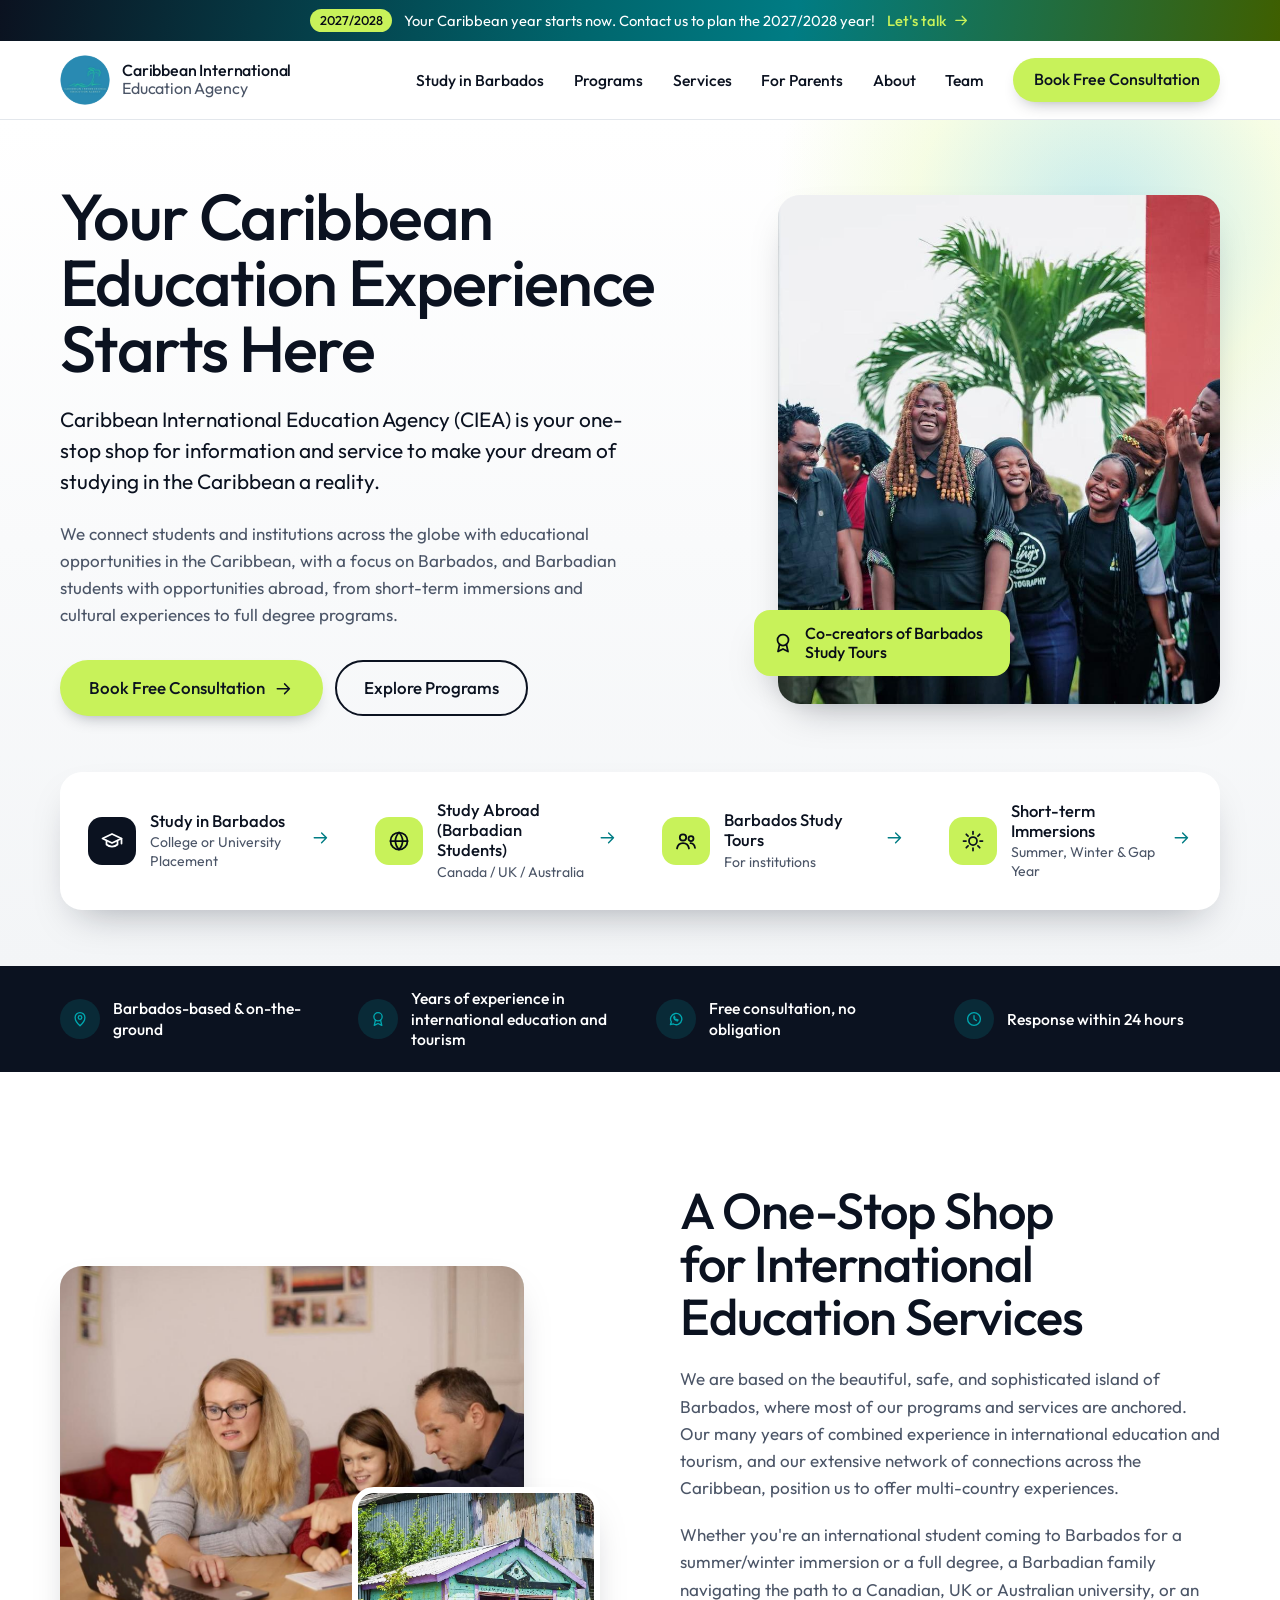
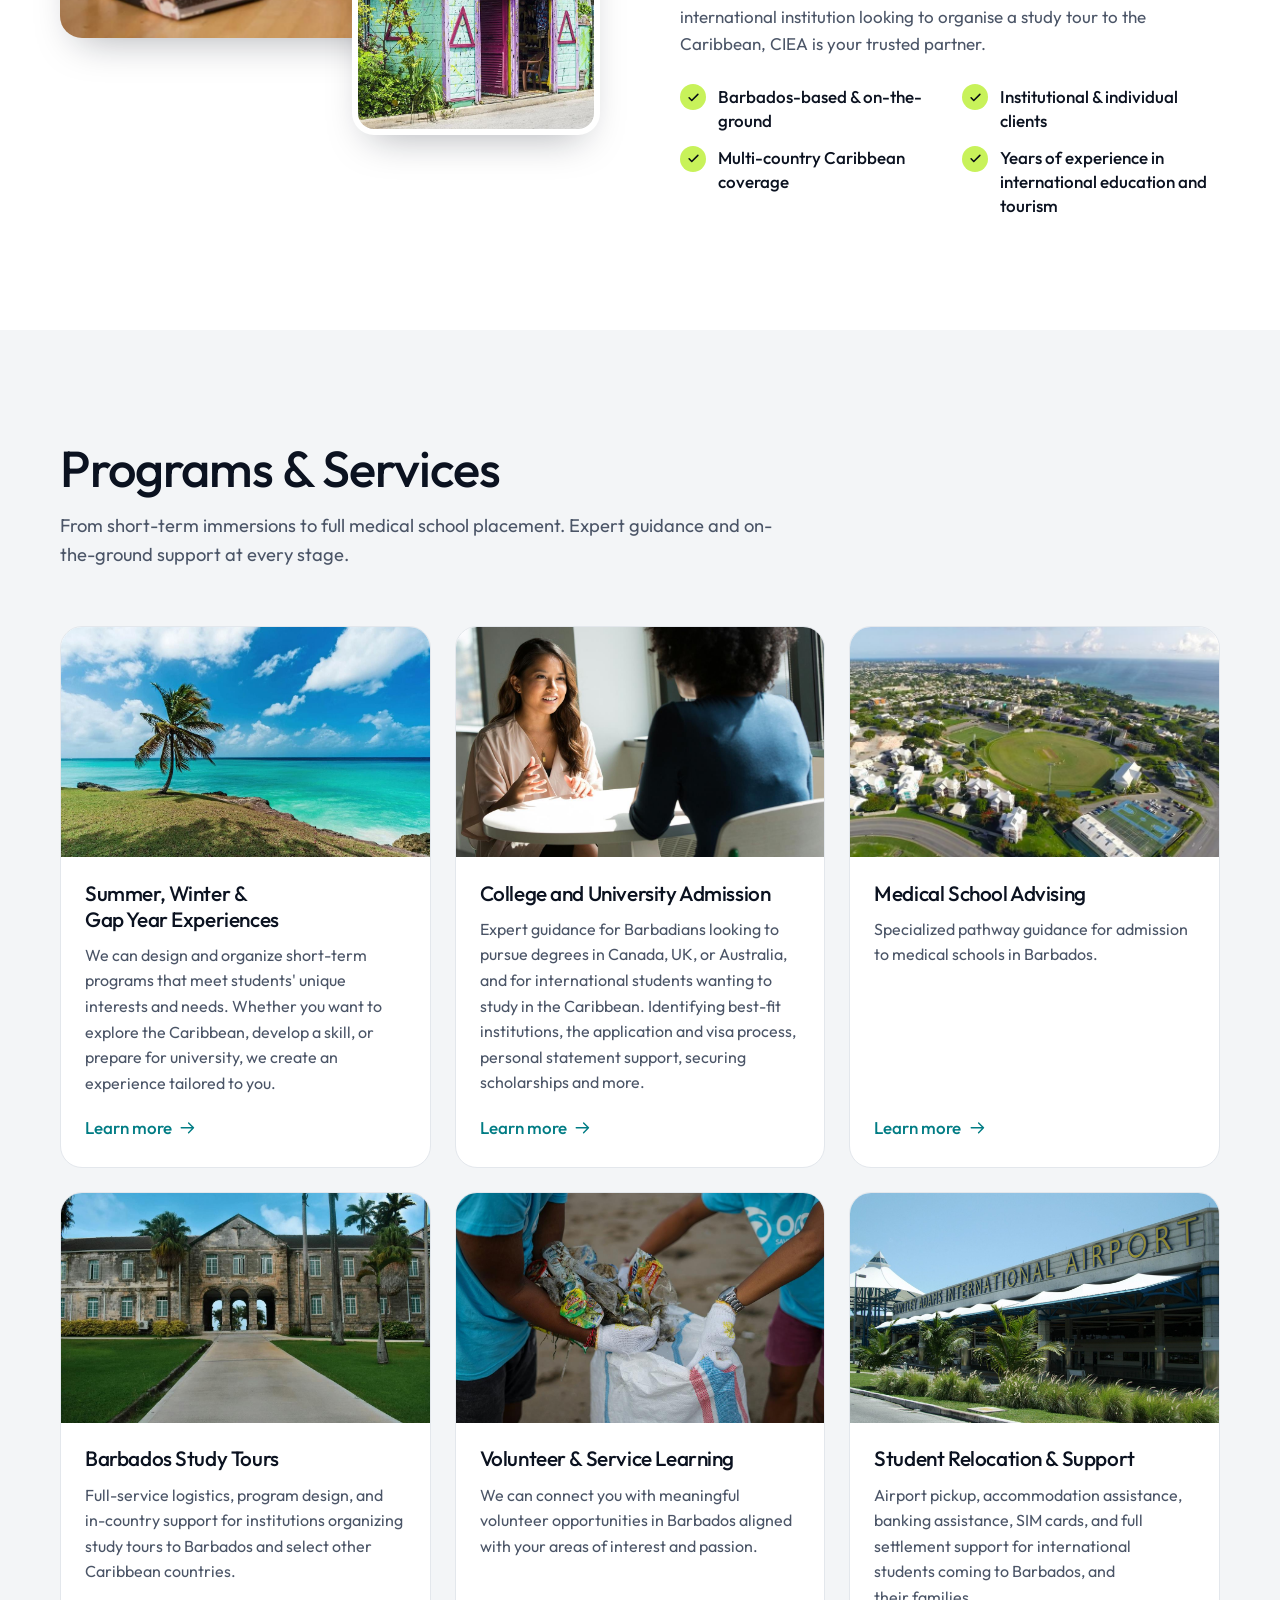
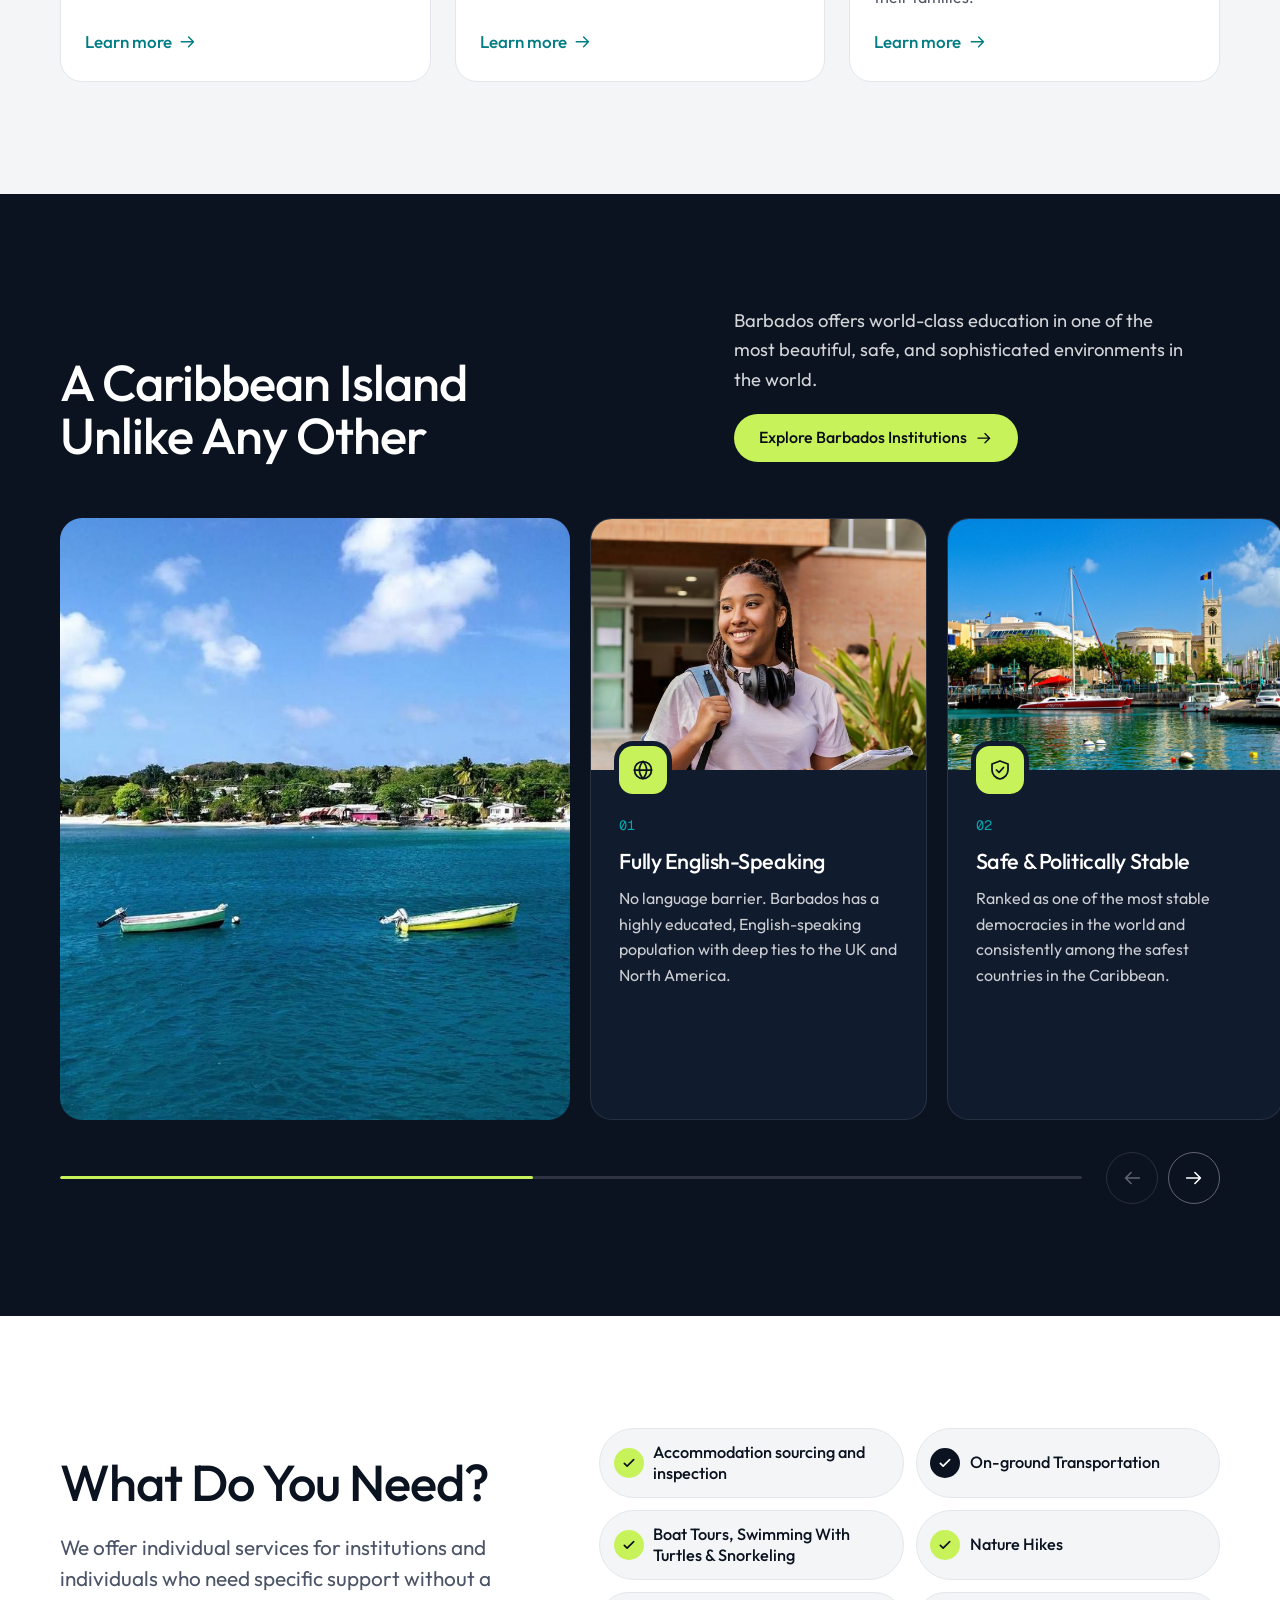
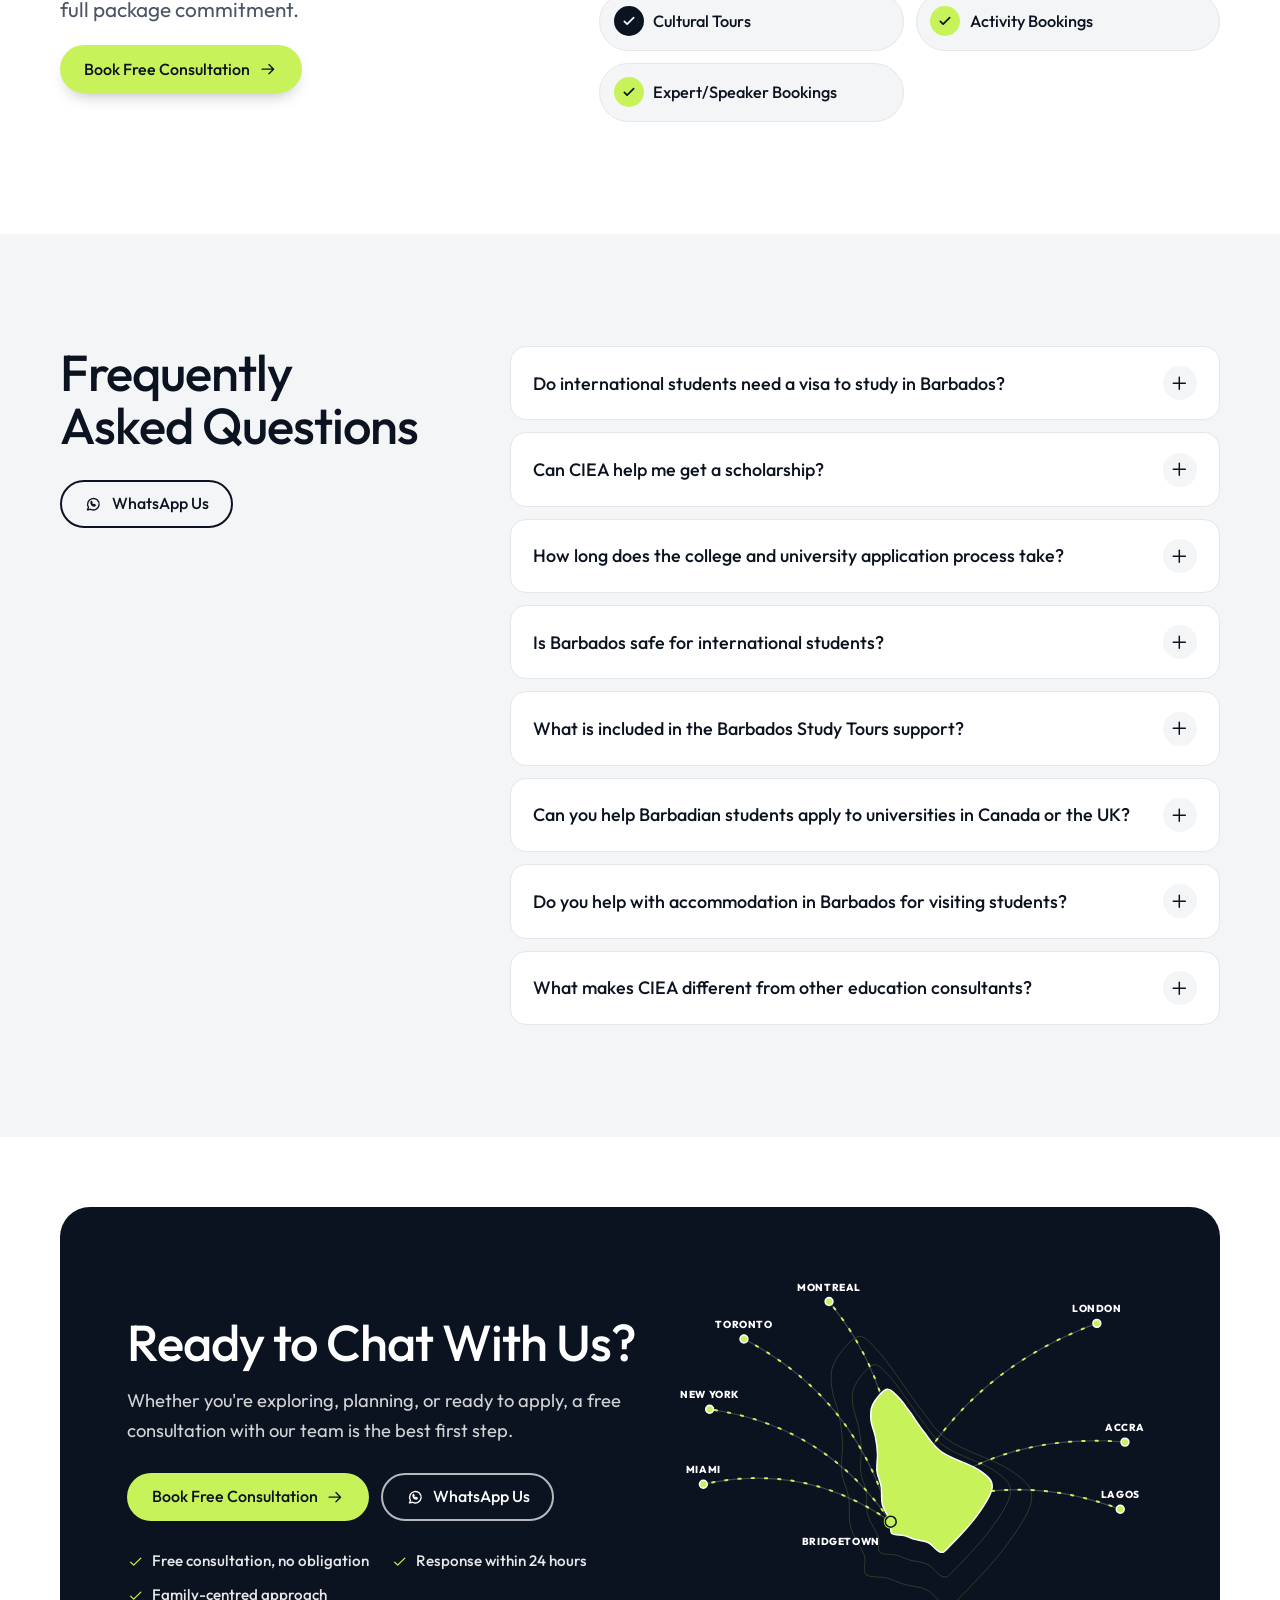
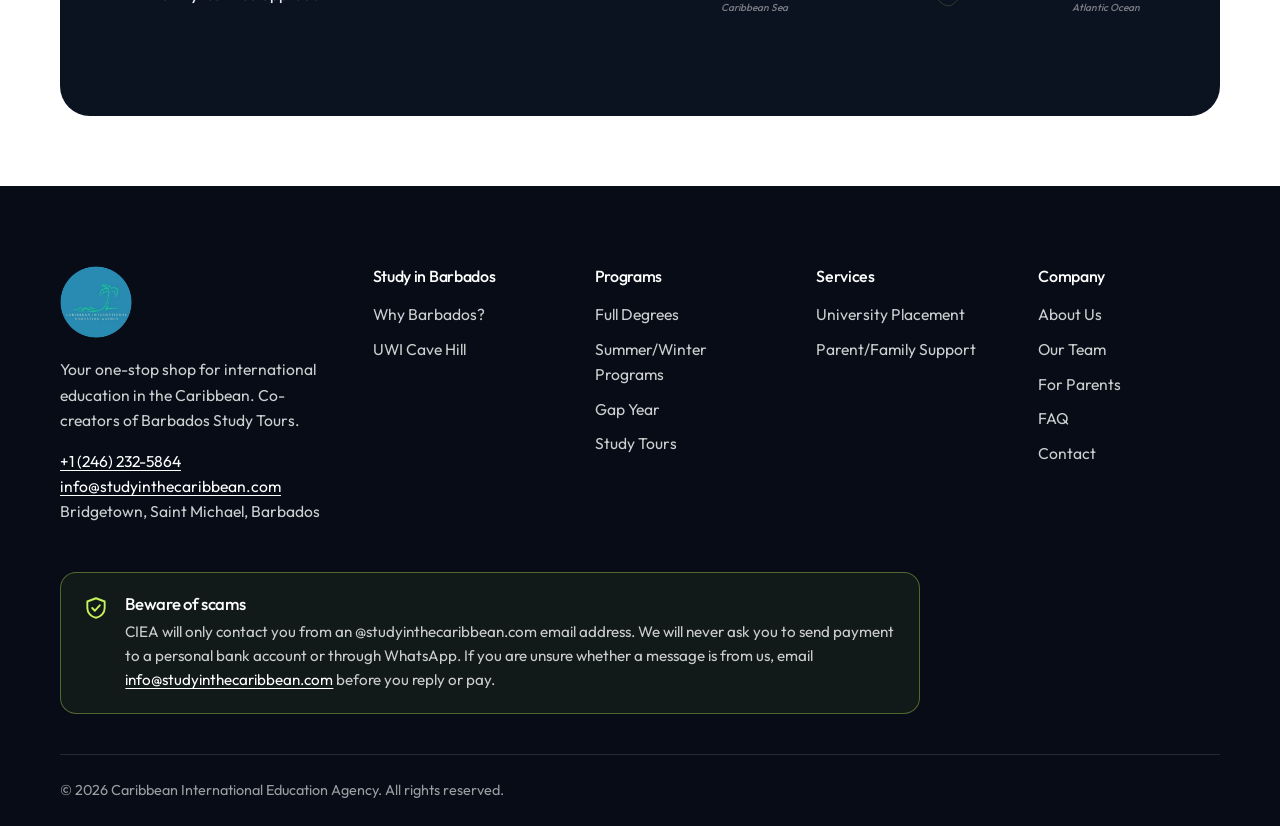
<file: index.html>
<!doctype html>
<html lang="en">
<head>
<meta charset="utf-8">
<meta name="viewport" content="width=device-width, initial-scale=1, viewport-fit=cover">
<title>Caribbean International Education Agency | Study in Barbados</title>
<meta name="description" content="Barbados-based education agency connecting students and institutions with study, summer and degree opportunities in the Caribbean and abroad.">
<meta name="theme-color" content="#0b1220">
<link rel="canonical" href="https://studyinthecaribbean.com/">
<meta property="og:type" content="website">
<meta property="og:site_name" content="Caribbean International Education Agency">
<meta property="og:title" content="Caribbean International Education Agency | Study in Barbados">
<meta property="og:description" content="Barbados-based education agency connecting students and institutions with study, summer and degree opportunities in the Caribbean and abroad.">
<meta property="og:url" content="https://studyinthecaribbean.com/">
<meta property="og:image" content="https://studyinthecaribbean.com/assets/og-image.jpg">
<meta property="og:image:width" content="1200">
<meta property="og:image:height" content="630">
<meta property="og:locale" content="en_GB">
<meta name="twitter:card" content="summary_large_image">
<script type="application/ld+json">{"@context": "https://schema.org", "@graph": [{"@type": "EducationalOrganization", "@id": "https://studyinthecaribbean.com/#org", "name": "Caribbean International Education Agency", "alternateName": "CIEA", "url": "https://studyinthecaribbean.com/", "logo": "https://studyinthecaribbean.com/assets/ciea-logo.png", "image": "https://studyinthecaribbean.com/assets/og-image.jpg", "email": "info@studyinthecaribbean.com", "telephone": "+12462325864", "address": {"@type": "PostalAddress", "addressLocality": "Bridgetown", "addressRegion": "Saint Michael", "addressCountry": "BB"}, "areaServed": ["Barbados", "Caribbean", "Canada", "United Kingdom", "United States", "Africa"]}, {"@type": "FAQPage", "mainEntity": [{"@type": "Question", "name": "Do international students need a visa to study in Barbados?", "acceptedAnswer": {"@type": "Answer", "text": "Most international students require a Student Visa to study in Barbados. Citizens of several countries may enter visa-free initially. We advise on the full visa process."}}, {"@type": "Question", "name": "Can CIEA help me get a scholarship?", "acceptedAnswer": {"@type": "Answer", "text": "We offer dedicated scholarship search support and advice based on our institutional connections. Our team knows what opportunities exist and how to make your application competitive."}}, {"@type": "Question", "name": "How long does the college and university application process take?", "acceptedAnswer": {"@type": "Answer", "text": "Application timelines vary by institution and program. Generally, plan for 3 to 6 months from initial consultation to receiving an offer letter. We recommend starting as early as possible. Contact us to map out your timeline."}}, {"@type": "Question", "name": "Is Barbados safe for international students?", "acceptedAnswer": {"@type": "Answer", "text": "Barbados is consistently ranked as one of the safest destinations in the Caribbean. It has stable governance, low violent crime, excellent healthcare, and a culture that is welcoming toward international visitors and students."}}, {"@type": "Question", "name": "What is included in the Barbados Study Tours support?", "acceptedAnswer": {"@type": "Answer", "text": "We provide end-to-end support: program content aligned with learning outcomes, accommodation, airport pickup, on-ground transportation, cultural and heritage tours, glass-bottom boat tours and snorkeling, nature hikes, activity bookings, and facilitated meetings with or presentations by local officials, academics, and practitioners."}}, {"@type": "Question", "name": "Can you help Barbadian students apply to universities in Canada or the UK?", "acceptedAnswer": {"@type": "Answer", "text": "Yes, this is one of our core services. We guide Barbadian students through the full process: choosing the right school and program, preparing a strong application, understanding visa and study permit requirements, applying for scholarships, and preparing for departure."}}, {"@type": "Question", "name": "Do you help with accommodation in Barbados for visiting students?", "acceptedAnswer": {"@type": "Answer", "text": "Absolutely. We can arrange housing on the local university campus, subject to availability, and connect students with vetted off-campus options that are safe, affordable, and well-located."}}, {"@type": "Question", "name": "What makes CIEA different from other education consultants?", "acceptedAnswer": {"@type": "Answer", "text": "We are based in Barbados. We know the island, its institutions, and its people intimately. We have advisors based in Canada and the UK who have intimate, first-hand knowledge of study in those countries, as well as Australia. We will co-create your Barbados Study Tour with you, providing genuine end-to-end support, not just advice, but on-the-ground logistics, in-country relationships, and ongoing student care."}}]}]}</script>
<link rel="icon" href="assets/ciea-logo.png">
<link rel="preconnect" href="https://fonts.googleapis.com">
<link rel="preconnect" href="https://fonts.gstatic.com" crossorigin>
<link rel="stylesheet" href="https://fonts.googleapis.com/css2?family=Outfit:wght@300..800&family=Geist+Mono:wght@500&display=swap">
<link rel="stylesheet" href="assets/styles.css?v=1af8788d">
</head>
<body>
<svg width="0" height="0" style="position:absolute" aria-hidden="true">
<symbol id="i-check" viewBox="0 0 24 24"><path d="M5 12.5l4.2 4.2L19 7"/></symbol>
<symbol id="i-arrow" viewBox="0 0 24 24"><path d="M4 12h15M13 6l6 6-6 6"/></symbol><symbol id="i-arrow-l" viewBox="0 0 24 24"><path d="M20 12H5M11 6l-6 6 6 6"/></symbol><symbol id="i-shield" viewBox="0 0 24 24"><path d="M12 3l8 3v6c0 4.5-3.4 8.2-8 9-4.6-.8-8-4.5-8-9V6z"/><path d="M8.5 12l2.5 2.5 4.5-5"/></symbol>
<symbol id="i-plus" viewBox="0 0 24 24"><path d="M12 5v14M5 12h14"/></symbol>
<symbol id="i-camera" viewBox="0 0 24 24"><path d="M4 8.5A1.5 1.5 0 0 1 5.5 7h2.2l1.6-2.2h5.4L16.3 7h2.2A1.5 1.5 0 0 1 20 8.5v9a1.5 1.5 0 0 1-1.5 1.5h-13A1.5 1.5 0 0 1 4 17.5z"/><circle cx="12" cy="12.8" r="3.4"/></symbol>
<symbol id="i-menu" viewBox="0 0 24 24"><path d="M4 7h16M4 12h16M4 17h10"/></symbol>
<symbol id="i-close" viewBox="0 0 24 24"><path d="M6 6l12 12M18 6L6 18"/></symbol>
<symbol id="i-chat" viewBox="0 0 24 24"><path d="M4.5 19.5l1.3-3.6A7.5 7.5 0 1 1 8.6 18.6z"/><path d="M9 10.5c.4 1.8 2.3 3.6 4.4 4.1l1.3-1.3-1.8-1-1 .6c-.8-.4-1.5-1.1-1.9-1.9l.6-1-1-1.8z"/></symbol>
<symbol id="i-phone" viewBox="0 0 24 24"><path d="M6.6 3.5h2.6l1.4 4.1-1.9 1.3a11 11 0 0 0 6.4 6.4l1.3-1.9 4.1 1.4v2.6a2 2 0 0 1-2.1 2A16.5 16.5 0 0 1 4.6 5.6a2 2 0 0 1 2-2.1z"/></symbol>
<symbol id="i-mail" viewBox="0 0 24 24"><rect x="3.5" y="5.5" width="17" height="13" rx="1.5"/><path d="M4 6.5l8 6 8-6"/></symbol>
<symbol id="i-pin" viewBox="0 0 24 24"><path d="M12 21s-6.5-5.6-6.5-11a6.5 6.5 0 0 1 13 0c0 5.4-6.5 11-6.5 11z"/><circle cx="12" cy="10" r="2.4"/></symbol>
<symbol id="i-clock" viewBox="0 0 24 24"><circle cx="12" cy="12" r="8.5"/><path d="M12 7.5V12l3 2"/></symbol>
<symbol id="i-cap" viewBox="0 0 24 24"><path d="M2.5 9.5L12 5l9.5 4.5L12 14z"/><path d="M6.5 11.5v4c1.5 1.4 3.4 2 5.5 2s4-.6 5.5-2v-4M21.5 9.5v5"/></symbol>
<symbol id="i-file" viewBox="0 0 24 24"><path d="M14 3.5H7A1.5 1.5 0 0 0 5.5 5v14A1.5 1.5 0 0 0 7 20.5h10a1.5 1.5 0 0 0 1.5-1.5V8z"/><path d="M14 3.5V8h4.5M9 14l2 2 4-4"/></symbol>
<symbol id="i-passport" viewBox="0 0 24 24"><rect x="5.5" y="3" width="13" height="18" rx="1.5"/><circle cx="12" cy="10.5" r="3"/><path d="M9 10.5h6M12 7.5c-1 1.6-1 4.4 0 6M12 7.5c1 1.6 1 4.4 0 6M9 17h6"/></symbol>
<symbol id="i-home" viewBox="0 0 24 24"><path d="M3.5 11L12 4l8.5 7"/><path d="M6 9.5v10h12v-10M10 19.5v-5h4v5"/></symbol>
<symbol id="i-plane" viewBox="0 0 24 24"><path d="M10.5 13.5l-6-2.2 1.3-1.3 7.2.6 4-4c.9-.9 2.3-1.1 2.8-.6s.3 1.9-.6 2.8l-4 4 .6 7.2-1.3 1.3-2.2-6-3 3v2.2l-1.2 1.2-1.3-3.3-3.3-1.3L4.6 16h2.2z"/></symbol>
<symbol id="i-users" viewBox="0 0 24 24"><circle cx="9" cy="8.5" r="3.2"/><path d="M3 19.5c.5-3.3 2.9-5.5 6-5.5s5.5 2.2 6 5.5"/><circle cx="17" cy="9.5" r="2.5"/><path d="M16.5 14.2c2.4.2 4 2 4.5 4.6"/></symbol>
<symbol id="i-steth" viewBox="0 0 24 24"><path d="M6 3.5v5a4 4 0 0 0 8 0v-5"/><path d="M10 12.5v2a5 5 0 0 0 10 0v-1.5"/><circle cx="20" cy="11" r="2"/></symbol>
<symbol id="i-award" viewBox="0 0 24 24"><circle cx="12" cy="9" r="5.5"/><path d="M8.6 13.4L7 20.5l5-2.5 5 2.5-1.6-7.1"/></symbol>
<symbol id="i-globe" viewBox="0 0 24 24"><circle cx="12" cy="12" r="8.5"/><path d="M3.5 12h17M12 3.5c2.4 2.5 3.6 5.3 3.6 8.5s-1.2 6-3.6 8.5c-2.4-2.5-3.6-5.3-3.6-8.5s1.2-6 3.6-8.5z"/></symbol>
<symbol id="i-sun" viewBox="0 0 24 24"><circle cx="12" cy="12" r="4"/><path d="M12 2.5v2.5M12 19v2.5M2.5 12H5M19 12h2.5M5.3 5.3l1.8 1.8M16.9 16.9l1.8 1.8M5.3 18.7l1.8-1.8M16.9 7.1l1.8-1.8"/></symbol>
<symbol id="i-tag" viewBox="0 0 24 24"><path d="M3.5 12.2V4.5a1 1 0 0 1 1-1h7.7l8.3 8.3a1 1 0 0 1 0 1.4l-7.3 7.3a1 1 0 0 1-1.4 0z"/><circle cx="8" cy="8" r="1.6"/></symbol>
</svg>
<a class="skip" href="#main">Skip to content</a>
<a class="promo" href="contact.html"><span class="promo-in"><span class="promo-tag">2027/2028</span><span class="promo-text">Your Caribbean year starts now. Contact us to plan the 2027/2028 year!</span><span class="promo-go">Let's talk <svg class="icon" aria-hidden="true"><use href="#i-arrow"/></svg></span></span></a>
<header class="site-header"><div class="wrap header-inner">
<a class="brand" href="index.html" aria-label="Caribbean International Education Agency, home">
<img src="assets/ciea-logo.png" alt="" width="52" height="52">
<span class="brand-name">Caribbean International<span>Education Agency</span></span></a>
<button class="nav-toggle" aria-expanded="false" aria-controls="site-nav" aria-label="Menu"><svg class="icon i-menu" aria-hidden="true"><use href="#i-menu"/></svg><svg class="icon i-close" hidden aria-hidden="true"><use href="#i-close"/></svg></button>
<nav class="nav" id="site-nav" aria-label="Main"><a href="study-in-barbados.html">Study in Barbados</a><a href="programs.html">Programs</a><a href="services.html">Services</a><a href="about.html#families">For Parents</a><a href="about.html">About</a><a href="team.html">Team</a><a class="btn btn-primary" href="contact.html">Book Free Consultation</a></nav>
</div></header>
<main id="main">

<section class="hero"><div class="wrap hero-grid">
<div class="hero-copy">
<h1>Your Caribbean Education Experience <em>Starts Here</em></h1>
<p class="lede">Caribbean International Education Agency (CIEA) is your one-stop shop for information and service to make your dream of studying in the Caribbean a reality.</p>
<p class="hero-small">We connect students and institutions across the globe with educational opportunities in the Caribbean, with a focus on Barbados, and Barbadian students with opportunities abroad, from short-term immersions and cultural experiences to full degree programs.</p>
<div class="btn-row"><a class="btn btn-primary btn-lg" href="contact.html">Book Free Consultation <svg class="icon" aria-hidden="true"><use href="#i-arrow"/></svg></a><a class="btn btn-line btn-lg" href="programs.html">Explore Programs</a></div>
</div>
<figure class="hero-photo"><div class="ph has-img"><img src="assets/photos/students-laughing.jpg" alt="Students laughing together outdoors" loading="eager" decoding="async"></div><figcaption><svg class="icon" aria-hidden="true"><use href="#i-award"/></svg>Co-creators of Barbados Study Tours</figcaption></figure>
</div>
<div class="wrap"><nav class="route-bar" aria-label="Find your path"><a class="route c-sea" href="study-in-barbados.html"><span class="route-ic"><svg class="icon" aria-hidden="true"><use href="#i-cap"/></svg></span><span class="route-t"><b>Study in Barbados</b><small>College or University Placement</small></span><span class="route-go"><svg class="icon" aria-hidden="true"><use href="#i-arrow"/></svg></span></a><a class="route c-sun" href="services.html#placement"><span class="route-ic"><svg class="icon" aria-hidden="true"><use href="#i-globe"/></svg></span><span class="route-t"><b>Study Abroad (Barbadian Students)</b><small>Canada / UK / Australia</small></span><span class="route-go"><svg class="icon" aria-hidden="true"><use href="#i-arrow"/></svg></span></a><a class="route c-palm" href="programs.html#study-tours"><span class="route-ic"><svg class="icon" aria-hidden="true"><use href="#i-users"/></svg></span><span class="route-t"><b>Barbados Study Tours</b><small>For institutions</small></span><span class="route-go"><svg class="icon" aria-hidden="true"><use href="#i-arrow"/></svg></span></a><a class="route c-flame" href="programs.html#gap-year"><span class="route-ic"><svg class="icon" aria-hidden="true"><use href="#i-sun"/></svg></span><span class="route-t"><b>Short-term Immersions</b><small>Summer, Winter &amp; Gap Year</small></span><span class="route-go"><svg class="icon" aria-hidden="true"><use href="#i-arrow"/></svg></span></a></nav></div>
</section>

<section class="trust-band" aria-label="Why families trust CIEA"><div class="wrap"><ul class="trust-strip"><li><span class="ts-ic"><svg class="icon" aria-hidden="true"><use href="#i-pin"/></svg></span>Barbados-based &amp; on-the-ground</li><li><span class="ts-ic"><svg class="icon" aria-hidden="true"><use href="#i-award"/></svg></span>Years of experience in international education and tourism</li><li><span class="ts-ic"><svg class="icon" aria-hidden="true"><use href="#i-chat"/></svg></span>Free consultation, no obligation</li><li><span class="ts-ic"><svg class="icon" aria-hidden="true"><use href="#i-clock"/></svg></span>Response within 24 hours</li></ul></div></section>

<section class="section" aria-labelledby="who-h"><div class="wrap split">
<div class="who-photos"><figure class="photo who-a"><div class="ph has-img"><img src="assets/photos/family-planning.jpg" alt="A family planning together at a laptop" loading="lazy" decoding="async"></div></figure><figure class="photo who-b"><div class="ph has-img"><img src="assets/photos/chattel-house.jpg" alt="A colourful Barbadian chattel house" loading="eager" decoding="async"></div></figure></div>
<div class="stack">

<h2 id="who-h">A One-Stop Shop for International Education Services</h2>
<p>We are based on the beautiful, safe, and sophisticated island of Barbados, where most of our programs and services are anchored. Our many years of combined experience in international education and tourism, and our extensive network of connections across the Caribbean, position us to offer multi-country experiences.</p>
<p>Whether you're an international student coming to Barbados for a summer/winter immersion or a full degree, a Barbadian family navigating the path to a Canadian, UK or Australian university, or an international institution looking to organise a study tour to the Caribbean, CIEA is your trusted partner.</p>
<ul class="checks two"><li><span class="tick"><svg class="icon" aria-hidden="true"><use href="#i-check"/></svg></span><span>Barbados-based &amp; on-the-ground</span></li><li><span class="tick"><svg class="icon" aria-hidden="true"><use href="#i-check"/></svg></span><span>Institutional &amp; individual clients</span></li><li><span class="tick"><svg class="icon" aria-hidden="true"><use href="#i-check"/></svg></span><span>Multi-country Caribbean coverage</span></li><li><span class="tick"><svg class="icon" aria-hidden="true"><use href="#i-check"/></svg></span><span>Years of experience in international education and tourism</span></li></ul>
</div></div></section>

<section class="section bg-mist" id="programs" aria-labelledby="prog-h"><div class="wrap">
<div class="head"><h2 id="prog-h">Programs &amp; Services</h2><p>From short-term immersions to full medical school placement. Expert guidance and on-the-ground support at every stage.</p></div>
<div class="sheet"><article class="prog c-sun"><div class="ph has-img"><img src="assets/photos/palm-cliff-coast.jpg" alt="A palm tree on a cliff above the Barbados coast" loading="lazy" decoding="async"></div><div class="prog-body"><h3><a href="programs.html#gap-year">Summer, Winter &amp; Gap Year Experiences</a></h3><p>We can design and organize short-term programs that meet students' unique interests and needs. Whether you want to explore the Caribbean, develop a skill, or prepare for university, we create an experience tailored to you.</p><span class="more" aria-hidden="true">Learn more <svg class="icon" aria-hidden="true"><use href="#i-arrow"/></svg></span></div></article><article class="prog c-sea"><div class="ph has-img"><img src="assets/photos/advisor-meeting.jpg" alt="An advisor talking with a student at a table by a sunny window" loading="lazy" decoding="async"></div><div class="prog-body"><h3><a href="services.html#placement">College and University Admission</a></h3><p>Expert guidance for Barbadians looking to pursue degrees in Canada, UK, or Australia, and for international students wanting to study in the Caribbean. Identifying best-fit institutions, the application and visa process, personal statement support, securing scholarships and more.</p><span class="more" aria-hidden="true">Learn more <svg class="icon" aria-hidden="true"><use href="#i-arrow"/></svg></span></div></article><article class="prog c-hib"><div class="ph has-img"><img src="assets/photos/uwi-cave-hill.jpg" alt="Aerial view of the UWI Cave Hill campus above the west coast" loading="lazy" decoding="async"></div><div class="prog-body"><h3><a href="study-in-barbados.html#institutions">Medical School Advising</a></h3><p>Specialized pathway guidance for admission to medical schools in Barbados.</p><span class="more" aria-hidden="true">Learn more <svg class="icon" aria-hidden="true"><use href="#i-arrow"/></svg></span></div></article><article class="prog c-palm"><div class="ph has-img"><img src="assets/photos/codrington-college.jpg" alt="Codrington College, Barbados" loading="lazy" decoding="async"></div><div class="prog-body"><h3><a href="programs.html#study-tours">Barbados Study Tours</a></h3><p>Full-service logistics, program design, and in-country support for institutions organizing study tours to Barbados and select other Caribbean countries.</p><span class="more" aria-hidden="true">Learn more <svg class="icon" aria-hidden="true"><use href="#i-arrow"/></svg></span></div></article><article class="prog c-flame"><div class="ph has-img"><img src="assets/photos/beach-cleanup.jpg" alt="Volunteers in gloves collecting plastic from a beach" loading="lazy" decoding="async"></div><div class="prog-body"><h3><a href="programs.html#volunteer">Volunteer &amp; Service Learning</a></h3><p>We can connect you with meaningful volunteer opportunities in Barbados aligned with your areas of interest and passion.</p><span class="more" aria-hidden="true">Learn more <svg class="icon" aria-hidden="true"><use href="#i-arrow"/></svg></span></div></article><article class="prog c-sun"><div class="ph has-img"><img src="assets/photos/airport.jpg" alt="Grantley Adams International Airport in Barbados" loading="lazy" decoding="async"></div><div class="prog-body"><h3><a href="services.html#arrival">Student Relocation &amp; Support</a></h3><p>Airport pickup, accommodation assistance, banking assistance, SIM cards, and full settlement support for international students coming to Barbados, and their families.</p><span class="more" aria-hidden="true">Learn more <svg class="icon" aria-hidden="true"><use href="#i-arrow"/></svg></span></div></article></div>
</div></section>

<section class="section band-deep why" aria-labelledby="why-h">
<div class="wrap why-head">
<div class="stack">
<h2 id="why-h">A Caribbean Island Unlike Any Other</h2></div>
<div class="stack why-intro"><p>Barbados offers world-class education in one of the most beautiful, safe, and sophisticated environments in the world.</p>
<div><a class="btn btn-sun" href="study-in-barbados.html#institutions">Explore Barbados Institutions <svg class="icon" aria-hidden="true"><use href="#i-arrow"/></svg></a></div></div>
</div>
<div class="carousel" data-carousel>
<ul class="why-track" tabindex="0" aria-label="Reasons to choose Barbados">
<li class="why-photo"><figure class="photo "><div class="ph has-img"><img src="assets/photos/west-coast-boats.jpg" alt="Boats moored off the Barbados coast" loading="lazy" decoding="async"></div></figure></li>
<li class="why-card"><div class="why-img"><img src="assets/photos/why-student.jpg" alt="A smiling student with a backpack and notebook outside a campus building" loading="lazy" decoding="async" style="object-position:50% 30%"></div><div class="why-body"><span class="why-ic"><svg class="icon" aria-hidden="true"><use href="#i-globe"/></svg></span><span class="why-n">01</span><h3>Fully English-Speaking</h3><p>No language barrier. Barbados has a highly educated, English-speaking population with deep ties to the UK and North America.</p></div></li><li class="why-card"><div class="why-img"><img src="assets/photos/why-bridgetown.jpg" alt="The Careenage and Parliament Buildings in Bridgetown under a blue sky" loading="lazy" decoding="async" style="object-position:50% 50%"></div><div class="why-body"><span class="why-ic"><svg class="icon" aria-hidden="true"><use href="#i-shield"/></svg></span><span class="why-n">02</span><h3>Safe &amp; Politically Stable</h3><p>Ranked as one of the most stable democracies in the world and consistently among the safest countries in the Caribbean.</p></div></li><li class="why-card"><div class="why-img"><img src="assets/photos/why-beach.jpg" alt="A palm tree leaning over a white sand beach and turquoise sea" loading="lazy" decoding="async" style="object-position:50% 50%"></div><div class="why-body"><span class="why-ic"><svg class="icon" aria-hidden="true"><use href="#i-sun"/></svg></span><span class="why-n">03</span><h3>Year-round Sunshine</h3><p>Averaging <span class="fig">28&deg;C</span> year-round. Stunning beaches, a vibrant social scene, and an outdoor lifestyle that supports student wellbeing and unique experiences.</p></div></li><li class="why-card"><div class="why-img"><img src="assets/photos/why-healthcare.jpg" alt="A nurse checking a patient's blood pressure" loading="lazy" decoding="async" style="object-position:50% 30%"></div><div class="why-body"><span class="why-ic"><svg class="icon" aria-hidden="true"><use href="#i-steth"/></svg></span><span class="why-n">04</span><h3>Excellent Healthcare</h3><p>The Queen Elizabeth Hospital provides public health care and several state of the art private clinics ensure students have access to quality medical care.</p></div></li><li class="why-card"><div class="why-img"><img src="assets/photos/why-bathsheba.jpg" alt="Palm trees framing the rock formations at Bathsheba on the east coast" loading="lazy" decoding="async" style="object-position:50% 65%"></div><div class="why-body"><span class="why-ic"><svg class="icon" aria-hidden="true"><use href="#i-tag"/></svg></span><span class="why-n">05</span><h3>Affordable Tuition</h3><p>Tuition costs are significantly lower than equivalent programs in North America or the UK, without sacrificing quality.</p></div></li><li class="why-card"><div class="why-img"><img src="assets/photos/why-lecture.jpg" alt="Students in a modern university lecture hall" loading="lazy" decoding="async" style="object-position:50% 50%"></div><div class="why-body"><span class="why-ic"><svg class="icon" aria-hidden="true"><use href="#i-cap"/></svg></span><span class="why-n">06</span><h3>World-Class Institutions</h3><p>Home to The Cave Hill Campus of The University of the West Indies, an internationally accredited, highly ranked institution, offering undergraduate and postgraduate degrees across seven faculties. Also home to several accredited off-shore medical schools.</p></div></li>
</ul>
<div class="wrap carousel-foot">
<div class="carousel-bar" aria-hidden="true"><span></span></div>
<div class="carousel-btns"><button class="carousel-btn" type="button" data-dir="-1" aria-label="Previous reasons"><svg class="icon" aria-hidden="true"><use href="#i-arrow-l"/></svg></button><button class="carousel-btn" type="button" data-dir="1" aria-label="Next reasons"><svg class="icon" aria-hidden="true"><use href="#i-arrow"/></svg></button></div>
</div>
</div>
</section>

<section class="section" id="one-service" aria-labelledby="one-h"><div class="wrap one-service">
<div class="stack"><h2 id="one-h">What Do You Need?</h2>
<p class="lede">We offer individual services for institutions and individuals who need specific support without a full package commitment.</p>
<div><a class="btn btn-primary" href="contact.html">Book Free Consultation <svg class="icon" aria-hidden="true"><use href="#i-arrow"/></svg></a></div></div>
<ul class="tags"><li class="tag"><span class="dot"><svg class="icon" aria-hidden="true"><use href="#i-check"/></svg></span>Accommodation sourcing and inspection</li><li class="tag"><span class="dot"><svg class="icon" aria-hidden="true"><use href="#i-check"/></svg></span>On-ground Transportation</li><li class="tag"><span class="dot"><svg class="icon" aria-hidden="true"><use href="#i-check"/></svg></span>Boat Tours, Swimming With Turtles &amp; Snorkeling</li><li class="tag"><span class="dot"><svg class="icon" aria-hidden="true"><use href="#i-check"/></svg></span>Nature Hikes</li><li class="tag"><span class="dot"><svg class="icon" aria-hidden="true"><use href="#i-check"/></svg></span>Cultural Tours</li><li class="tag"><span class="dot"><svg class="icon" aria-hidden="true"><use href="#i-check"/></svg></span>Activity Bookings</li><li class="tag"><span class="dot"><svg class="icon" aria-hidden="true"><use href="#i-check"/></svg></span>Expert/Speaker Bookings</li></ul>
</div></section>

<section class="section bg-mist" id="faq" aria-labelledby="faq-h"><div class="wrap faq-layout">
<div class="head"><h2 id="faq-h">Frequently Asked Questions</h2>
<div><a class="btn btn-line" href="https://wa.me/12462325864" target="_blank" rel="noopener"><svg class="icon" aria-hidden="true"><use href="#i-chat"/></svg>WhatsApp Us</a></div></div>
<div class="faq"><details><summary>Do international students need a visa to study in Barbados?<span class="pm"><svg class="icon" aria-hidden="true"><use href="#i-plus"/></svg></span></summary><div class="answer"><p>Most international students require a Student Visa to study in Barbados. Citizens of several countries may enter visa-free initially. We advise on the full visa process.</p></div></details><details><summary>Can CIEA help me get a scholarship?<span class="pm"><svg class="icon" aria-hidden="true"><use href="#i-plus"/></svg></span></summary><div class="answer"><p>We offer dedicated scholarship search support and advice based on our institutional connections. Our team knows what opportunities exist and how to make your application competitive.</p></div></details><details><summary>How long does the college and university application process take?<span class="pm"><svg class="icon" aria-hidden="true"><use href="#i-plus"/></svg></span></summary><div class="answer"><p>Application timelines vary by institution and program. Generally, plan for 3 to 6 months from initial consultation to receiving an offer letter. We recommend starting as early as possible. Contact us to map out your timeline.</p></div></details><details><summary>Is Barbados safe for international students?<span class="pm"><svg class="icon" aria-hidden="true"><use href="#i-plus"/></svg></span></summary><div class="answer"><p>Barbados is consistently ranked as one of the safest destinations in the Caribbean. It has stable governance, low violent crime, excellent healthcare, and a culture that is welcoming toward international visitors and students.</p></div></details><details><summary>What is included in the Barbados Study Tours support?<span class="pm"><svg class="icon" aria-hidden="true"><use href="#i-plus"/></svg></span></summary><div class="answer"><p>We provide end-to-end support: program content aligned with learning outcomes, accommodation, airport pickup, on-ground transportation, cultural and heritage tours, glass-bottom boat tours and snorkeling, nature hikes, activity bookings, and facilitated meetings with or presentations by local officials, academics, and practitioners.</p></div></details><details><summary>Can you help Barbadian students apply to universities in Canada or the UK?<span class="pm"><svg class="icon" aria-hidden="true"><use href="#i-plus"/></svg></span></summary><div class="answer"><p>Yes, this is one of our core services. We guide Barbadian students through the full process: choosing the right school and program, preparing a strong application, understanding visa and study permit requirements, applying for scholarships, and preparing for departure.</p></div></details><details><summary>Do you help with accommodation in Barbados for visiting students?<span class="pm"><svg class="icon" aria-hidden="true"><use href="#i-plus"/></svg></span></summary><div class="answer"><p>Absolutely. We can arrange housing on the local university campus, subject to availability, and connect students with vetted off-campus options that are safe, affordable, and well-located.</p></div></details><details><summary>What makes CIEA different from other education consultants?<span class="pm"><svg class="icon" aria-hidden="true"><use href="#i-plus"/></svg></span></summary><div class="answer"><p>We are based in Barbados. We know the island, its institutions, and its people intimately. We have advisors based in Canada and the UK who have intimate, first-hand knowledge of study in those countries, as well as Australia. We will co-create your Barbados Study Tour with you, providing genuine end-to-end support, not just advice, but on-the-ground logistics, in-country relationships, and ongoing student care.</p></div></details></div>
</div></section>

<section class="envelope-section" aria-labelledby="env-h"><div class="wrap">
<div class="envelope">
<div class="body"><h2 id="env-h">Ready to Chat With Us?</h2><p>Whether you're exploring, planning, or ready to apply, a free consultation with our team is the best first step.</p>
<div class="btn-row"><a class="btn btn-primary" href="contact.html">Book Free Consultation <svg class="icon" aria-hidden="true"><use href="#i-arrow"/></svg></a>
<a class="btn btn-line-light" href="https://wa.me/12462325864" target="_blank" rel="noopener"><svg class="icon" aria-hidden="true"><use href="#i-chat"/></svg>WhatsApp Us</a></div><ul class="trust"><li><svg class="icon" aria-hidden="true"><use href="#i-check"/></svg>Free consultation, no obligation</li><li><svg class="icon" aria-hidden="true"><use href="#i-check"/></svg>Response within 24 hours</li><li><svg class="icon" aria-hidden="true"><use href="#i-check"/></svg>Family-centred approach</li></ul></div>
<div class="routes"><svg viewBox="0 0 620 470" role="img" aria-label="Map of Barbados with direct flight routes from Bridgetown to London, Toronto, Montreal, New York, Miami, Lagos and Accra">
<g><path class="contour" d="M220.7 151.0 C213.0 153.2 200.2 169.7 195.5 178.8 C190.9 187.9 191.8 196.2 192.6 205.6 C193.4 215.1 198.4 225.5 200.4 235.4 C202.3 245.3 203.8 254.9 204.2 265.2 C204.7 275.5 202.2 287.1 203.3 297.0 C204.4 306.9 209.4 314.9 211.0 324.8 C212.6 334.7 210.2 346.3 213.0 356.6 C215.7 366.8 224.7 377.9 227.5 386.4 C230.2 394.8 225.4 403.1 229.4 407.2 C233.4 411.3 244.7 409.4 251.6 411.2 C258.6 413.0 263.7 416.0 271.0 418.1 C278.2 420.3 287.6 420.3 295.2 424.1 C302.7 427.9 310.0 440.1 316.4 441.0 C322.9 441.8 322.9 440.1 333.9 429.1 C344.8 418.0 369.8 391.8 382.2 374.4 C394.6 357.1 407.8 338.0 408.3 324.8 C408.8 311.5 399.9 305.3 385.1 295.0 C370.3 284.7 335.6 274.5 319.3 263.2 C303.1 252.0 297.1 239.6 287.4 227.5 C277.8 215.4 268.9 201.0 261.3 190.7 C253.7 180.5 248.7 172.5 242.0 165.9 C235.2 159.3 228.4 148.9 220.7 151.0 Z" transform="translate(336 250) scale(0.9359999999999999) translate(-300 -295)" vector-effect="non-scaling-stroke"/><path class="contour" d="M220.7 151.0 C213.0 153.2 200.2 169.7 195.5 178.8 C190.9 187.9 191.8 196.2 192.6 205.6 C193.4 215.1 198.4 225.5 200.4 235.4 C202.3 245.3 203.8 254.9 204.2 265.2 C204.7 275.5 202.2 287.1 203.3 297.0 C204.4 306.9 209.4 314.9 211.0 324.8 C212.6 334.7 210.2 346.3 213.0 356.6 C215.7 366.8 224.7 377.9 227.5 386.4 C230.2 394.8 225.4 403.1 229.4 407.2 C233.4 411.3 244.7 409.4 251.6 411.2 C258.6 413.0 263.7 416.0 271.0 418.1 C278.2 420.3 287.6 420.3 295.2 424.1 C302.7 427.9 310.0 440.1 316.4 441.0 C322.9 441.8 322.9 440.1 333.9 429.1 C344.8 418.0 369.8 391.8 382.2 374.4 C394.6 357.1 407.8 338.0 408.3 324.8 C408.8 311.5 399.9 305.3 385.1 295.0 C370.3 284.7 335.6 274.5 319.3 263.2 C303.1 252.0 297.1 239.6 287.4 227.5 C277.8 215.4 268.9 201.0 261.3 190.7 C253.7 180.5 248.7 172.5 242.0 165.9 C235.2 159.3 228.4 148.9 220.7 151.0 Z" transform="translate(336 250) scale(1.188) translate(-300 -295)" vector-effect="non-scaling-stroke"/></g><path class="arc" d="M284 316 Q306 158 205 34"/><path class="flow out" d="M284 316 Q306 158 205 34"/><path class="arc" d="M284 316 Q241 158 96 82"/><path class="flow in" d="M284 316 Q241 158 96 82"/><path class="arc" d="M284 316 Q200 193 52 172"/><path class="flow out" d="M284 316 Q200 193 52 172"/><path class="arc" d="M284 316 Q174 239 44 268"/><path class="flow in" d="M284 316 Q174 239 44 268"/><path class="arc" d="M284 316 Q360 131 548 62"/><path class="flow out" d="M284 316 Q360 131 548 62"/><path class="arc" d="M284 316 Q412 199 584 214"/><path class="flow in" d="M284 316 Q412 199 584 214"/><path class="arc" d="M284 316 Q427 243 578 300"/><path class="flow out" d="M284 316 Q427 243 578 300"/><path class="island" d="M220.7 151.0 C213.0 153.2 200.2 169.7 195.5 178.8 C190.9 187.9 191.8 196.2 192.6 205.6 C193.4 215.1 198.4 225.5 200.4 235.4 C202.3 245.3 203.8 254.9 204.2 265.2 C204.7 275.5 202.2 287.1 203.3 297.0 C204.4 306.9 209.4 314.9 211.0 324.8 C212.6 334.7 210.2 346.3 213.0 356.6 C215.7 366.8 224.7 377.9 227.5 386.4 C230.2 394.8 225.4 403.1 229.4 407.2 C233.4 411.3 244.7 409.4 251.6 411.2 C258.6 413.0 263.7 416.0 271.0 418.1 C278.2 420.3 287.6 420.3 295.2 424.1 C302.7 427.9 310.0 440.1 316.4 441.0 C322.9 441.8 322.9 440.1 333.9 429.1 C344.8 418.0 369.8 391.8 382.2 374.4 C394.6 357.1 407.8 338.0 408.3 324.8 C408.8 311.5 399.9 305.3 385.1 295.0 C370.3 284.7 335.6 274.5 319.3 263.2 C303.1 252.0 297.1 239.6 287.4 227.5 C277.8 215.4 268.9 201.0 261.3 190.7 C253.7 180.5 248.7 172.5 242.0 165.9 C235.2 159.3 228.4 148.9 220.7 151.0 Z" transform="translate(336 250) scale(0.72) translate(-300 -295)" vector-effect="non-scaling-stroke"/><path class="coast" d="M220.7 151.0 C213.0 153.2 200.2 169.7 195.5 178.8 C190.9 187.9 191.8 196.2 192.6 205.6 C193.4 215.1 198.4 225.5 200.4 235.4 C202.3 245.3 203.8 254.9 204.2 265.2 C204.7 275.5 202.2 287.1 203.3 297.0 C204.4 306.9 209.4 314.9 211.0 324.8 C212.6 334.7 210.2 346.3 213.0 356.6 C215.7 366.8 224.7 377.9 227.5 386.4 C230.2 394.8 225.4 403.1 229.4 407.2 C233.4 411.3 244.7 409.4 251.6 411.2 C258.6 413.0 263.7 416.0 271.0 418.1 C278.2 420.3 287.6 420.3 295.2 424.1 C302.7 427.9 310.0 440.1 316.4 441.0 C322.9 441.8 322.9 440.1 333.9 429.1 C344.8 418.0 369.8 391.8 382.2 374.4 C394.6 357.1 407.8 338.0 408.3 324.8 C408.8 311.5 399.9 305.3 385.1 295.0 C370.3 284.7 335.6 274.5 319.3 263.2 C303.1 252.0 297.1 239.6 287.4 227.5 C277.8 215.4 268.9 201.0 261.3 190.7 C253.7 180.5 248.7 172.5 242.0 165.9 C235.2 159.3 228.4 148.9 220.7 151.0 Z" transform="translate(336 250) scale(0.72) translate(-300 -295)" vector-effect="non-scaling-stroke"/><g class="city"><circle cx="205" cy="34" r="5"/><text x="205" y="20" text-anchor="middle">MONTREAL</text></g><g class="city"><circle cx="96" cy="82" r="5"/><text x="96" y="68" text-anchor="middle">TORONTO</text></g><g class="city"><circle cx="52" cy="172" r="5"/><text x="52" y="158" text-anchor="middle">NEW YORK</text></g><g class="city"><circle cx="44" cy="268" r="5"/><text x="44" y="254" text-anchor="middle">MIAMI</text></g><g class="city"><circle cx="548" cy="62" r="5"/><text x="548" y="48" text-anchor="middle">LONDON</text></g><g class="city"><circle cx="584" cy="214" r="5"/><text x="584" y="200" text-anchor="middle">ACCRA</text></g><g class="city"><circle cx="578" cy="300" r="5"/><text x="578" y="286" text-anchor="middle">LAGOS</text></g>
<circle class="home-ring" cx="284" cy="316" r="8"/><circle class="home-dot" cx="284" cy="316" r="7"/>
<text class="sea-label" x="560" y="430" text-anchor="middle">Atlantic Ocean</text><text class="sea-label" x="110" y="430" text-anchor="middle">Caribbean Sea</text>
<text class="home-label" x="270" y="346" text-anchor="end">BRIDGETOWN</text>
</svg></div>
</div></div></section>
</main>
<footer class="site-footer"><div class="wrap">
<div class="foot-grid">
<div class="foot-brand"><img src="assets/ciea-logo.png" alt="Caribbean International Education Agency logo" width="84" height="84">
<p>Your one-stop shop for international education in the Caribbean. Co-creators of Barbados Study Tours.</p>
<p><a href="https://wa.me/12462325864" target="_blank" rel="noopener">+1 (246) 232-5864</a><br><a href="mailto:info@studyinthecaribbean.com">info@studyinthecaribbean.com</a><br>Bridgetown, Saint Michael, Barbados</p></div>
<div class="foot-col"><h3>Study in Barbados</h3><ul>
<li><a href="study-in-barbados.html#why">Why Barbados?</a></li><li><a href="study-in-barbados.html#uwi">UWI Cave Hill</a></li>
</ul></div>
<div class="foot-col"><h3>Programs</h3><ul>
<li><a href="programs.html#full-degrees">Full Degrees</a></li><li><a href="programs.html#summer-camps">Summer/Winter Programs</a></li><li><a href="programs.html#gap-year">Gap Year</a></li>
<li><a href="programs.html#study-tours">Study Tours</a></li></ul></div>
<div class="foot-col"><h3>Services</h3><ul>
<li><a href="services.html#placement">University Placement</a></li>
<li><a href="services.html#family">Parent/Family Support</a></li></ul></div>
<div class="foot-col"><h3>Company</h3><ul>
<li><a href="about.html">About Us</a></li><li><a href="team.html">Our Team</a></li><li><a href="about.html#families">For Parents</a></li>
<li><a href="index.html#faq">FAQ</a></li><li><a href="contact.html">Contact</a></li></ul></div>
</div>
<aside class="foot-notice" aria-labelledby="scam-h"><svg class="icon" aria-hidden="true"><use href="#i-shield"/></svg><div><h3 id="scam-h">Beware of scams</h3><p>CIEA will only contact you from an @studyinthecaribbean.com email address. We will never ask you to send payment to a personal bank account or through WhatsApp. If you are unsure whether a message is from us, email <a href="mailto:info@studyinthecaribbean.com">info@studyinthecaribbean.com</a> before you reply or pay.</p></div></aside>
<div class="foot-base"><span>&copy; 2026 Caribbean International Education Agency. All rights reserved.</span></div>
</div></footer>
<script src="assets/site.js?v=1af8788d"></script>
</body>
</html>
</file>
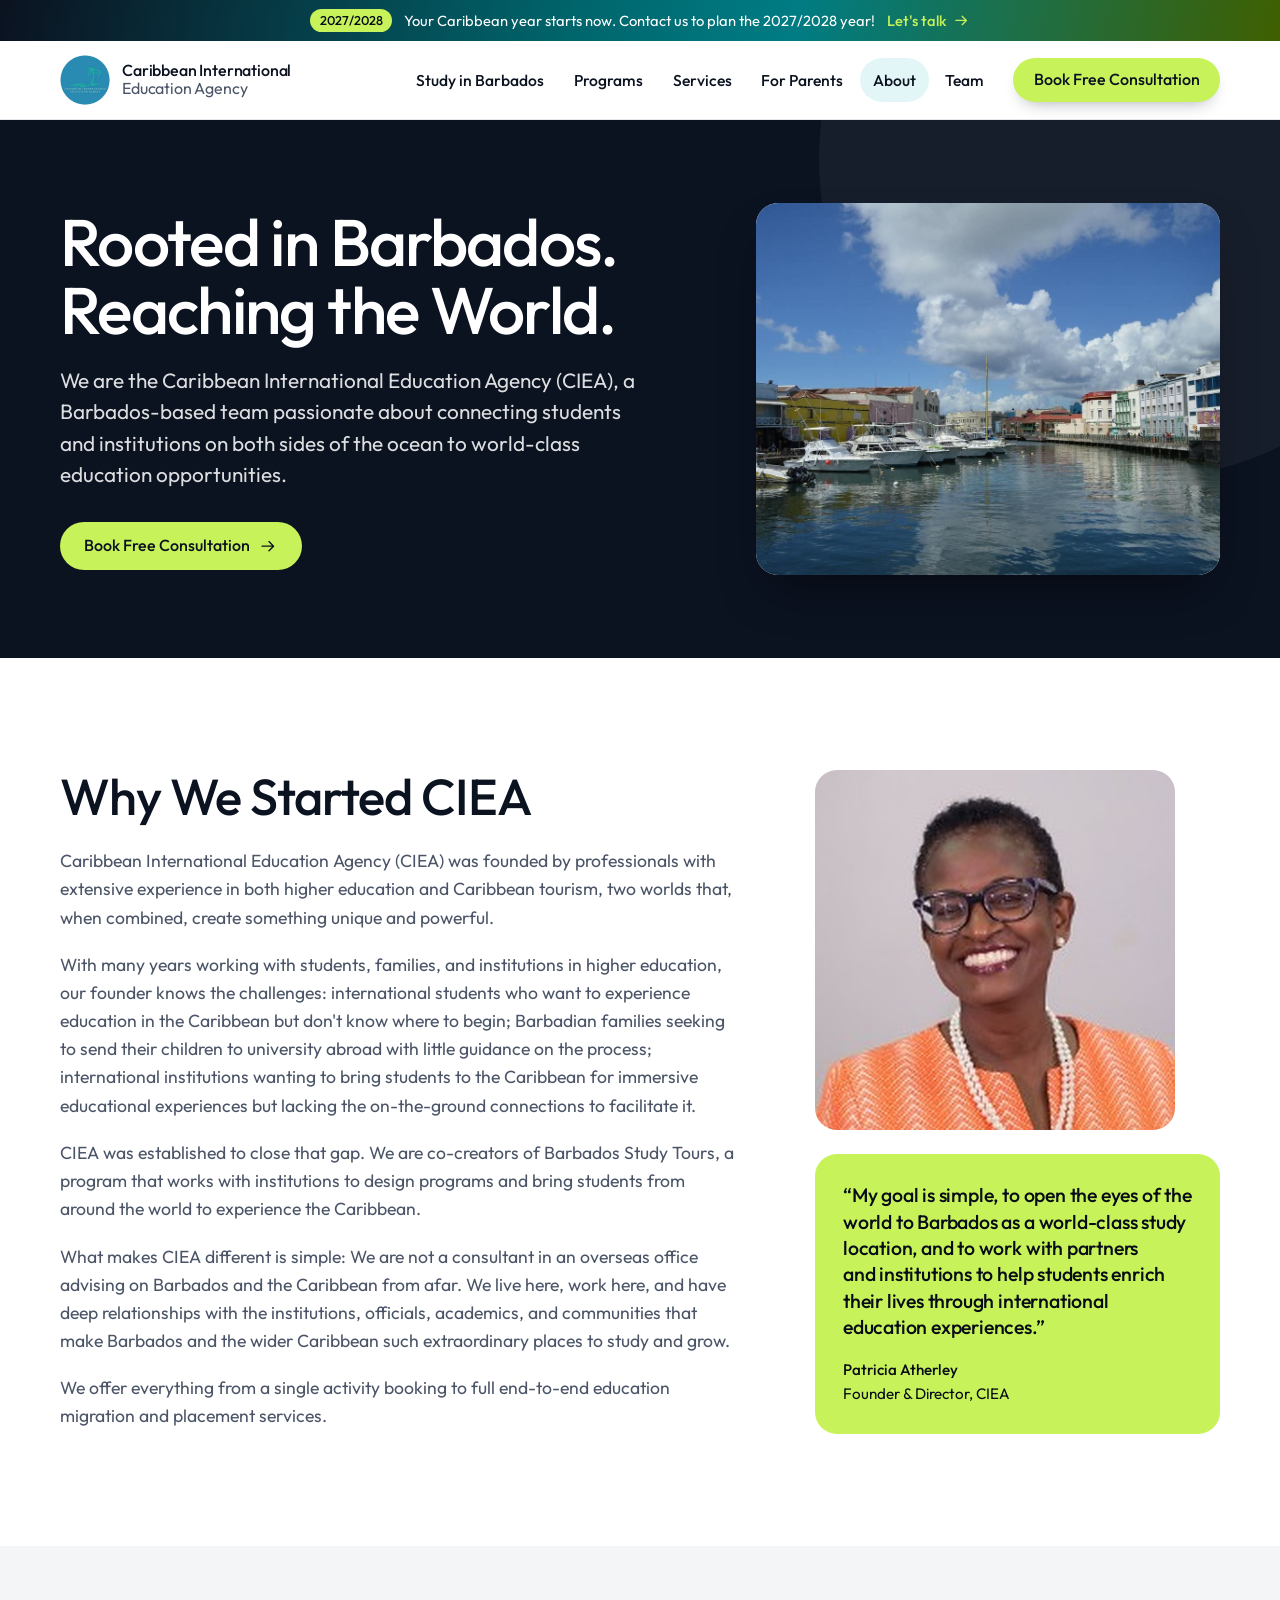
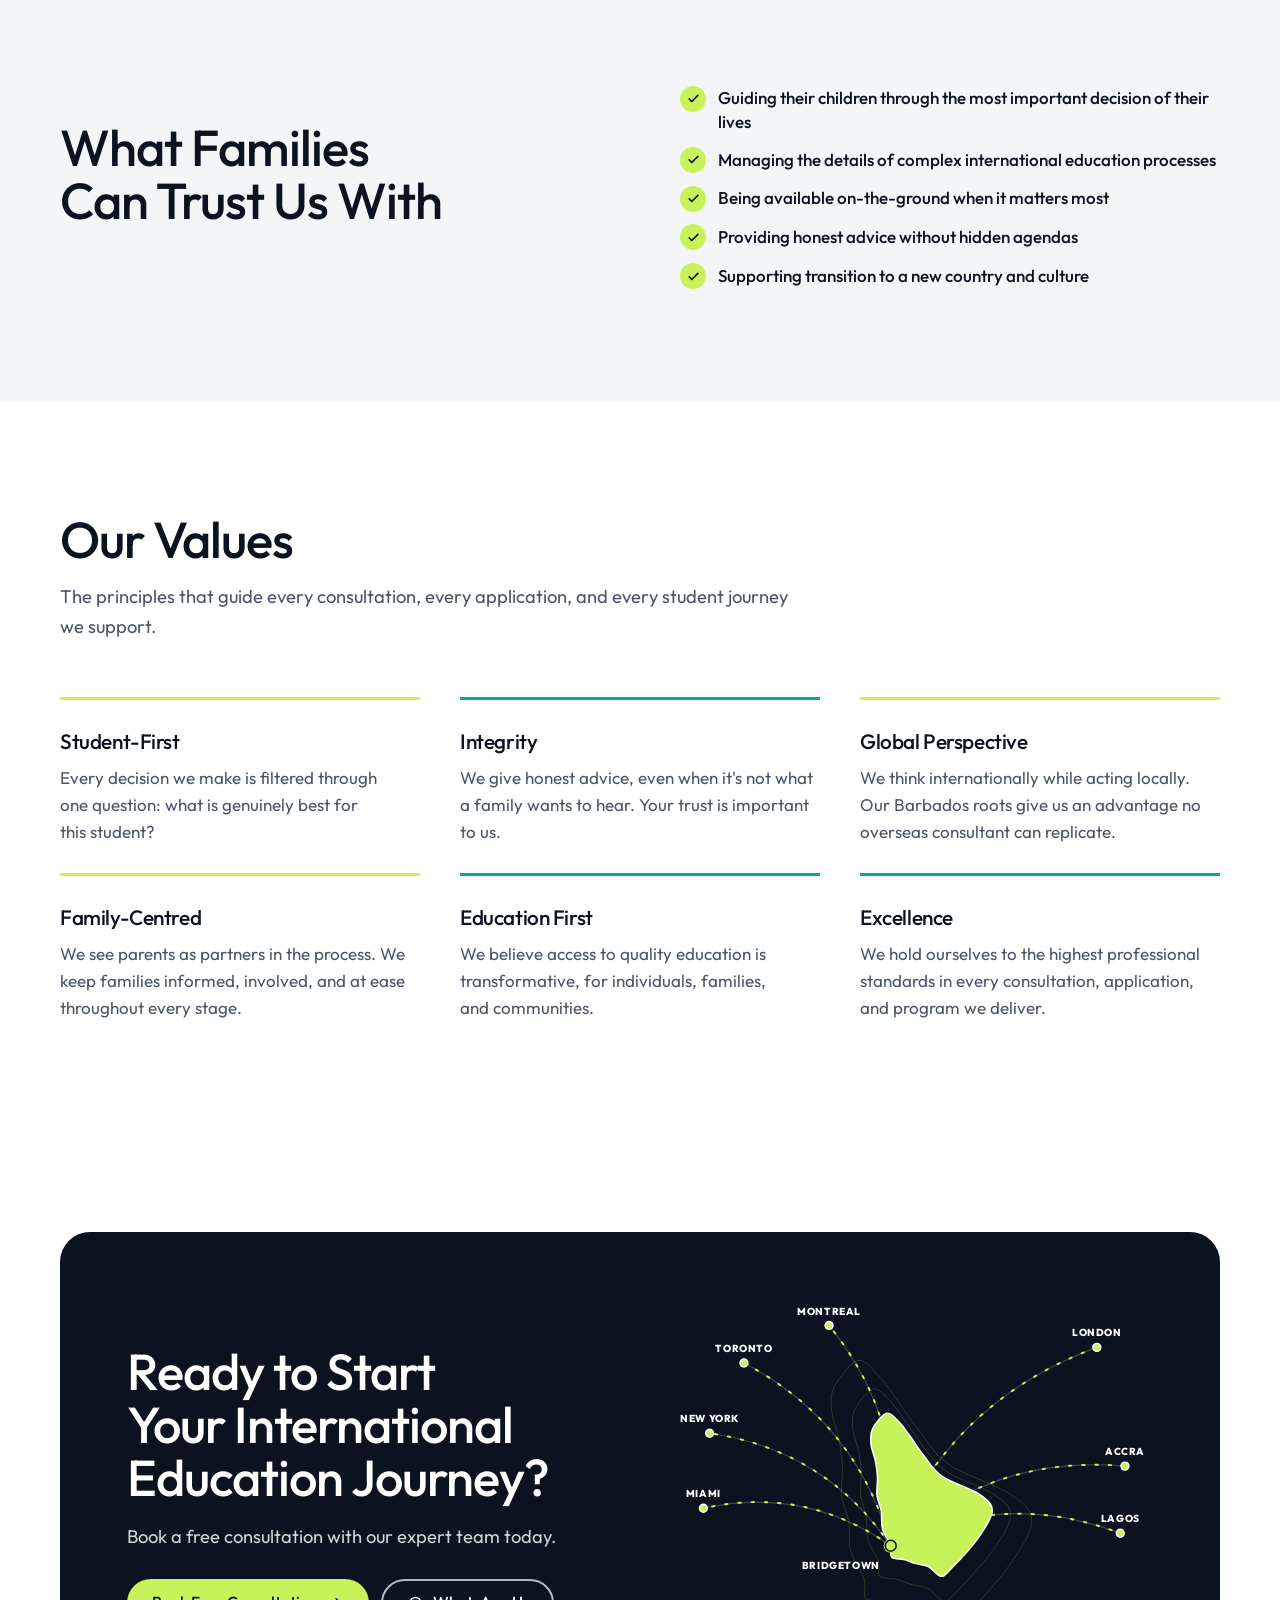
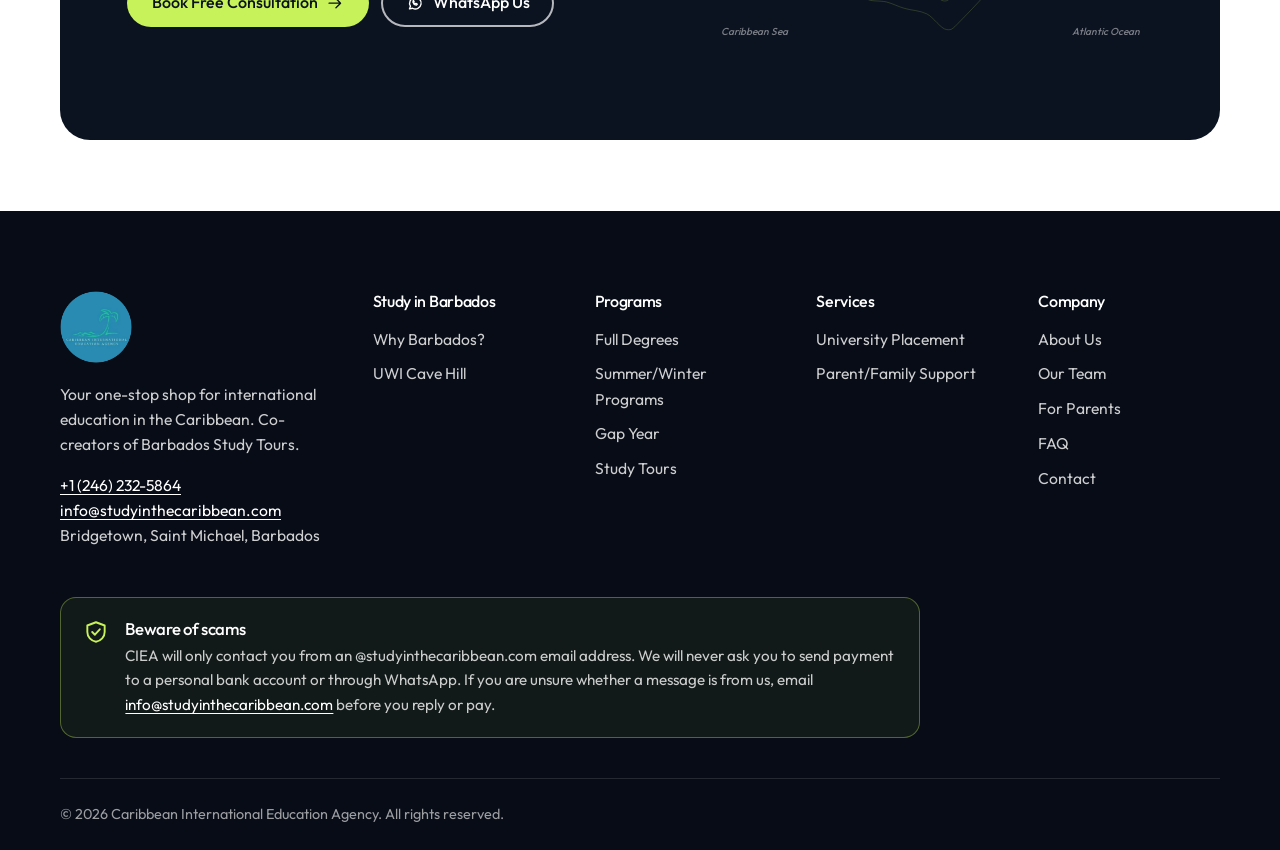
<file: about.html>
<!doctype html>
<html lang="en">
<head>
<meta charset="utf-8">
<meta name="viewport" content="width=device-width, initial-scale=1, viewport-fit=cover">
<title>About CIEA | Barbados-Based Education Agency</title>
<meta name="description" content="Meet the Barbados-based team behind the Caribbean International Education Agency.">
<meta name="theme-color" content="#0b1220">
<link rel="canonical" href="https://studyinthecaribbean.com/about.html">
<meta property="og:type" content="website">
<meta property="og:site_name" content="Caribbean International Education Agency">
<meta property="og:title" content="About CIEA | Barbados-Based Education Agency">
<meta property="og:description" content="Meet the Barbados-based team behind the Caribbean International Education Agency.">
<meta property="og:url" content="https://studyinthecaribbean.com/about.html">
<meta property="og:image" content="https://studyinthecaribbean.com/assets/og-image.jpg">
<meta property="og:image:width" content="1200">
<meta property="og:image:height" content="630">
<meta property="og:locale" content="en_GB">
<meta name="twitter:card" content="summary_large_image">
<script type="application/ld+json">{"@context": "https://schema.org", "@graph": [{"@type": "EducationalOrganization", "@id": "https://studyinthecaribbean.com/#org", "name": "Caribbean International Education Agency", "alternateName": "CIEA", "url": "https://studyinthecaribbean.com/", "logo": "https://studyinthecaribbean.com/assets/ciea-logo.png", "image": "https://studyinthecaribbean.com/assets/og-image.jpg", "email": "info@studyinthecaribbean.com", "telephone": "+12462325864", "address": {"@type": "PostalAddress", "addressLocality": "Bridgetown", "addressRegion": "Saint Michael", "addressCountry": "BB"}, "areaServed": ["Barbados", "Caribbean", "Canada", "United Kingdom", "United States", "Africa"]}]}</script>
<link rel="icon" href="assets/ciea-logo.png">
<link rel="preconnect" href="https://fonts.googleapis.com">
<link rel="preconnect" href="https://fonts.gstatic.com" crossorigin>
<link rel="stylesheet" href="https://fonts.googleapis.com/css2?family=Outfit:wght@300..800&family=Geist+Mono:wght@500&display=swap">
<link rel="stylesheet" href="assets/styles.css?v=1af8788d">
</head>
<body>
<svg width="0" height="0" style="position:absolute" aria-hidden="true">
<symbol id="i-check" viewBox="0 0 24 24"><path d="M5 12.5l4.2 4.2L19 7"/></symbol>
<symbol id="i-arrow" viewBox="0 0 24 24"><path d="M4 12h15M13 6l6 6-6 6"/></symbol><symbol id="i-arrow-l" viewBox="0 0 24 24"><path d="M20 12H5M11 6l-6 6 6 6"/></symbol><symbol id="i-shield" viewBox="0 0 24 24"><path d="M12 3l8 3v6c0 4.5-3.4 8.2-8 9-4.6-.8-8-4.5-8-9V6z"/><path d="M8.5 12l2.5 2.5 4.5-5"/></symbol>
<symbol id="i-plus" viewBox="0 0 24 24"><path d="M12 5v14M5 12h14"/></symbol>
<symbol id="i-camera" viewBox="0 0 24 24"><path d="M4 8.5A1.5 1.5 0 0 1 5.5 7h2.2l1.6-2.2h5.4L16.3 7h2.2A1.5 1.5 0 0 1 20 8.5v9a1.5 1.5 0 0 1-1.5 1.5h-13A1.5 1.5 0 0 1 4 17.5z"/><circle cx="12" cy="12.8" r="3.4"/></symbol>
<symbol id="i-menu" viewBox="0 0 24 24"><path d="M4 7h16M4 12h16M4 17h10"/></symbol>
<symbol id="i-close" viewBox="0 0 24 24"><path d="M6 6l12 12M18 6L6 18"/></symbol>
<symbol id="i-chat" viewBox="0 0 24 24"><path d="M4.5 19.5l1.3-3.6A7.5 7.5 0 1 1 8.6 18.6z"/><path d="M9 10.5c.4 1.8 2.3 3.6 4.4 4.1l1.3-1.3-1.8-1-1 .6c-.8-.4-1.5-1.1-1.9-1.9l.6-1-1-1.8z"/></symbol>
<symbol id="i-phone" viewBox="0 0 24 24"><path d="M6.6 3.5h2.6l1.4 4.1-1.9 1.3a11 11 0 0 0 6.4 6.4l1.3-1.9 4.1 1.4v2.6a2 2 0 0 1-2.1 2A16.5 16.5 0 0 1 4.6 5.6a2 2 0 0 1 2-2.1z"/></symbol>
<symbol id="i-mail" viewBox="0 0 24 24"><rect x="3.5" y="5.5" width="17" height="13" rx="1.5"/><path d="M4 6.5l8 6 8-6"/></symbol>
<symbol id="i-pin" viewBox="0 0 24 24"><path d="M12 21s-6.5-5.6-6.5-11a6.5 6.5 0 0 1 13 0c0 5.4-6.5 11-6.5 11z"/><circle cx="12" cy="10" r="2.4"/></symbol>
<symbol id="i-clock" viewBox="0 0 24 24"><circle cx="12" cy="12" r="8.5"/><path d="M12 7.5V12l3 2"/></symbol>
<symbol id="i-cap" viewBox="0 0 24 24"><path d="M2.5 9.5L12 5l9.5 4.5L12 14z"/><path d="M6.5 11.5v4c1.5 1.4 3.4 2 5.5 2s4-.6 5.5-2v-4M21.5 9.5v5"/></symbol>
<symbol id="i-file" viewBox="0 0 24 24"><path d="M14 3.5H7A1.5 1.5 0 0 0 5.5 5v14A1.5 1.5 0 0 0 7 20.5h10a1.5 1.5 0 0 0 1.5-1.5V8z"/><path d="M14 3.5V8h4.5M9 14l2 2 4-4"/></symbol>
<symbol id="i-passport" viewBox="0 0 24 24"><rect x="5.5" y="3" width="13" height="18" rx="1.5"/><circle cx="12" cy="10.5" r="3"/><path d="M9 10.5h6M12 7.5c-1 1.6-1 4.4 0 6M12 7.5c1 1.6 1 4.4 0 6M9 17h6"/></symbol>
<symbol id="i-home" viewBox="0 0 24 24"><path d="M3.5 11L12 4l8.5 7"/><path d="M6 9.5v10h12v-10M10 19.5v-5h4v5"/></symbol>
<symbol id="i-plane" viewBox="0 0 24 24"><path d="M10.5 13.5l-6-2.2 1.3-1.3 7.2.6 4-4c.9-.9 2.3-1.1 2.8-.6s.3 1.9-.6 2.8l-4 4 .6 7.2-1.3 1.3-2.2-6-3 3v2.2l-1.2 1.2-1.3-3.3-3.3-1.3L4.6 16h2.2z"/></symbol>
<symbol id="i-users" viewBox="0 0 24 24"><circle cx="9" cy="8.5" r="3.2"/><path d="M3 19.5c.5-3.3 2.9-5.5 6-5.5s5.5 2.2 6 5.5"/><circle cx="17" cy="9.5" r="2.5"/><path d="M16.5 14.2c2.4.2 4 2 4.5 4.6"/></symbol>
<symbol id="i-steth" viewBox="0 0 24 24"><path d="M6 3.5v5a4 4 0 0 0 8 0v-5"/><path d="M10 12.5v2a5 5 0 0 0 10 0v-1.5"/><circle cx="20" cy="11" r="2"/></symbol>
<symbol id="i-award" viewBox="0 0 24 24"><circle cx="12" cy="9" r="5.5"/><path d="M8.6 13.4L7 20.5l5-2.5 5 2.5-1.6-7.1"/></symbol>
<symbol id="i-globe" viewBox="0 0 24 24"><circle cx="12" cy="12" r="8.5"/><path d="M3.5 12h17M12 3.5c2.4 2.5 3.6 5.3 3.6 8.5s-1.2 6-3.6 8.5c-2.4-2.5-3.6-5.3-3.6-8.5s1.2-6 3.6-8.5z"/></symbol>
<symbol id="i-sun" viewBox="0 0 24 24"><circle cx="12" cy="12" r="4"/><path d="M12 2.5v2.5M12 19v2.5M2.5 12H5M19 12h2.5M5.3 5.3l1.8 1.8M16.9 16.9l1.8 1.8M5.3 18.7l1.8-1.8M16.9 7.1l1.8-1.8"/></symbol>
<symbol id="i-tag" viewBox="0 0 24 24"><path d="M3.5 12.2V4.5a1 1 0 0 1 1-1h7.7l8.3 8.3a1 1 0 0 1 0 1.4l-7.3 7.3a1 1 0 0 1-1.4 0z"/><circle cx="8" cy="8" r="1.6"/></symbol>
</svg>
<a class="skip" href="#main">Skip to content</a>
<a class="promo" href="contact.html"><span class="promo-in"><span class="promo-tag">2027/2028</span><span class="promo-text">Your Caribbean year starts now. Contact us to plan the 2027/2028 year!</span><span class="promo-go">Let's talk <svg class="icon" aria-hidden="true"><use href="#i-arrow"/></svg></span></span></a>
<header class="site-header"><div class="wrap header-inner">
<a class="brand" href="index.html" aria-label="Caribbean International Education Agency, home">
<img src="assets/ciea-logo.png" alt="" width="52" height="52">
<span class="brand-name">Caribbean International<span>Education Agency</span></span></a>
<button class="nav-toggle" aria-expanded="false" aria-controls="site-nav" aria-label="Menu"><svg class="icon i-menu" aria-hidden="true"><use href="#i-menu"/></svg><svg class="icon i-close" hidden aria-hidden="true"><use href="#i-close"/></svg></button>
<nav class="nav" id="site-nav" aria-label="Main"><a href="study-in-barbados.html">Study in Barbados</a><a href="programs.html">Programs</a><a href="services.html">Services</a><a href="about.html#families">For Parents</a><a href="about.html" aria-current="page">About</a><a href="team.html">Team</a><a class="btn btn-primary" href="contact.html">Book Free Consultation</a></nav>
</div></header>
<main id="main">
<section class="page-hero"><div class="wrap page-hero-grid">
<div class="page-hero-copy"><h1>Rooted in Barbados. Reaching the World.</h1><p class="lede">We are the Caribbean International Education Agency (CIEA), a Barbados-based team passionate about connecting students and institutions on both sides of the ocean to world-class education opportunities.</p><div class="btn-row"><a class="btn btn-primary" href="contact.html">Book Free Consultation <svg class="icon" aria-hidden="true"><use href="#i-arrow"/></svg></a></div></div>
<figure class="photo "><div class="ph has-img"><img src="assets/photos/bridgetown-careenage.jpg" alt="The Careenage in Bridgetown" loading="eager" decoding="async"></div></figure>
</div></section>
<section class="section" aria-labelledby="story-h"><div class="wrap story">
<div class="prose">

<h2 id="story-h">Why We Started CIEA</h2>
<p>Caribbean International Education Agency (CIEA) was founded by professionals with extensive experience in both higher education and Caribbean tourism, two worlds that, when combined, create something unique and powerful.</p>
<p>With many years working with students, families, and institutions in higher education, our founder knows the challenges: international students who want to experience education in the Caribbean but don't know where to begin; Barbadian families seeking to send their children to university abroad with little guidance on the process; international institutions wanting to bring students to the Caribbean for immersive educational experiences but lacking the on-the-ground connections to facilitate it.</p>
<p>CIEA was established to close that gap. We are co-creators of Barbados Study Tours, a program that works with institutions to design programs and bring students from around the world to experience the Caribbean.</p>
<p>What makes CIEA different is simple: We are not a consultant in an overseas office advising on Barbados and the Caribbean from afar. We live here, work here, and have deep relationships with the institutions, officials, academics, and communities that make Barbados and the wider Caribbean such extraordinary places to study and grow.</p>
<p>We offer everything from a single activity booking to full end-to-end education migration and placement services.</p>
</div>
<aside>
<figure class="photo portrait"><div class="ph has-img"><img src="assets/photos/patricia-atherley.jpg" alt="Patricia Atherley, Founder and Director of CIEA" loading="lazy" decoding="async"></div></figure>
<blockquote class="quote"><p>My goal is simple, to open the eyes of the world to Barbados as a world-class study location, and to work with partners and institutions to help students enrich their lives through international education experiences.</p>
<footer><b>Patricia Atherley</b>Founder &amp; Director, CIEA</footer></blockquote>
</aside>
</div></section>

<section class="section bg-mist" id="families" aria-labelledby="fam-h"><div class="wrap split">
<div class="stack"><h2 id="fam-h">What Families Can Trust Us With</h2></div>
<ul class="checks "><li><span class="tick"><svg class="icon" aria-hidden="true"><use href="#i-check"/></svg></span><span>Guiding their children through the most important decision of their lives</span></li><li><span class="tick"><svg class="icon" aria-hidden="true"><use href="#i-check"/></svg></span><span>Managing the details of complex international education processes</span></li><li><span class="tick"><svg class="icon" aria-hidden="true"><use href="#i-check"/></svg></span><span>Being available on-the-ground when it matters most</span></li><li><span class="tick"><svg class="icon" aria-hidden="true"><use href="#i-check"/></svg></span><span>Providing honest advice without hidden agendas</span></li><li><span class="tick"><svg class="icon" aria-hidden="true"><use href="#i-check"/></svg></span><span>Supporting transition to a new country and culture</span></li></ul>
</div></section>

<section class="section" aria-labelledby="val-h"><div class="wrap">
<div class="head"><h2 id="val-h">Our Values</h2><p>The principles that guide every consultation, every application, and every student journey we support.</p></div>
<ul class="values"><li class="c-flame"><h3>Student-First</h3><p>Every decision we make is filtered through one question: what is genuinely best for this student?</p></li><li class="c-sea"><h3>Integrity</h3><p>We give honest advice, even when it's not what a family wants to hear. Your trust is important to us.</p></li><li class="c-palm"><h3>Global Perspective</h3><p>We think internationally while acting locally. Our Barbados roots give us an advantage no overseas consultant can replicate.</p></li><li class="c-sun"><h3>Family-Centred</h3><p>We see parents as partners in the process. We keep families informed, involved, and at ease throughout every stage.</p></li><li class="c-hib"><h3>Education First</h3><p>We believe access to quality education is transformative, for individuals, families, and communities.</p></li><li class="c-sea"><h3>Excellence</h3><p>We hold ourselves to the highest professional standards in every consultation, application, and program we deliver.</p></li></ul>
</div></section>

<section class="envelope-section" aria-labelledby="env-h"><div class="wrap">
<div class="envelope">
<div class="body"><h2 id="env-h">Ready to Start Your International Education Journey?</h2><p>Book a free consultation with our expert team today.</p>
<div class="btn-row"><a class="btn btn-primary" href="contact.html">Book Free Consultation <svg class="icon" aria-hidden="true"><use href="#i-arrow"/></svg></a>
<a class="btn btn-line-light" href="https://wa.me/12462325864" target="_blank" rel="noopener"><svg class="icon" aria-hidden="true"><use href="#i-chat"/></svg>WhatsApp Us</a></div></div>
<div class="routes"><svg viewBox="0 0 620 470" role="img" aria-label="Map of Barbados with direct flight routes from Bridgetown to London, Toronto, Montreal, New York, Miami, Lagos and Accra">
<g><path class="contour" d="M220.7 151.0 C213.0 153.2 200.2 169.7 195.5 178.8 C190.9 187.9 191.8 196.2 192.6 205.6 C193.4 215.1 198.4 225.5 200.4 235.4 C202.3 245.3 203.8 254.9 204.2 265.2 C204.7 275.5 202.2 287.1 203.3 297.0 C204.4 306.9 209.4 314.9 211.0 324.8 C212.6 334.7 210.2 346.3 213.0 356.6 C215.7 366.8 224.7 377.9 227.5 386.4 C230.2 394.8 225.4 403.1 229.4 407.2 C233.4 411.3 244.7 409.4 251.6 411.2 C258.6 413.0 263.7 416.0 271.0 418.1 C278.2 420.3 287.6 420.3 295.2 424.1 C302.7 427.9 310.0 440.1 316.4 441.0 C322.9 441.8 322.9 440.1 333.9 429.1 C344.8 418.0 369.8 391.8 382.2 374.4 C394.6 357.1 407.8 338.0 408.3 324.8 C408.8 311.5 399.9 305.3 385.1 295.0 C370.3 284.7 335.6 274.5 319.3 263.2 C303.1 252.0 297.1 239.6 287.4 227.5 C277.8 215.4 268.9 201.0 261.3 190.7 C253.7 180.5 248.7 172.5 242.0 165.9 C235.2 159.3 228.4 148.9 220.7 151.0 Z" transform="translate(336 250) scale(0.9359999999999999) translate(-300 -295)" vector-effect="non-scaling-stroke"/><path class="contour" d="M220.7 151.0 C213.0 153.2 200.2 169.7 195.5 178.8 C190.9 187.9 191.8 196.2 192.6 205.6 C193.4 215.1 198.4 225.5 200.4 235.4 C202.3 245.3 203.8 254.9 204.2 265.2 C204.7 275.5 202.2 287.1 203.3 297.0 C204.4 306.9 209.4 314.9 211.0 324.8 C212.6 334.7 210.2 346.3 213.0 356.6 C215.7 366.8 224.7 377.9 227.5 386.4 C230.2 394.8 225.4 403.1 229.4 407.2 C233.4 411.3 244.7 409.4 251.6 411.2 C258.6 413.0 263.7 416.0 271.0 418.1 C278.2 420.3 287.6 420.3 295.2 424.1 C302.7 427.9 310.0 440.1 316.4 441.0 C322.9 441.8 322.9 440.1 333.9 429.1 C344.8 418.0 369.8 391.8 382.2 374.4 C394.6 357.1 407.8 338.0 408.3 324.8 C408.8 311.5 399.9 305.3 385.1 295.0 C370.3 284.7 335.6 274.5 319.3 263.2 C303.1 252.0 297.1 239.6 287.4 227.5 C277.8 215.4 268.9 201.0 261.3 190.7 C253.7 180.5 248.7 172.5 242.0 165.9 C235.2 159.3 228.4 148.9 220.7 151.0 Z" transform="translate(336 250) scale(1.188) translate(-300 -295)" vector-effect="non-scaling-stroke"/></g><path class="arc" d="M284 316 Q306 158 205 34"/><path class="flow out" d="M284 316 Q306 158 205 34"/><path class="arc" d="M284 316 Q241 158 96 82"/><path class="flow in" d="M284 316 Q241 158 96 82"/><path class="arc" d="M284 316 Q200 193 52 172"/><path class="flow out" d="M284 316 Q200 193 52 172"/><path class="arc" d="M284 316 Q174 239 44 268"/><path class="flow in" d="M284 316 Q174 239 44 268"/><path class="arc" d="M284 316 Q360 131 548 62"/><path class="flow out" d="M284 316 Q360 131 548 62"/><path class="arc" d="M284 316 Q412 199 584 214"/><path class="flow in" d="M284 316 Q412 199 584 214"/><path class="arc" d="M284 316 Q427 243 578 300"/><path class="flow out" d="M284 316 Q427 243 578 300"/><path class="island" d="M220.7 151.0 C213.0 153.2 200.2 169.7 195.5 178.8 C190.9 187.9 191.8 196.2 192.6 205.6 C193.4 215.1 198.4 225.5 200.4 235.4 C202.3 245.3 203.8 254.9 204.2 265.2 C204.7 275.5 202.2 287.1 203.3 297.0 C204.4 306.9 209.4 314.9 211.0 324.8 C212.6 334.7 210.2 346.3 213.0 356.6 C215.7 366.8 224.7 377.9 227.5 386.4 C230.2 394.8 225.4 403.1 229.4 407.2 C233.4 411.3 244.7 409.4 251.6 411.2 C258.6 413.0 263.7 416.0 271.0 418.1 C278.2 420.3 287.6 420.3 295.2 424.1 C302.7 427.9 310.0 440.1 316.4 441.0 C322.9 441.8 322.9 440.1 333.9 429.1 C344.8 418.0 369.8 391.8 382.2 374.4 C394.6 357.1 407.8 338.0 408.3 324.8 C408.8 311.5 399.9 305.3 385.1 295.0 C370.3 284.7 335.6 274.5 319.3 263.2 C303.1 252.0 297.1 239.6 287.4 227.5 C277.8 215.4 268.9 201.0 261.3 190.7 C253.7 180.5 248.7 172.5 242.0 165.9 C235.2 159.3 228.4 148.9 220.7 151.0 Z" transform="translate(336 250) scale(0.72) translate(-300 -295)" vector-effect="non-scaling-stroke"/><path class="coast" d="M220.7 151.0 C213.0 153.2 200.2 169.7 195.5 178.8 C190.9 187.9 191.8 196.2 192.6 205.6 C193.4 215.1 198.4 225.5 200.4 235.4 C202.3 245.3 203.8 254.9 204.2 265.2 C204.7 275.5 202.2 287.1 203.3 297.0 C204.4 306.9 209.4 314.9 211.0 324.8 C212.6 334.7 210.2 346.3 213.0 356.6 C215.7 366.8 224.7 377.9 227.5 386.4 C230.2 394.8 225.4 403.1 229.4 407.2 C233.4 411.3 244.7 409.4 251.6 411.2 C258.6 413.0 263.7 416.0 271.0 418.1 C278.2 420.3 287.6 420.3 295.2 424.1 C302.7 427.9 310.0 440.1 316.4 441.0 C322.9 441.8 322.9 440.1 333.9 429.1 C344.8 418.0 369.8 391.8 382.2 374.4 C394.6 357.1 407.8 338.0 408.3 324.8 C408.8 311.5 399.9 305.3 385.1 295.0 C370.3 284.7 335.6 274.5 319.3 263.2 C303.1 252.0 297.1 239.6 287.4 227.5 C277.8 215.4 268.9 201.0 261.3 190.7 C253.7 180.5 248.7 172.5 242.0 165.9 C235.2 159.3 228.4 148.9 220.7 151.0 Z" transform="translate(336 250) scale(0.72) translate(-300 -295)" vector-effect="non-scaling-stroke"/><g class="city"><circle cx="205" cy="34" r="5"/><text x="205" y="20" text-anchor="middle">MONTREAL</text></g><g class="city"><circle cx="96" cy="82" r="5"/><text x="96" y="68" text-anchor="middle">TORONTO</text></g><g class="city"><circle cx="52" cy="172" r="5"/><text x="52" y="158" text-anchor="middle">NEW YORK</text></g><g class="city"><circle cx="44" cy="268" r="5"/><text x="44" y="254" text-anchor="middle">MIAMI</text></g><g class="city"><circle cx="548" cy="62" r="5"/><text x="548" y="48" text-anchor="middle">LONDON</text></g><g class="city"><circle cx="584" cy="214" r="5"/><text x="584" y="200" text-anchor="middle">ACCRA</text></g><g class="city"><circle cx="578" cy="300" r="5"/><text x="578" y="286" text-anchor="middle">LAGOS</text></g>
<circle class="home-ring" cx="284" cy="316" r="8"/><circle class="home-dot" cx="284" cy="316" r="7"/>
<text class="sea-label" x="560" y="430" text-anchor="middle">Atlantic Ocean</text><text class="sea-label" x="110" y="430" text-anchor="middle">Caribbean Sea</text>
<text class="home-label" x="270" y="346" text-anchor="end">BRIDGETOWN</text>
</svg></div>
</div></div></section>
</main>
<footer class="site-footer"><div class="wrap">
<div class="foot-grid">
<div class="foot-brand"><img src="assets/ciea-logo.png" alt="Caribbean International Education Agency logo" width="84" height="84">
<p>Your one-stop shop for international education in the Caribbean. Co-creators of Barbados Study Tours.</p>
<p><a href="https://wa.me/12462325864" target="_blank" rel="noopener">+1 (246) 232-5864</a><br><a href="mailto:info@studyinthecaribbean.com">info@studyinthecaribbean.com</a><br>Bridgetown, Saint Michael, Barbados</p></div>
<div class="foot-col"><h3>Study in Barbados</h3><ul>
<li><a href="study-in-barbados.html#why">Why Barbados?</a></li><li><a href="study-in-barbados.html#uwi">UWI Cave Hill</a></li>
</ul></div>
<div class="foot-col"><h3>Programs</h3><ul>
<li><a href="programs.html#full-degrees">Full Degrees</a></li><li><a href="programs.html#summer-camps">Summer/Winter Programs</a></li><li><a href="programs.html#gap-year">Gap Year</a></li>
<li><a href="programs.html#study-tours">Study Tours</a></li></ul></div>
<div class="foot-col"><h3>Services</h3><ul>
<li><a href="services.html#placement">University Placement</a></li>
<li><a href="services.html#family">Parent/Family Support</a></li></ul></div>
<div class="foot-col"><h3>Company</h3><ul>
<li><a href="about.html">About Us</a></li><li><a href="team.html">Our Team</a></li><li><a href="about.html#families">For Parents</a></li>
<li><a href="index.html#faq">FAQ</a></li><li><a href="contact.html">Contact</a></li></ul></div>
</div>
<aside class="foot-notice" aria-labelledby="scam-h"><svg class="icon" aria-hidden="true"><use href="#i-shield"/></svg><div><h3 id="scam-h">Beware of scams</h3><p>CIEA will only contact you from an @studyinthecaribbean.com email address. We will never ask you to send payment to a personal bank account or through WhatsApp. If you are unsure whether a message is from us, email <a href="mailto:info@studyinthecaribbean.com">info@studyinthecaribbean.com</a> before you reply or pay.</p></div></aside>
<div class="foot-base"><span>&copy; 2026 Caribbean International Education Agency. All rights reserved.</span></div>
</div></footer>
<script src="assets/site.js?v=1af8788d"></script>
</body>
</html>
</file>
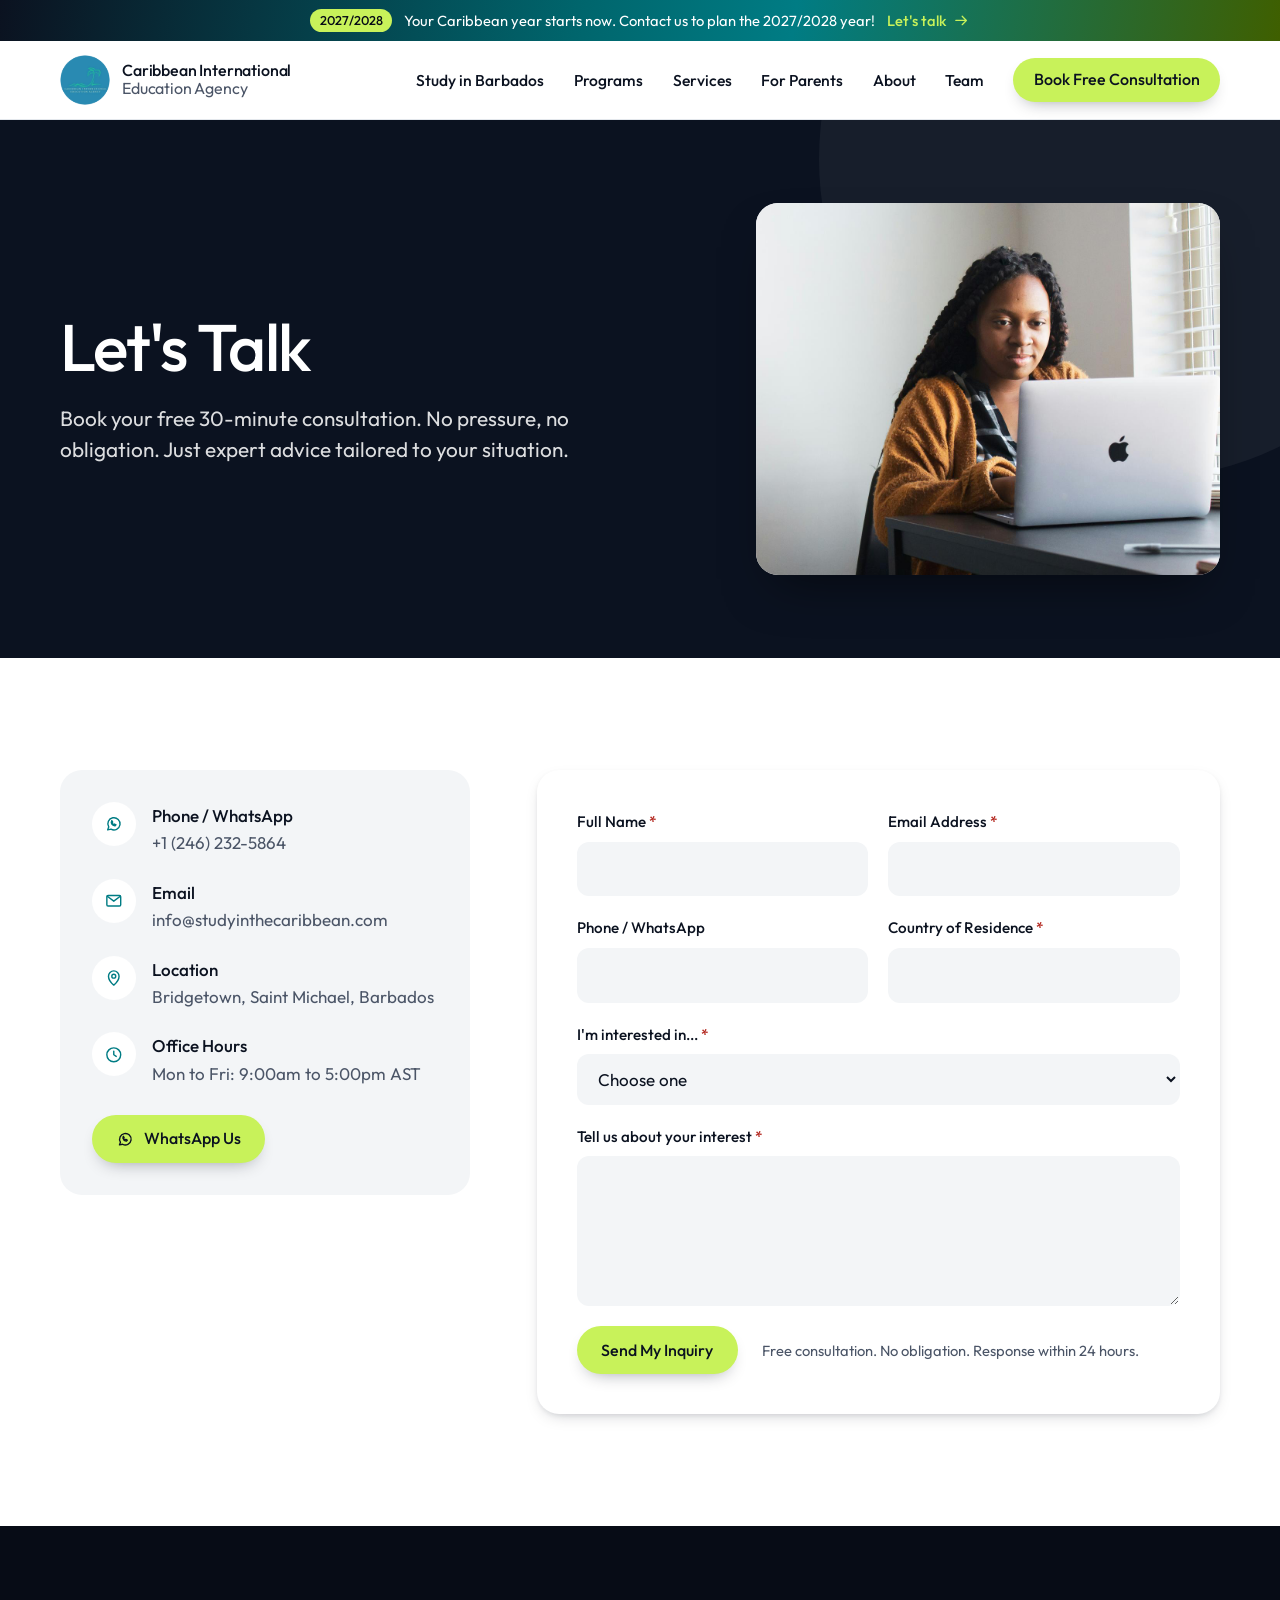
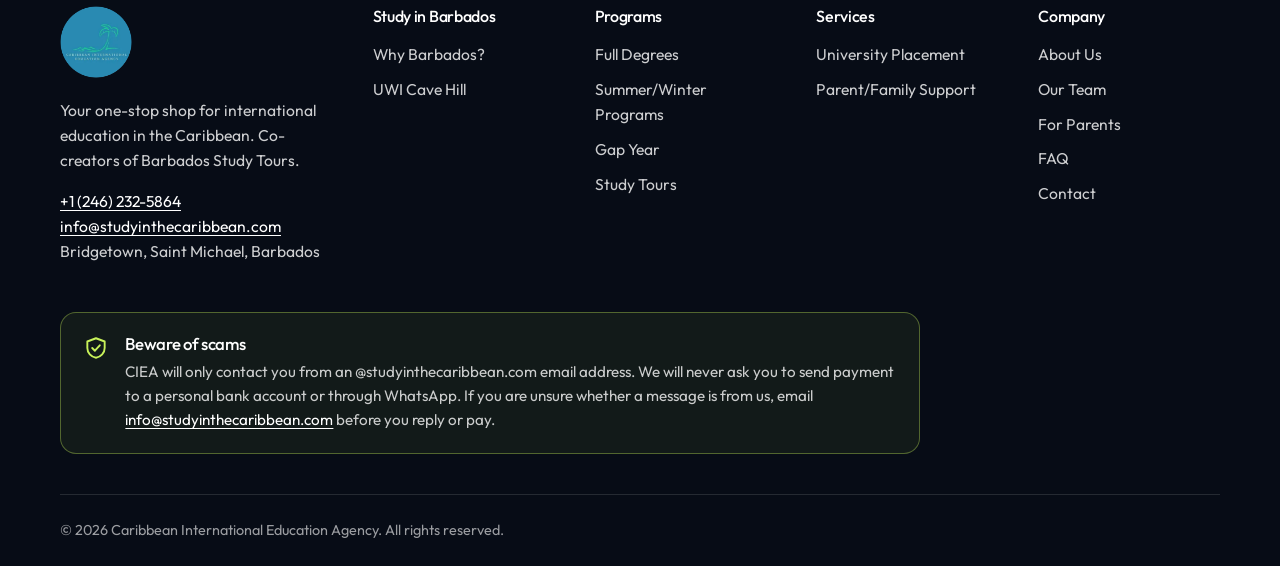
<file: contact.html>
<!doctype html>
<html lang="en">
<head>
<meta charset="utf-8">
<meta name="viewport" content="width=device-width, initial-scale=1, viewport-fit=cover">
<title>Contact CIEA | Free Study Consultation in Barbados</title>
<meta name="description" content="Book a free 30-minute consultation with the Caribbean International Education Agency.">
<meta name="theme-color" content="#0b1220">
<link rel="canonical" href="https://studyinthecaribbean.com/contact.html">
<meta property="og:type" content="website">
<meta property="og:site_name" content="Caribbean International Education Agency">
<meta property="og:title" content="Contact CIEA | Free Study Consultation in Barbados">
<meta property="og:description" content="Book a free 30-minute consultation with the Caribbean International Education Agency.">
<meta property="og:url" content="https://studyinthecaribbean.com/contact.html">
<meta property="og:image" content="https://studyinthecaribbean.com/assets/og-image.jpg">
<meta property="og:image:width" content="1200">
<meta property="og:image:height" content="630">
<meta property="og:locale" content="en_GB">
<meta name="twitter:card" content="summary_large_image">
<script type="application/ld+json">{"@context": "https://schema.org", "@graph": [{"@type": "EducationalOrganization", "@id": "https://studyinthecaribbean.com/#org", "name": "Caribbean International Education Agency", "alternateName": "CIEA", "url": "https://studyinthecaribbean.com/", "logo": "https://studyinthecaribbean.com/assets/ciea-logo.png", "image": "https://studyinthecaribbean.com/assets/og-image.jpg", "email": "info@studyinthecaribbean.com", "telephone": "+12462325864", "address": {"@type": "PostalAddress", "addressLocality": "Bridgetown", "addressRegion": "Saint Michael", "addressCountry": "BB"}, "areaServed": ["Barbados", "Caribbean", "Canada", "United Kingdom", "United States", "Africa"]}]}</script>
<link rel="icon" href="assets/ciea-logo.png">
<link rel="preconnect" href="https://fonts.googleapis.com">
<link rel="preconnect" href="https://fonts.gstatic.com" crossorigin>
<link rel="stylesheet" href="https://fonts.googleapis.com/css2?family=Outfit:wght@300..800&family=Geist+Mono:wght@500&display=swap">
<link rel="stylesheet" href="assets/styles.css?v=1af8788d">
</head>
<body>
<svg width="0" height="0" style="position:absolute" aria-hidden="true">
<symbol id="i-check" viewBox="0 0 24 24"><path d="M5 12.5l4.2 4.2L19 7"/></symbol>
<symbol id="i-arrow" viewBox="0 0 24 24"><path d="M4 12h15M13 6l6 6-6 6"/></symbol><symbol id="i-arrow-l" viewBox="0 0 24 24"><path d="M20 12H5M11 6l-6 6 6 6"/></symbol><symbol id="i-shield" viewBox="0 0 24 24"><path d="M12 3l8 3v6c0 4.5-3.4 8.2-8 9-4.6-.8-8-4.5-8-9V6z"/><path d="M8.5 12l2.5 2.5 4.5-5"/></symbol>
<symbol id="i-plus" viewBox="0 0 24 24"><path d="M12 5v14M5 12h14"/></symbol>
<symbol id="i-camera" viewBox="0 0 24 24"><path d="M4 8.5A1.5 1.5 0 0 1 5.5 7h2.2l1.6-2.2h5.4L16.3 7h2.2A1.5 1.5 0 0 1 20 8.5v9a1.5 1.5 0 0 1-1.5 1.5h-13A1.5 1.5 0 0 1 4 17.5z"/><circle cx="12" cy="12.8" r="3.4"/></symbol>
<symbol id="i-menu" viewBox="0 0 24 24"><path d="M4 7h16M4 12h16M4 17h10"/></symbol>
<symbol id="i-close" viewBox="0 0 24 24"><path d="M6 6l12 12M18 6L6 18"/></symbol>
<symbol id="i-chat" viewBox="0 0 24 24"><path d="M4.5 19.5l1.3-3.6A7.5 7.5 0 1 1 8.6 18.6z"/><path d="M9 10.5c.4 1.8 2.3 3.6 4.4 4.1l1.3-1.3-1.8-1-1 .6c-.8-.4-1.5-1.1-1.9-1.9l.6-1-1-1.8z"/></symbol>
<symbol id="i-phone" viewBox="0 0 24 24"><path d="M6.6 3.5h2.6l1.4 4.1-1.9 1.3a11 11 0 0 0 6.4 6.4l1.3-1.9 4.1 1.4v2.6a2 2 0 0 1-2.1 2A16.5 16.5 0 0 1 4.6 5.6a2 2 0 0 1 2-2.1z"/></symbol>
<symbol id="i-mail" viewBox="0 0 24 24"><rect x="3.5" y="5.5" width="17" height="13" rx="1.5"/><path d="M4 6.5l8 6 8-6"/></symbol>
<symbol id="i-pin" viewBox="0 0 24 24"><path d="M12 21s-6.5-5.6-6.5-11a6.5 6.5 0 0 1 13 0c0 5.4-6.5 11-6.5 11z"/><circle cx="12" cy="10" r="2.4"/></symbol>
<symbol id="i-clock" viewBox="0 0 24 24"><circle cx="12" cy="12" r="8.5"/><path d="M12 7.5V12l3 2"/></symbol>
<symbol id="i-cap" viewBox="0 0 24 24"><path d="M2.5 9.5L12 5l9.5 4.5L12 14z"/><path d="M6.5 11.5v4c1.5 1.4 3.4 2 5.5 2s4-.6 5.5-2v-4M21.5 9.5v5"/></symbol>
<symbol id="i-file" viewBox="0 0 24 24"><path d="M14 3.5H7A1.5 1.5 0 0 0 5.5 5v14A1.5 1.5 0 0 0 7 20.5h10a1.5 1.5 0 0 0 1.5-1.5V8z"/><path d="M14 3.5V8h4.5M9 14l2 2 4-4"/></symbol>
<symbol id="i-passport" viewBox="0 0 24 24"><rect x="5.5" y="3" width="13" height="18" rx="1.5"/><circle cx="12" cy="10.5" r="3"/><path d="M9 10.5h6M12 7.5c-1 1.6-1 4.4 0 6M12 7.5c1 1.6 1 4.4 0 6M9 17h6"/></symbol>
<symbol id="i-home" viewBox="0 0 24 24"><path d="M3.5 11L12 4l8.5 7"/><path d="M6 9.5v10h12v-10M10 19.5v-5h4v5"/></symbol>
<symbol id="i-plane" viewBox="0 0 24 24"><path d="M10.5 13.5l-6-2.2 1.3-1.3 7.2.6 4-4c.9-.9 2.3-1.1 2.8-.6s.3 1.9-.6 2.8l-4 4 .6 7.2-1.3 1.3-2.2-6-3 3v2.2l-1.2 1.2-1.3-3.3-3.3-1.3L4.6 16h2.2z"/></symbol>
<symbol id="i-users" viewBox="0 0 24 24"><circle cx="9" cy="8.5" r="3.2"/><path d="M3 19.5c.5-3.3 2.9-5.5 6-5.5s5.5 2.2 6 5.5"/><circle cx="17" cy="9.5" r="2.5"/><path d="M16.5 14.2c2.4.2 4 2 4.5 4.6"/></symbol>
<symbol id="i-steth" viewBox="0 0 24 24"><path d="M6 3.5v5a4 4 0 0 0 8 0v-5"/><path d="M10 12.5v2a5 5 0 0 0 10 0v-1.5"/><circle cx="20" cy="11" r="2"/></symbol>
<symbol id="i-award" viewBox="0 0 24 24"><circle cx="12" cy="9" r="5.5"/><path d="M8.6 13.4L7 20.5l5-2.5 5 2.5-1.6-7.1"/></symbol>
<symbol id="i-globe" viewBox="0 0 24 24"><circle cx="12" cy="12" r="8.5"/><path d="M3.5 12h17M12 3.5c2.4 2.5 3.6 5.3 3.6 8.5s-1.2 6-3.6 8.5c-2.4-2.5-3.6-5.3-3.6-8.5s1.2-6 3.6-8.5z"/></symbol>
<symbol id="i-sun" viewBox="0 0 24 24"><circle cx="12" cy="12" r="4"/><path d="M12 2.5v2.5M12 19v2.5M2.5 12H5M19 12h2.5M5.3 5.3l1.8 1.8M16.9 16.9l1.8 1.8M5.3 18.7l1.8-1.8M16.9 7.1l1.8-1.8"/></symbol>
<symbol id="i-tag" viewBox="0 0 24 24"><path d="M3.5 12.2V4.5a1 1 0 0 1 1-1h7.7l8.3 8.3a1 1 0 0 1 0 1.4l-7.3 7.3a1 1 0 0 1-1.4 0z"/><circle cx="8" cy="8" r="1.6"/></symbol>
</svg>
<a class="skip" href="#main">Skip to content</a>
<a class="promo" href="contact.html"><span class="promo-in"><span class="promo-tag">2027/2028</span><span class="promo-text">Your Caribbean year starts now. Contact us to plan the 2027/2028 year!</span><span class="promo-go">Let's talk <svg class="icon" aria-hidden="true"><use href="#i-arrow"/></svg></span></span></a>
<header class="site-header"><div class="wrap header-inner">
<a class="brand" href="index.html" aria-label="Caribbean International Education Agency, home">
<img src="assets/ciea-logo.png" alt="" width="52" height="52">
<span class="brand-name">Caribbean International<span>Education Agency</span></span></a>
<button class="nav-toggle" aria-expanded="false" aria-controls="site-nav" aria-label="Menu"><svg class="icon i-menu" aria-hidden="true"><use href="#i-menu"/></svg><svg class="icon i-close" hidden aria-hidden="true"><use href="#i-close"/></svg></button>
<nav class="nav" id="site-nav" aria-label="Main"><a href="study-in-barbados.html">Study in Barbados</a><a href="programs.html">Programs</a><a href="services.html">Services</a><a href="about.html#families">For Parents</a><a href="about.html">About</a><a href="team.html">Team</a><a class="btn btn-primary" href="contact.html">Book Free Consultation</a></nav>
</div></header>
<main id="main">
<section class="page-hero"><div class="wrap page-hero-grid">
<div class="page-hero-copy"><h1>Let's Talk</h1><p class="lede">Book your free 30-minute consultation. No pressure, no obligation. Just expert advice tailored to your situation.</p></div>
<figure class="photo "><div class="ph has-img"><img src="assets/photos/student-laptop.jpg" alt="A student smiling at her laptop by a window" loading="eager" decoding="async"></div></figure>
</div></section>
<section class="section"><div class="wrap contact-grid">
<div class="label-card">
<dl>
<div><dt><svg class="icon" aria-hidden="true"><use href="#i-chat"/></svg></dt><dd><b>Phone / WhatsApp</b><span>+1 (246) 232-5864</span></dd></div>
<div><dt><svg class="icon" aria-hidden="true"><use href="#i-mail"/></svg></dt><dd><b>Email</b><span>info@studyinthecaribbean.com</span></dd></div>
<div><dt><svg class="icon" aria-hidden="true"><use href="#i-pin"/></svg></dt><dd><b>Location</b><span>Bridgetown, Saint Michael, Barbados</span></dd></div>
<div><dt><svg class="icon" aria-hidden="true"><use href="#i-clock"/></svg></dt><dd><b>Office Hours</b><span>Mon to Fri: 9:00am to 5:00pm AST</span></dd></div>
</dl>
<div><a class="btn btn-primary" href="https://wa.me/12462325864" target="_blank" rel="noopener"><svg class="icon" aria-hidden="true"><use href="#i-chat"/></svg>WhatsApp Us</a></div>
</div>

<div>
<form class="form" id="consult-form" novalidate>
<div class="row">
<div class="field"><label for="f-name">Full Name <span class="req" aria-hidden="true">*</span></label><input id="f-name" name="name" autocomplete="name" required><span class="err">Please enter your name.</span></div>
<div class="field"><label for="f-email">Email Address <span class="req" aria-hidden="true">*</span></label><input id="f-email" name="email" type="email" autocomplete="email" required><span class="err">Please enter an email address like name@example.com.</span></div>
</div>
<div class="row">
<div class="field"><label for="f-phone">Phone / WhatsApp</label><input id="f-phone" name="phone" type="tel" autocomplete="tel"></div>
<div class="field"><label for="f-country">Country of Residence <span class="req" aria-hidden="true">*</span></label><input id="f-country" name="country" autocomplete="country-name" required><span class="err">Please tell us where you live.</span></div>
</div>
<div class="field"><label for="f-interest">I'm interested in... <span class="req" aria-hidden="true">*</span></label>
<select id="f-interest" name="interest" required><option value="">Choose one</option><option>Study in Barbados: College or University Placement</option><option>Study Abroad (Barbadian students) (Study in Canada / UK / Australia)</option><option>Medical School Admission</option><option>Short-term Immersion Program</option><option>Barbados Study Tour Support</option><option>Parent/Family Support Service</option><option>General Inquiry</option></select><span class="err">Please choose what you're interested in.</span></div>
<div class="field"><label for="f-msg">Tell us about your interest <span class="req" aria-hidden="true">*</span></label><textarea id="f-msg" name="message" required></textarea><span class="err">Please tell us a little about your interest.</span></div>
<div class="form-foot"><button class="btn btn-primary" type="submit">Send My Inquiry</button><span class="note">Free consultation. No obligation. Response within 24 hours.</span></div>
</form>
<div class="success" id="form-success" hidden tabindex="-1">
<h2>Message Received!</h2>
<p>Thank you. We'll be in touch within 24 hours. For faster response where necessary, WhatsApp us directly.</p>
<a class="btn btn-primary" href="https://wa.me/12462325864" target="_blank" rel="noopener"><svg class="icon" aria-hidden="true"><use href="#i-chat"/></svg>WhatsApp Us</a>
</div>
</div>
</div></section>


</main>
<footer class="site-footer"><div class="wrap">
<div class="foot-grid">
<div class="foot-brand"><img src="assets/ciea-logo.png" alt="Caribbean International Education Agency logo" width="84" height="84">
<p>Your one-stop shop for international education in the Caribbean. Co-creators of Barbados Study Tours.</p>
<p><a href="https://wa.me/12462325864" target="_blank" rel="noopener">+1 (246) 232-5864</a><br><a href="mailto:info@studyinthecaribbean.com">info@studyinthecaribbean.com</a><br>Bridgetown, Saint Michael, Barbados</p></div>
<div class="foot-col"><h3>Study in Barbados</h3><ul>
<li><a href="study-in-barbados.html#why">Why Barbados?</a></li><li><a href="study-in-barbados.html#uwi">UWI Cave Hill</a></li>
</ul></div>
<div class="foot-col"><h3>Programs</h3><ul>
<li><a href="programs.html#full-degrees">Full Degrees</a></li><li><a href="programs.html#summer-camps">Summer/Winter Programs</a></li><li><a href="programs.html#gap-year">Gap Year</a></li>
<li><a href="programs.html#study-tours">Study Tours</a></li></ul></div>
<div class="foot-col"><h3>Services</h3><ul>
<li><a href="services.html#placement">University Placement</a></li>
<li><a href="services.html#family">Parent/Family Support</a></li></ul></div>
<div class="foot-col"><h3>Company</h3><ul>
<li><a href="about.html">About Us</a></li><li><a href="team.html">Our Team</a></li><li><a href="about.html#families">For Parents</a></li>
<li><a href="index.html#faq">FAQ</a></li><li><a href="contact.html">Contact</a></li></ul></div>
</div>
<aside class="foot-notice" aria-labelledby="scam-h"><svg class="icon" aria-hidden="true"><use href="#i-shield"/></svg><div><h3 id="scam-h">Beware of scams</h3><p>CIEA will only contact you from an @studyinthecaribbean.com email address. We will never ask you to send payment to a personal bank account or through WhatsApp. If you are unsure whether a message is from us, email <a href="mailto:info@studyinthecaribbean.com">info@studyinthecaribbean.com</a> before you reply or pay.</p></div></aside>
<div class="foot-base"><span>&copy; 2026 Caribbean International Education Agency. All rights reserved.</span></div>
</div></footer>
<script src="assets/site.js?v=1af8788d"></script>
</body>
</html>
</file>
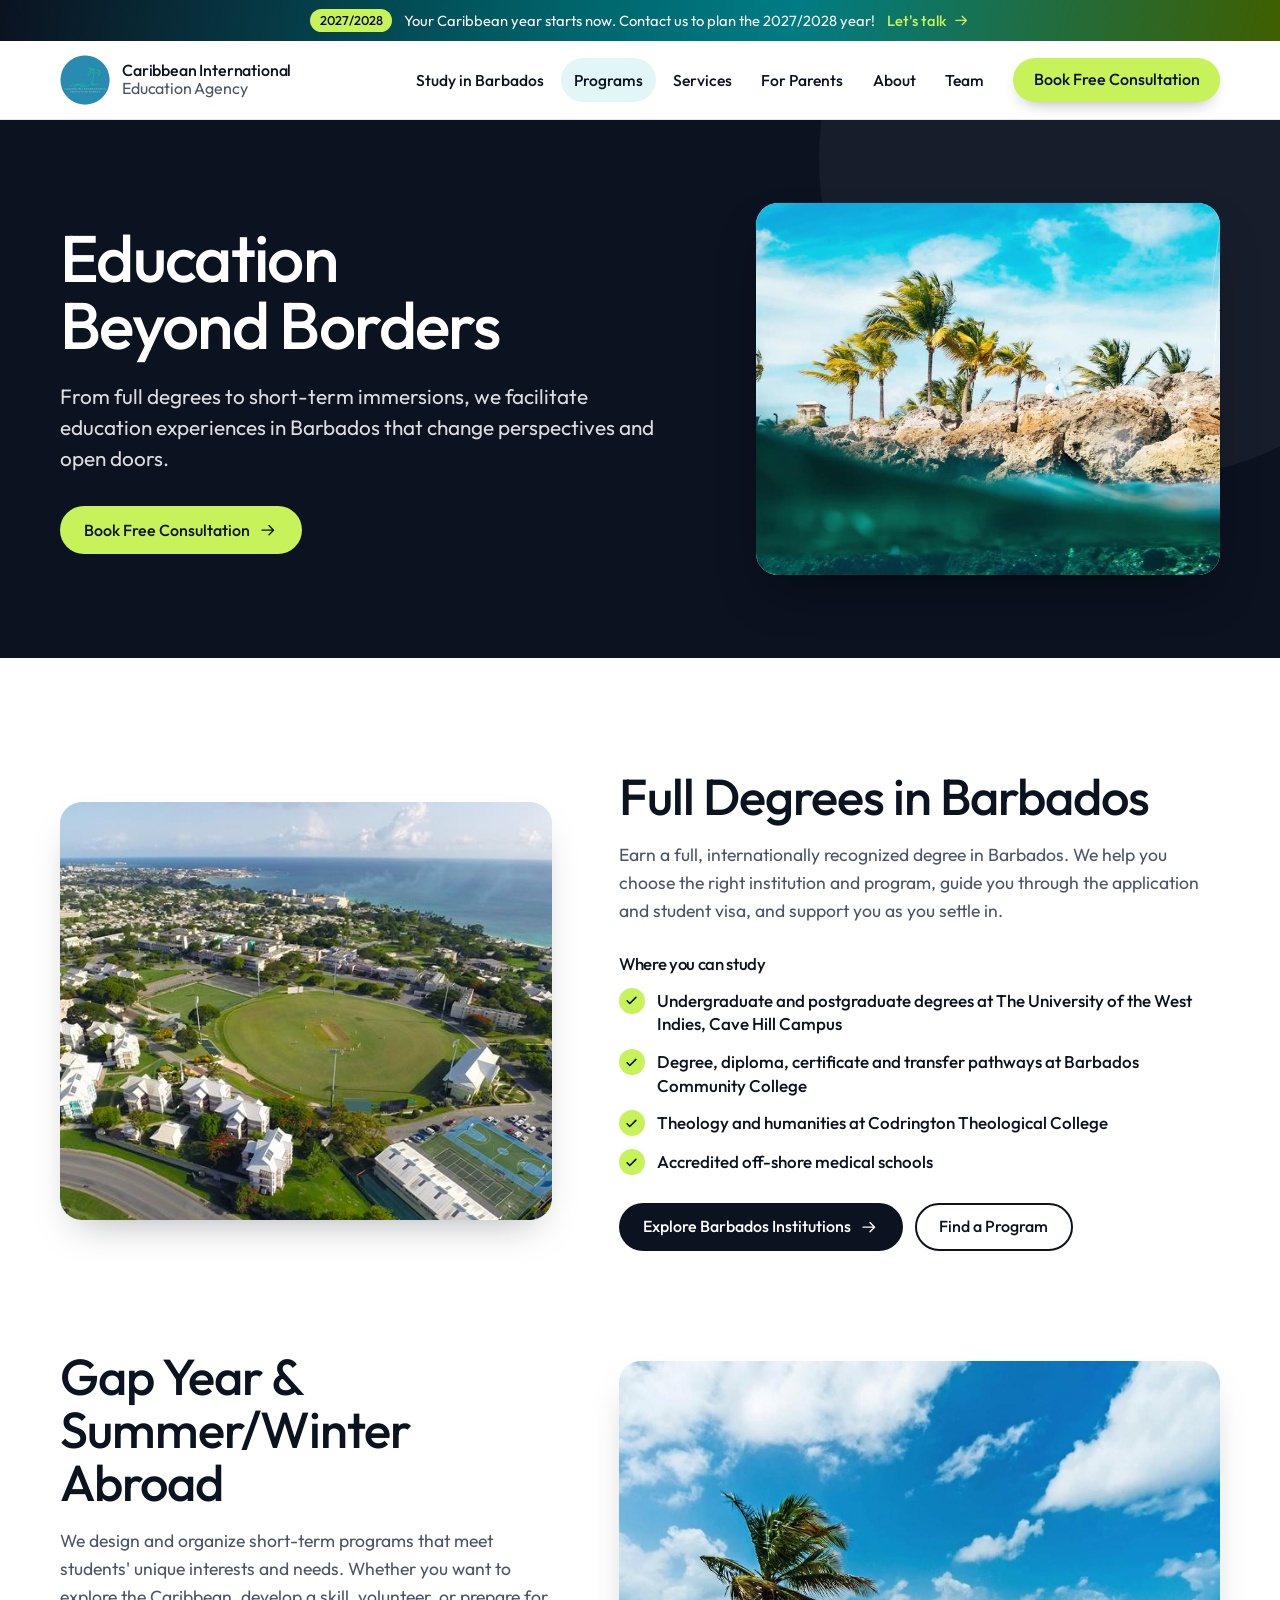
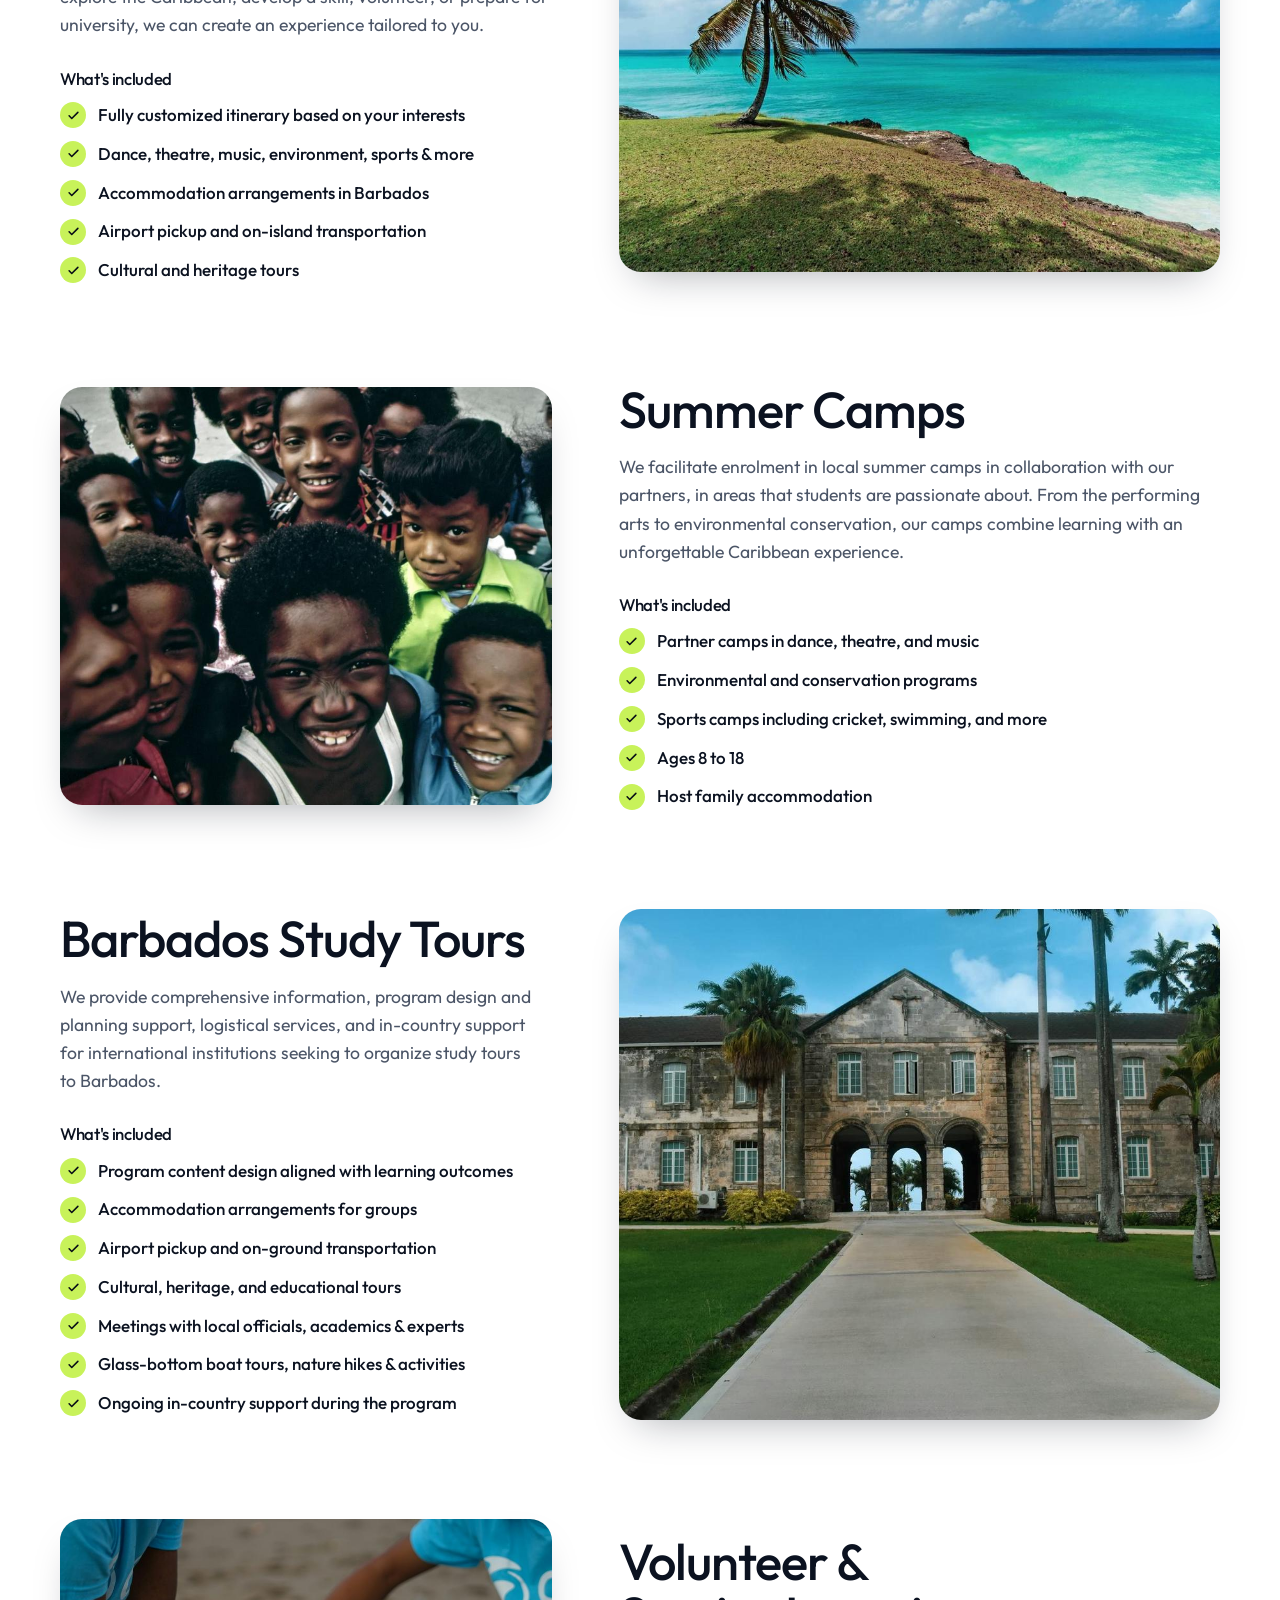
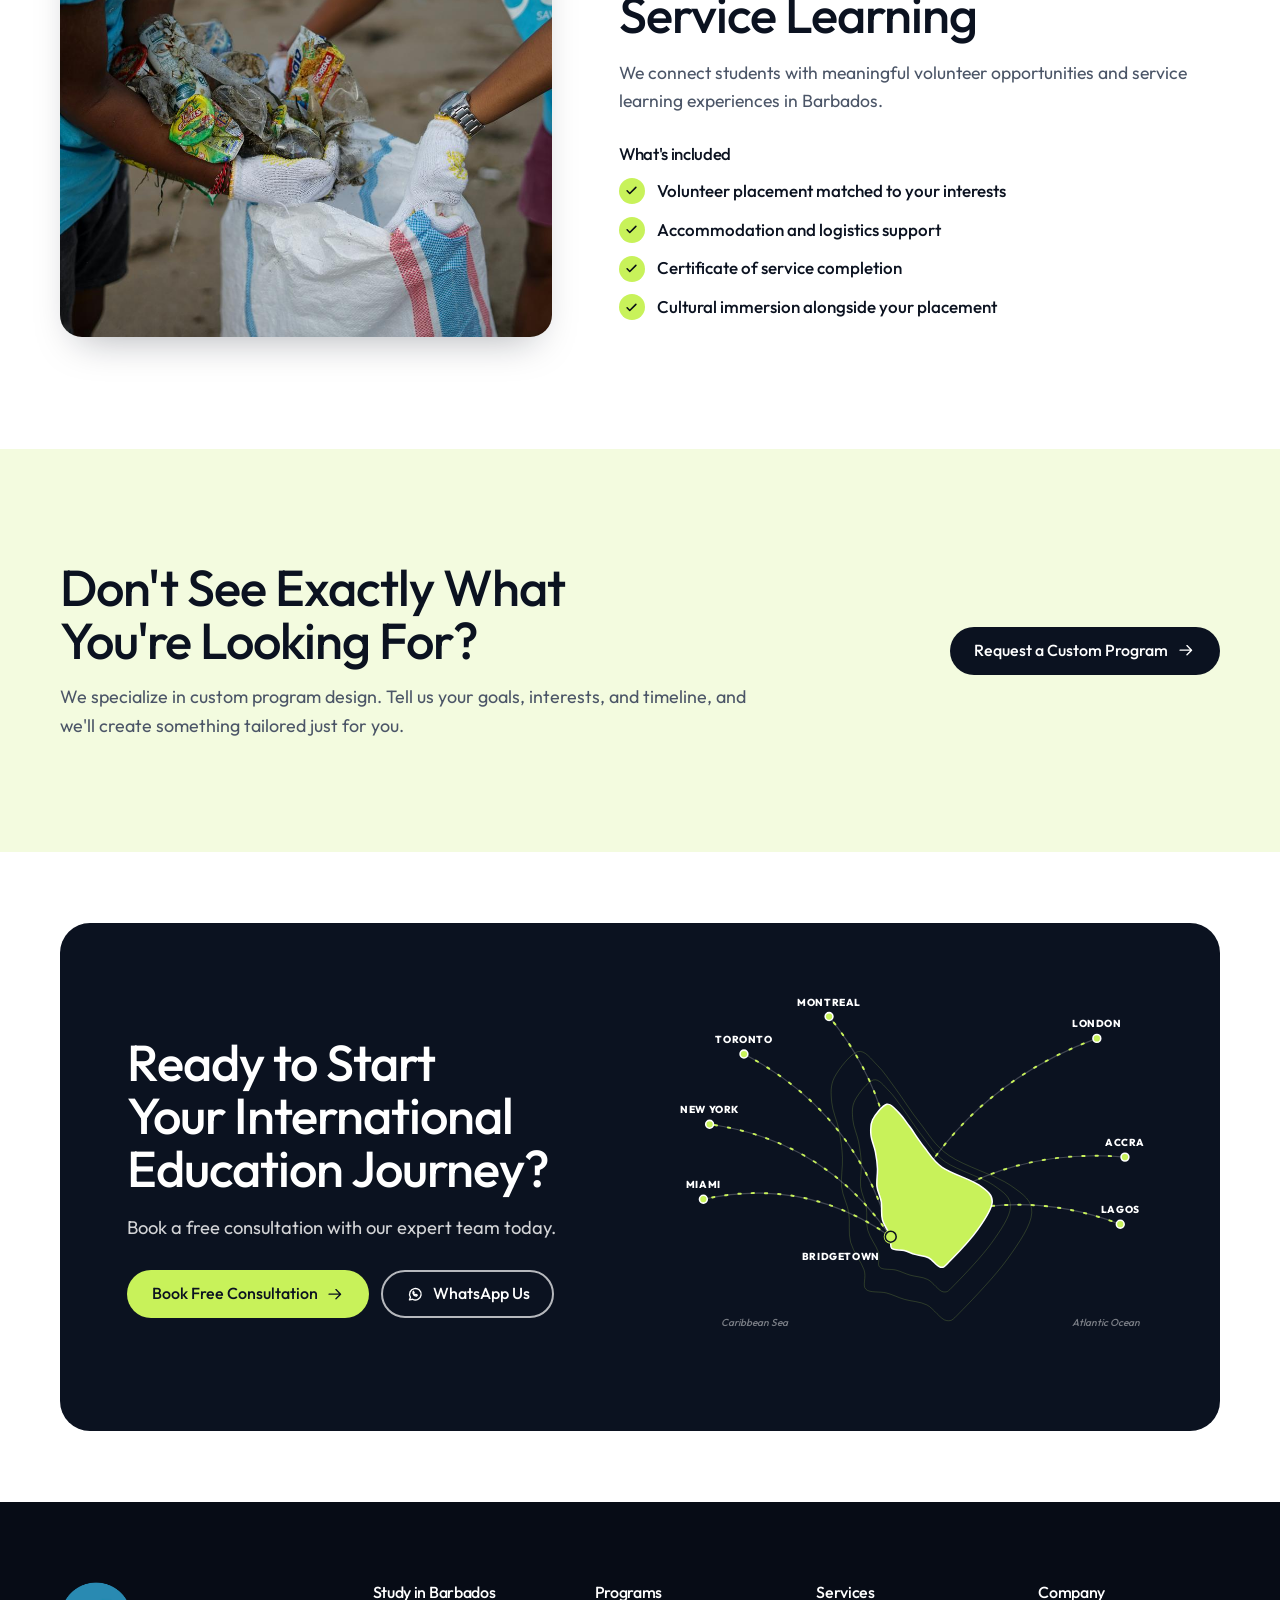
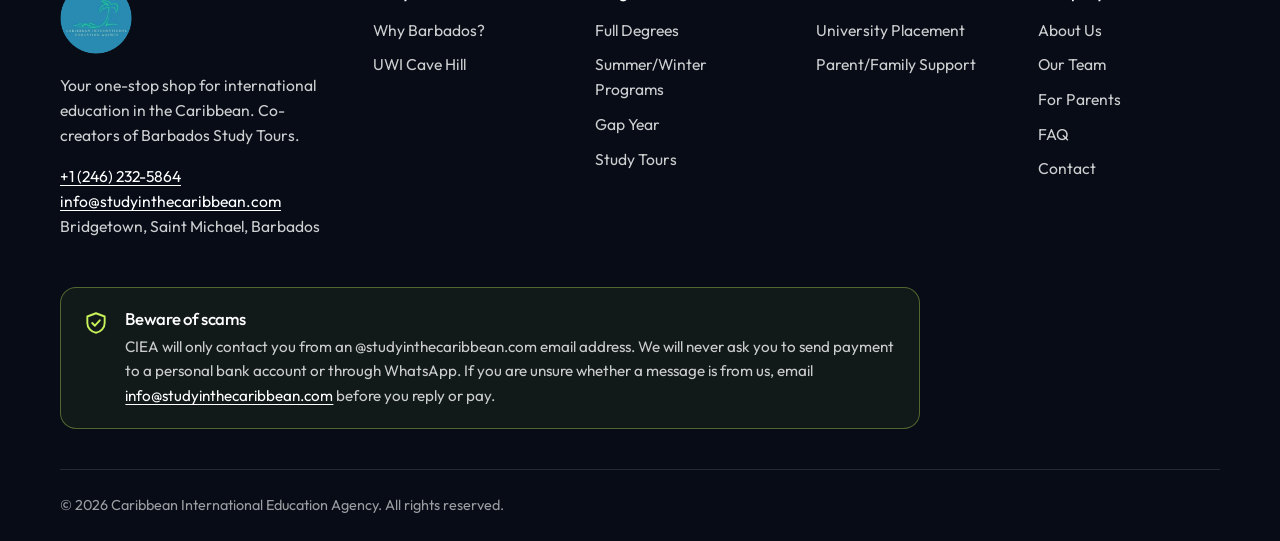
<file: programs.html>
<!doctype html>
<html lang="en">
<head>
<meta charset="utf-8">
<meta name="viewport" content="width=device-width, initial-scale=1, viewport-fit=cover">
<title>Gap Year, Summer Camps and Study Abroad in Barbados | CIEA</title>
<meta name="description" content="Gap year, summer camps, Barbados study tours and volunteer programs in Barbados.">
<meta name="theme-color" content="#0b1220">
<link rel="canonical" href="https://studyinthecaribbean.com/programs.html">
<meta property="og:type" content="website">
<meta property="og:site_name" content="Caribbean International Education Agency">
<meta property="og:title" content="Gap Year, Summer Camps and Study Abroad in Barbados | CIEA">
<meta property="og:description" content="Gap year, summer camps, Barbados study tours and volunteer programs in Barbados.">
<meta property="og:url" content="https://studyinthecaribbean.com/programs.html">
<meta property="og:image" content="https://studyinthecaribbean.com/assets/og-image.jpg">
<meta property="og:image:width" content="1200">
<meta property="og:image:height" content="630">
<meta property="og:locale" content="en_GB">
<meta name="twitter:card" content="summary_large_image">
<script type="application/ld+json">{"@context": "https://schema.org", "@graph": [{"@type": "EducationalOrganization", "@id": "https://studyinthecaribbean.com/#org", "name": "Caribbean International Education Agency", "alternateName": "CIEA", "url": "https://studyinthecaribbean.com/", "logo": "https://studyinthecaribbean.com/assets/ciea-logo.png", "image": "https://studyinthecaribbean.com/assets/og-image.jpg", "email": "info@studyinthecaribbean.com", "telephone": "+12462325864", "address": {"@type": "PostalAddress", "addressLocality": "Bridgetown", "addressRegion": "Saint Michael", "addressCountry": "BB"}, "areaServed": ["Barbados", "Caribbean", "Canada", "United Kingdom", "United States", "Africa"]}]}</script>
<link rel="icon" href="assets/ciea-logo.png">
<link rel="preconnect" href="https://fonts.googleapis.com">
<link rel="preconnect" href="https://fonts.gstatic.com" crossorigin>
<link rel="stylesheet" href="https://fonts.googleapis.com/css2?family=Outfit:wght@300..800&family=Geist+Mono:wght@500&display=swap">
<link rel="stylesheet" href="assets/styles.css?v=1af8788d">
</head>
<body>
<svg width="0" height="0" style="position:absolute" aria-hidden="true">
<symbol id="i-check" viewBox="0 0 24 24"><path d="M5 12.5l4.2 4.2L19 7"/></symbol>
<symbol id="i-arrow" viewBox="0 0 24 24"><path d="M4 12h15M13 6l6 6-6 6"/></symbol><symbol id="i-arrow-l" viewBox="0 0 24 24"><path d="M20 12H5M11 6l-6 6 6 6"/></symbol><symbol id="i-shield" viewBox="0 0 24 24"><path d="M12 3l8 3v6c0 4.5-3.4 8.2-8 9-4.6-.8-8-4.5-8-9V6z"/><path d="M8.5 12l2.5 2.5 4.5-5"/></symbol>
<symbol id="i-plus" viewBox="0 0 24 24"><path d="M12 5v14M5 12h14"/></symbol>
<symbol id="i-camera" viewBox="0 0 24 24"><path d="M4 8.5A1.5 1.5 0 0 1 5.5 7h2.2l1.6-2.2h5.4L16.3 7h2.2A1.5 1.5 0 0 1 20 8.5v9a1.5 1.5 0 0 1-1.5 1.5h-13A1.5 1.5 0 0 1 4 17.5z"/><circle cx="12" cy="12.8" r="3.4"/></symbol>
<symbol id="i-menu" viewBox="0 0 24 24"><path d="M4 7h16M4 12h16M4 17h10"/></symbol>
<symbol id="i-close" viewBox="0 0 24 24"><path d="M6 6l12 12M18 6L6 18"/></symbol>
<symbol id="i-chat" viewBox="0 0 24 24"><path d="M4.5 19.5l1.3-3.6A7.5 7.5 0 1 1 8.6 18.6z"/><path d="M9 10.5c.4 1.8 2.3 3.6 4.4 4.1l1.3-1.3-1.8-1-1 .6c-.8-.4-1.5-1.1-1.9-1.9l.6-1-1-1.8z"/></symbol>
<symbol id="i-phone" viewBox="0 0 24 24"><path d="M6.6 3.5h2.6l1.4 4.1-1.9 1.3a11 11 0 0 0 6.4 6.4l1.3-1.9 4.1 1.4v2.6a2 2 0 0 1-2.1 2A16.5 16.5 0 0 1 4.6 5.6a2 2 0 0 1 2-2.1z"/></symbol>
<symbol id="i-mail" viewBox="0 0 24 24"><rect x="3.5" y="5.5" width="17" height="13" rx="1.5"/><path d="M4 6.5l8 6 8-6"/></symbol>
<symbol id="i-pin" viewBox="0 0 24 24"><path d="M12 21s-6.5-5.6-6.5-11a6.5 6.5 0 0 1 13 0c0 5.4-6.5 11-6.5 11z"/><circle cx="12" cy="10" r="2.4"/></symbol>
<symbol id="i-clock" viewBox="0 0 24 24"><circle cx="12" cy="12" r="8.5"/><path d="M12 7.5V12l3 2"/></symbol>
<symbol id="i-cap" viewBox="0 0 24 24"><path d="M2.5 9.5L12 5l9.5 4.5L12 14z"/><path d="M6.5 11.5v4c1.5 1.4 3.4 2 5.5 2s4-.6 5.5-2v-4M21.5 9.5v5"/></symbol>
<symbol id="i-file" viewBox="0 0 24 24"><path d="M14 3.5H7A1.5 1.5 0 0 0 5.5 5v14A1.5 1.5 0 0 0 7 20.5h10a1.5 1.5 0 0 0 1.5-1.5V8z"/><path d="M14 3.5V8h4.5M9 14l2 2 4-4"/></symbol>
<symbol id="i-passport" viewBox="0 0 24 24"><rect x="5.5" y="3" width="13" height="18" rx="1.5"/><circle cx="12" cy="10.5" r="3"/><path d="M9 10.5h6M12 7.5c-1 1.6-1 4.4 0 6M12 7.5c1 1.6 1 4.4 0 6M9 17h6"/></symbol>
<symbol id="i-home" viewBox="0 0 24 24"><path d="M3.5 11L12 4l8.5 7"/><path d="M6 9.5v10h12v-10M10 19.5v-5h4v5"/></symbol>
<symbol id="i-plane" viewBox="0 0 24 24"><path d="M10.5 13.5l-6-2.2 1.3-1.3 7.2.6 4-4c.9-.9 2.3-1.1 2.8-.6s.3 1.9-.6 2.8l-4 4 .6 7.2-1.3 1.3-2.2-6-3 3v2.2l-1.2 1.2-1.3-3.3-3.3-1.3L4.6 16h2.2z"/></symbol>
<symbol id="i-users" viewBox="0 0 24 24"><circle cx="9" cy="8.5" r="3.2"/><path d="M3 19.5c.5-3.3 2.9-5.5 6-5.5s5.5 2.2 6 5.5"/><circle cx="17" cy="9.5" r="2.5"/><path d="M16.5 14.2c2.4.2 4 2 4.5 4.6"/></symbol>
<symbol id="i-steth" viewBox="0 0 24 24"><path d="M6 3.5v5a4 4 0 0 0 8 0v-5"/><path d="M10 12.5v2a5 5 0 0 0 10 0v-1.5"/><circle cx="20" cy="11" r="2"/></symbol>
<symbol id="i-award" viewBox="0 0 24 24"><circle cx="12" cy="9" r="5.5"/><path d="M8.6 13.4L7 20.5l5-2.5 5 2.5-1.6-7.1"/></symbol>
<symbol id="i-globe" viewBox="0 0 24 24"><circle cx="12" cy="12" r="8.5"/><path d="M3.5 12h17M12 3.5c2.4 2.5 3.6 5.3 3.6 8.5s-1.2 6-3.6 8.5c-2.4-2.5-3.6-5.3-3.6-8.5s1.2-6 3.6-8.5z"/></symbol>
<symbol id="i-sun" viewBox="0 0 24 24"><circle cx="12" cy="12" r="4"/><path d="M12 2.5v2.5M12 19v2.5M2.5 12H5M19 12h2.5M5.3 5.3l1.8 1.8M16.9 16.9l1.8 1.8M5.3 18.7l1.8-1.8M16.9 7.1l1.8-1.8"/></symbol>
<symbol id="i-tag" viewBox="0 0 24 24"><path d="M3.5 12.2V4.5a1 1 0 0 1 1-1h7.7l8.3 8.3a1 1 0 0 1 0 1.4l-7.3 7.3a1 1 0 0 1-1.4 0z"/><circle cx="8" cy="8" r="1.6"/></symbol>
</svg>
<a class="skip" href="#main">Skip to content</a>
<a class="promo" href="contact.html"><span class="promo-in"><span class="promo-tag">2027/2028</span><span class="promo-text">Your Caribbean year starts now. Contact us to plan the 2027/2028 year!</span><span class="promo-go">Let's talk <svg class="icon" aria-hidden="true"><use href="#i-arrow"/></svg></span></span></a>
<header class="site-header"><div class="wrap header-inner">
<a class="brand" href="index.html" aria-label="Caribbean International Education Agency, home">
<img src="assets/ciea-logo.png" alt="" width="52" height="52">
<span class="brand-name">Caribbean International<span>Education Agency</span></span></a>
<button class="nav-toggle" aria-expanded="false" aria-controls="site-nav" aria-label="Menu"><svg class="icon i-menu" aria-hidden="true"><use href="#i-menu"/></svg><svg class="icon i-close" hidden aria-hidden="true"><use href="#i-close"/></svg></button>
<nav class="nav" id="site-nav" aria-label="Main"><a href="study-in-barbados.html">Study in Barbados</a><a href="programs.html" aria-current="page">Programs</a><a href="services.html">Services</a><a href="about.html#families">For Parents</a><a href="about.html">About</a><a href="team.html">Team</a><a class="btn btn-primary" href="contact.html">Book Free Consultation</a></nav>
</div></header>
<main id="main">
<section class="page-hero"><div class="wrap page-hero-grid">
<div class="page-hero-copy"><h1>Education Beyond Borders</h1><p class="lede">From full degrees to short-term immersions, we facilitate education experiences in Barbados that change perspectives and open doors.</p><div class="btn-row"><a class="btn btn-primary" href="contact.html">Book Free Consultation <svg class="icon" aria-hidden="true"><use href="#i-arrow"/></svg></a></div></div>
<figure class="photo "><div class="ph has-img"><img src="assets/photos/underwater-split.jpg" alt="Clear Caribbean water above and below the surface" loading="lazy" decoding="async"></div></figure>
</div></section>
<section class="section"><div class="wrap"><article class="program" id="full-degrees">
<figure class="photo program-photo"><div class="ph has-img"><img src="assets/photos/uwi-cave-hill.jpg" alt="Aerial view of the UWI Cave Hill campus above the west coast" loading="lazy" decoding="async"></div></figure>
<div class="copy"><h2>Full Degrees in Barbados</h2><p>Earn a full, internationally recognized degree in Barbados. We help you choose the right institution and program, guide you through the application and student visa, and support you as you settle in.</p>
<h3>Where you can study</h3><ul class="checks "><li><span class="tick"><svg class="icon" aria-hidden="true"><use href="#i-check"/></svg></span><span>Undergraduate and postgraduate degrees at The University of the West Indies, Cave Hill Campus</span></li><li><span class="tick"><svg class="icon" aria-hidden="true"><use href="#i-check"/></svg></span><span>Degree, diploma, certificate and transfer pathways at Barbados Community College</span></li><li><span class="tick"><svg class="icon" aria-hidden="true"><use href="#i-check"/></svg></span><span>Theology and humanities at Codrington Theological College</span></li><li><span class="tick"><svg class="icon" aria-hidden="true"><use href="#i-check"/></svg></span><span>Accredited off-shore medical schools</span></li></ul>
<div class="btn-row" style="margin-top:1.75rem"><a class="btn btn-ink" href="study-in-barbados.html#institutions">Explore Barbados Institutions <svg class="icon" aria-hidden="true"><use href="#i-arrow"/></svg></a><a class="btn btn-line" href="course-finder.html">Find a Program</a></div></div>
</article><article class="program" id="gap-year">
<figure class="photo program-photo"><div class="ph has-img"><img src="assets/photos/palm-cliff-coast.jpg" alt="A palm tree on a cliff above the Barbados coast" loading="lazy" decoding="async"></div></figure>
<div class="copy"><h2>Gap Year &amp; Summer/Winter Abroad</h2><p>We design and organize short-term programs that meet students' unique interests and needs. Whether you want to explore the Caribbean, develop a skill, volunteer, or prepare for university, we can create an experience tailored to you.</p><h3>What's included</h3><ul class="checks "><li><span class="tick"><svg class="icon" aria-hidden="true"><use href="#i-check"/></svg></span><span>Fully customized itinerary based on your interests</span></li><li><span class="tick"><svg class="icon" aria-hidden="true"><use href="#i-check"/></svg></span><span>Dance, theatre, music, environment, sports &amp; more</span></li><li><span class="tick"><svg class="icon" aria-hidden="true"><use href="#i-check"/></svg></span><span>Accommodation arrangements in Barbados</span></li><li><span class="tick"><svg class="icon" aria-hidden="true"><use href="#i-check"/></svg></span><span>Airport pickup and on-island transportation</span></li><li><span class="tick"><svg class="icon" aria-hidden="true"><use href="#i-check"/></svg></span><span>Cultural and heritage tours</span></li></ul></div>
</article><article class="program" id="summer-camps">
<figure class="photo program-photo"><div class="ph has-img"><img src="assets/photos/kids-group.jpg" alt="A group of children smiling together" loading="lazy" decoding="async"></div></figure>
<div class="copy"><h2>Summer Camps</h2><p>We facilitate enrolment in local summer camps in collaboration with our partners, in areas that students are passionate about. From the performing arts to environmental conservation, our camps combine learning with an unforgettable Caribbean experience.</p><h3>What's included</h3><ul class="checks "><li><span class="tick"><svg class="icon" aria-hidden="true"><use href="#i-check"/></svg></span><span>Partner camps in dance, theatre, and music</span></li><li><span class="tick"><svg class="icon" aria-hidden="true"><use href="#i-check"/></svg></span><span>Environmental and conservation programs</span></li><li><span class="tick"><svg class="icon" aria-hidden="true"><use href="#i-check"/></svg></span><span>Sports camps including cricket, swimming, and more</span></li><li><span class="tick"><svg class="icon" aria-hidden="true"><use href="#i-check"/></svg></span><span>Ages 8 to 18</span></li><li><span class="tick"><svg class="icon" aria-hidden="true"><use href="#i-check"/></svg></span><span>Host family accommodation</span></li></ul></div>
</article><article class="program" id="study-tours">
<figure class="photo program-photo"><div class="ph has-img"><img src="assets/photos/codrington-college.jpg" alt="Codrington College, Barbados" loading="lazy" decoding="async"></div></figure>
<div class="copy"><h2>Barbados Study Tours</h2><p>We provide comprehensive information, program design and planning support, logistical services, and in-country support for international institutions seeking to organize study tours to Barbados.</p><h3>What's included</h3><ul class="checks "><li><span class="tick"><svg class="icon" aria-hidden="true"><use href="#i-check"/></svg></span><span>Program content design aligned with learning outcomes</span></li><li><span class="tick"><svg class="icon" aria-hidden="true"><use href="#i-check"/></svg></span><span>Accommodation arrangements for groups</span></li><li><span class="tick"><svg class="icon" aria-hidden="true"><use href="#i-check"/></svg></span><span>Airport pickup and on-ground transportation</span></li><li><span class="tick"><svg class="icon" aria-hidden="true"><use href="#i-check"/></svg></span><span>Cultural, heritage, and educational tours</span></li><li><span class="tick"><svg class="icon" aria-hidden="true"><use href="#i-check"/></svg></span><span>Meetings with local officials, academics &amp; experts</span></li><li><span class="tick"><svg class="icon" aria-hidden="true"><use href="#i-check"/></svg></span><span>Glass-bottom boat tours, nature hikes &amp; activities</span></li><li><span class="tick"><svg class="icon" aria-hidden="true"><use href="#i-check"/></svg></span><span>Ongoing in-country support during the program</span></li></ul></div>
</article><article class="program" id="volunteer">
<figure class="photo program-photo"><div class="ph has-img"><img src="assets/photos/beach-cleanup.jpg" alt="Volunteers in gloves collecting plastic from a beach" loading="lazy" decoding="async"></div></figure>
<div class="copy"><h2>Volunteer &amp; Service Learning</h2><p>We connect students with meaningful volunteer opportunities and service learning experiences in Barbados.</p><h3>What's included</h3><ul class="checks "><li><span class="tick"><svg class="icon" aria-hidden="true"><use href="#i-check"/></svg></span><span>Volunteer placement matched to your interests</span></li><li><span class="tick"><svg class="icon" aria-hidden="true"><use href="#i-check"/></svg></span><span>Accommodation and logistics support</span></li><li><span class="tick"><svg class="icon" aria-hidden="true"><use href="#i-check"/></svg></span><span>Certificate of service completion</span></li><li><span class="tick"><svg class="icon" aria-hidden="true"><use href="#i-check"/></svg></span><span>Cultural immersion alongside your placement</span></li></ul></div>
</article></div></section>
<section class="section bg-sand" aria-labelledby="custom-h"><div class="wrap custom-band">
<div><h2 id="custom-h">Don't See Exactly What You're Looking For?</h2>
<p>We specialize in custom program design. Tell us your goals, interests, and timeline, and we'll create something tailored just for you.</p></div>
<div><a class="btn btn-ink" href="contact.html">Request a Custom Program <svg class="icon" aria-hidden="true"><use href="#i-arrow"/></svg></a></div>
</div></section>

<section class="envelope-section" aria-labelledby="env-h"><div class="wrap">
<div class="envelope">
<div class="body"><h2 id="env-h">Ready to Start Your International Education Journey?</h2><p>Book a free consultation with our expert team today.</p>
<div class="btn-row"><a class="btn btn-primary" href="contact.html">Book Free Consultation <svg class="icon" aria-hidden="true"><use href="#i-arrow"/></svg></a>
<a class="btn btn-line-light" href="https://wa.me/12462325864" target="_blank" rel="noopener"><svg class="icon" aria-hidden="true"><use href="#i-chat"/></svg>WhatsApp Us</a></div></div>
<div class="routes"><svg viewBox="0 0 620 470" role="img" aria-label="Map of Barbados with direct flight routes from Bridgetown to London, Toronto, Montreal, New York, Miami, Lagos and Accra">
<g><path class="contour" d="M220.7 151.0 C213.0 153.2 200.2 169.7 195.5 178.8 C190.9 187.9 191.8 196.2 192.6 205.6 C193.4 215.1 198.4 225.5 200.4 235.4 C202.3 245.3 203.8 254.9 204.2 265.2 C204.7 275.5 202.2 287.1 203.3 297.0 C204.4 306.9 209.4 314.9 211.0 324.8 C212.6 334.7 210.2 346.3 213.0 356.6 C215.7 366.8 224.7 377.9 227.5 386.4 C230.2 394.8 225.4 403.1 229.4 407.2 C233.4 411.3 244.7 409.4 251.6 411.2 C258.6 413.0 263.7 416.0 271.0 418.1 C278.2 420.3 287.6 420.3 295.2 424.1 C302.7 427.9 310.0 440.1 316.4 441.0 C322.9 441.8 322.9 440.1 333.9 429.1 C344.8 418.0 369.8 391.8 382.2 374.4 C394.6 357.1 407.8 338.0 408.3 324.8 C408.8 311.5 399.9 305.3 385.1 295.0 C370.3 284.7 335.6 274.5 319.3 263.2 C303.1 252.0 297.1 239.6 287.4 227.5 C277.8 215.4 268.9 201.0 261.3 190.7 C253.7 180.5 248.7 172.5 242.0 165.9 C235.2 159.3 228.4 148.9 220.7 151.0 Z" transform="translate(336 250) scale(0.9359999999999999) translate(-300 -295)" vector-effect="non-scaling-stroke"/><path class="contour" d="M220.7 151.0 C213.0 153.2 200.2 169.7 195.5 178.8 C190.9 187.9 191.8 196.2 192.6 205.6 C193.4 215.1 198.4 225.5 200.4 235.4 C202.3 245.3 203.8 254.9 204.2 265.2 C204.7 275.5 202.2 287.1 203.3 297.0 C204.4 306.9 209.4 314.9 211.0 324.8 C212.6 334.7 210.2 346.3 213.0 356.6 C215.7 366.8 224.7 377.9 227.5 386.4 C230.2 394.8 225.4 403.1 229.4 407.2 C233.4 411.3 244.7 409.4 251.6 411.2 C258.6 413.0 263.7 416.0 271.0 418.1 C278.2 420.3 287.6 420.3 295.2 424.1 C302.7 427.9 310.0 440.1 316.4 441.0 C322.9 441.8 322.9 440.1 333.9 429.1 C344.8 418.0 369.8 391.8 382.2 374.4 C394.6 357.1 407.8 338.0 408.3 324.8 C408.8 311.5 399.9 305.3 385.1 295.0 C370.3 284.7 335.6 274.5 319.3 263.2 C303.1 252.0 297.1 239.6 287.4 227.5 C277.8 215.4 268.9 201.0 261.3 190.7 C253.7 180.5 248.7 172.5 242.0 165.9 C235.2 159.3 228.4 148.9 220.7 151.0 Z" transform="translate(336 250) scale(1.188) translate(-300 -295)" vector-effect="non-scaling-stroke"/></g><path class="arc" d="M284 316 Q306 158 205 34"/><path class="flow out" d="M284 316 Q306 158 205 34"/><path class="arc" d="M284 316 Q241 158 96 82"/><path class="flow in" d="M284 316 Q241 158 96 82"/><path class="arc" d="M284 316 Q200 193 52 172"/><path class="flow out" d="M284 316 Q200 193 52 172"/><path class="arc" d="M284 316 Q174 239 44 268"/><path class="flow in" d="M284 316 Q174 239 44 268"/><path class="arc" d="M284 316 Q360 131 548 62"/><path class="flow out" d="M284 316 Q360 131 548 62"/><path class="arc" d="M284 316 Q412 199 584 214"/><path class="flow in" d="M284 316 Q412 199 584 214"/><path class="arc" d="M284 316 Q427 243 578 300"/><path class="flow out" d="M284 316 Q427 243 578 300"/><path class="island" d="M220.7 151.0 C213.0 153.2 200.2 169.7 195.5 178.8 C190.9 187.9 191.8 196.2 192.6 205.6 C193.4 215.1 198.4 225.5 200.4 235.4 C202.3 245.3 203.8 254.9 204.2 265.2 C204.7 275.5 202.2 287.1 203.3 297.0 C204.4 306.9 209.4 314.9 211.0 324.8 C212.6 334.7 210.2 346.3 213.0 356.6 C215.7 366.8 224.7 377.9 227.5 386.4 C230.2 394.8 225.4 403.1 229.4 407.2 C233.4 411.3 244.7 409.4 251.6 411.2 C258.6 413.0 263.7 416.0 271.0 418.1 C278.2 420.3 287.6 420.3 295.2 424.1 C302.7 427.9 310.0 440.1 316.4 441.0 C322.9 441.8 322.9 440.1 333.9 429.1 C344.8 418.0 369.8 391.8 382.2 374.4 C394.6 357.1 407.8 338.0 408.3 324.8 C408.8 311.5 399.9 305.3 385.1 295.0 C370.3 284.7 335.6 274.5 319.3 263.2 C303.1 252.0 297.1 239.6 287.4 227.5 C277.8 215.4 268.9 201.0 261.3 190.7 C253.7 180.5 248.7 172.5 242.0 165.9 C235.2 159.3 228.4 148.9 220.7 151.0 Z" transform="translate(336 250) scale(0.72) translate(-300 -295)" vector-effect="non-scaling-stroke"/><path class="coast" d="M220.7 151.0 C213.0 153.2 200.2 169.7 195.5 178.8 C190.9 187.9 191.8 196.2 192.6 205.6 C193.4 215.1 198.4 225.5 200.4 235.4 C202.3 245.3 203.8 254.9 204.2 265.2 C204.7 275.5 202.2 287.1 203.3 297.0 C204.4 306.9 209.4 314.9 211.0 324.8 C212.6 334.7 210.2 346.3 213.0 356.6 C215.7 366.8 224.7 377.9 227.5 386.4 C230.2 394.8 225.4 403.1 229.4 407.2 C233.4 411.3 244.7 409.4 251.6 411.2 C258.6 413.0 263.7 416.0 271.0 418.1 C278.2 420.3 287.6 420.3 295.2 424.1 C302.7 427.9 310.0 440.1 316.4 441.0 C322.9 441.8 322.9 440.1 333.9 429.1 C344.8 418.0 369.8 391.8 382.2 374.4 C394.6 357.1 407.8 338.0 408.3 324.8 C408.8 311.5 399.9 305.3 385.1 295.0 C370.3 284.7 335.6 274.5 319.3 263.2 C303.1 252.0 297.1 239.6 287.4 227.5 C277.8 215.4 268.9 201.0 261.3 190.7 C253.7 180.5 248.7 172.5 242.0 165.9 C235.2 159.3 228.4 148.9 220.7 151.0 Z" transform="translate(336 250) scale(0.72) translate(-300 -295)" vector-effect="non-scaling-stroke"/><g class="city"><circle cx="205" cy="34" r="5"/><text x="205" y="20" text-anchor="middle">MONTREAL</text></g><g class="city"><circle cx="96" cy="82" r="5"/><text x="96" y="68" text-anchor="middle">TORONTO</text></g><g class="city"><circle cx="52" cy="172" r="5"/><text x="52" y="158" text-anchor="middle">NEW YORK</text></g><g class="city"><circle cx="44" cy="268" r="5"/><text x="44" y="254" text-anchor="middle">MIAMI</text></g><g class="city"><circle cx="548" cy="62" r="5"/><text x="548" y="48" text-anchor="middle">LONDON</text></g><g class="city"><circle cx="584" cy="214" r="5"/><text x="584" y="200" text-anchor="middle">ACCRA</text></g><g class="city"><circle cx="578" cy="300" r="5"/><text x="578" y="286" text-anchor="middle">LAGOS</text></g>
<circle class="home-ring" cx="284" cy="316" r="8"/><circle class="home-dot" cx="284" cy="316" r="7"/>
<text class="sea-label" x="560" y="430" text-anchor="middle">Atlantic Ocean</text><text class="sea-label" x="110" y="430" text-anchor="middle">Caribbean Sea</text>
<text class="home-label" x="270" y="346" text-anchor="end">BRIDGETOWN</text>
</svg></div>
</div></div></section>
</main>
<footer class="site-footer"><div class="wrap">
<div class="foot-grid">
<div class="foot-brand"><img src="assets/ciea-logo.png" alt="Caribbean International Education Agency logo" width="84" height="84">
<p>Your one-stop shop for international education in the Caribbean. Co-creators of Barbados Study Tours.</p>
<p><a href="https://wa.me/12462325864" target="_blank" rel="noopener">+1 (246) 232-5864</a><br><a href="mailto:info@studyinthecaribbean.com">info@studyinthecaribbean.com</a><br>Bridgetown, Saint Michael, Barbados</p></div>
<div class="foot-col"><h3>Study in Barbados</h3><ul>
<li><a href="study-in-barbados.html#why">Why Barbados?</a></li><li><a href="study-in-barbados.html#uwi">UWI Cave Hill</a></li>
</ul></div>
<div class="foot-col"><h3>Programs</h3><ul>
<li><a href="programs.html#full-degrees">Full Degrees</a></li><li><a href="programs.html#summer-camps">Summer/Winter Programs</a></li><li><a href="programs.html#gap-year">Gap Year</a></li>
<li><a href="programs.html#study-tours">Study Tours</a></li></ul></div>
<div class="foot-col"><h3>Services</h3><ul>
<li><a href="services.html#placement">University Placement</a></li>
<li><a href="services.html#family">Parent/Family Support</a></li></ul></div>
<div class="foot-col"><h3>Company</h3><ul>
<li><a href="about.html">About Us</a></li><li><a href="team.html">Our Team</a></li><li><a href="about.html#families">For Parents</a></li>
<li><a href="index.html#faq">FAQ</a></li><li><a href="contact.html">Contact</a></li></ul></div>
</div>
<aside class="foot-notice" aria-labelledby="scam-h"><svg class="icon" aria-hidden="true"><use href="#i-shield"/></svg><div><h3 id="scam-h">Beware of scams</h3><p>CIEA will only contact you from an @studyinthecaribbean.com email address. We will never ask you to send payment to a personal bank account or through WhatsApp. If you are unsure whether a message is from us, email <a href="mailto:info@studyinthecaribbean.com">info@studyinthecaribbean.com</a> before you reply or pay.</p></div></aside>
<div class="foot-base"><span>&copy; 2026 Caribbean International Education Agency. All rights reserved.</span></div>
</div></footer>
<script src="assets/site.js?v=1af8788d"></script>
</body>
</html>
</file>
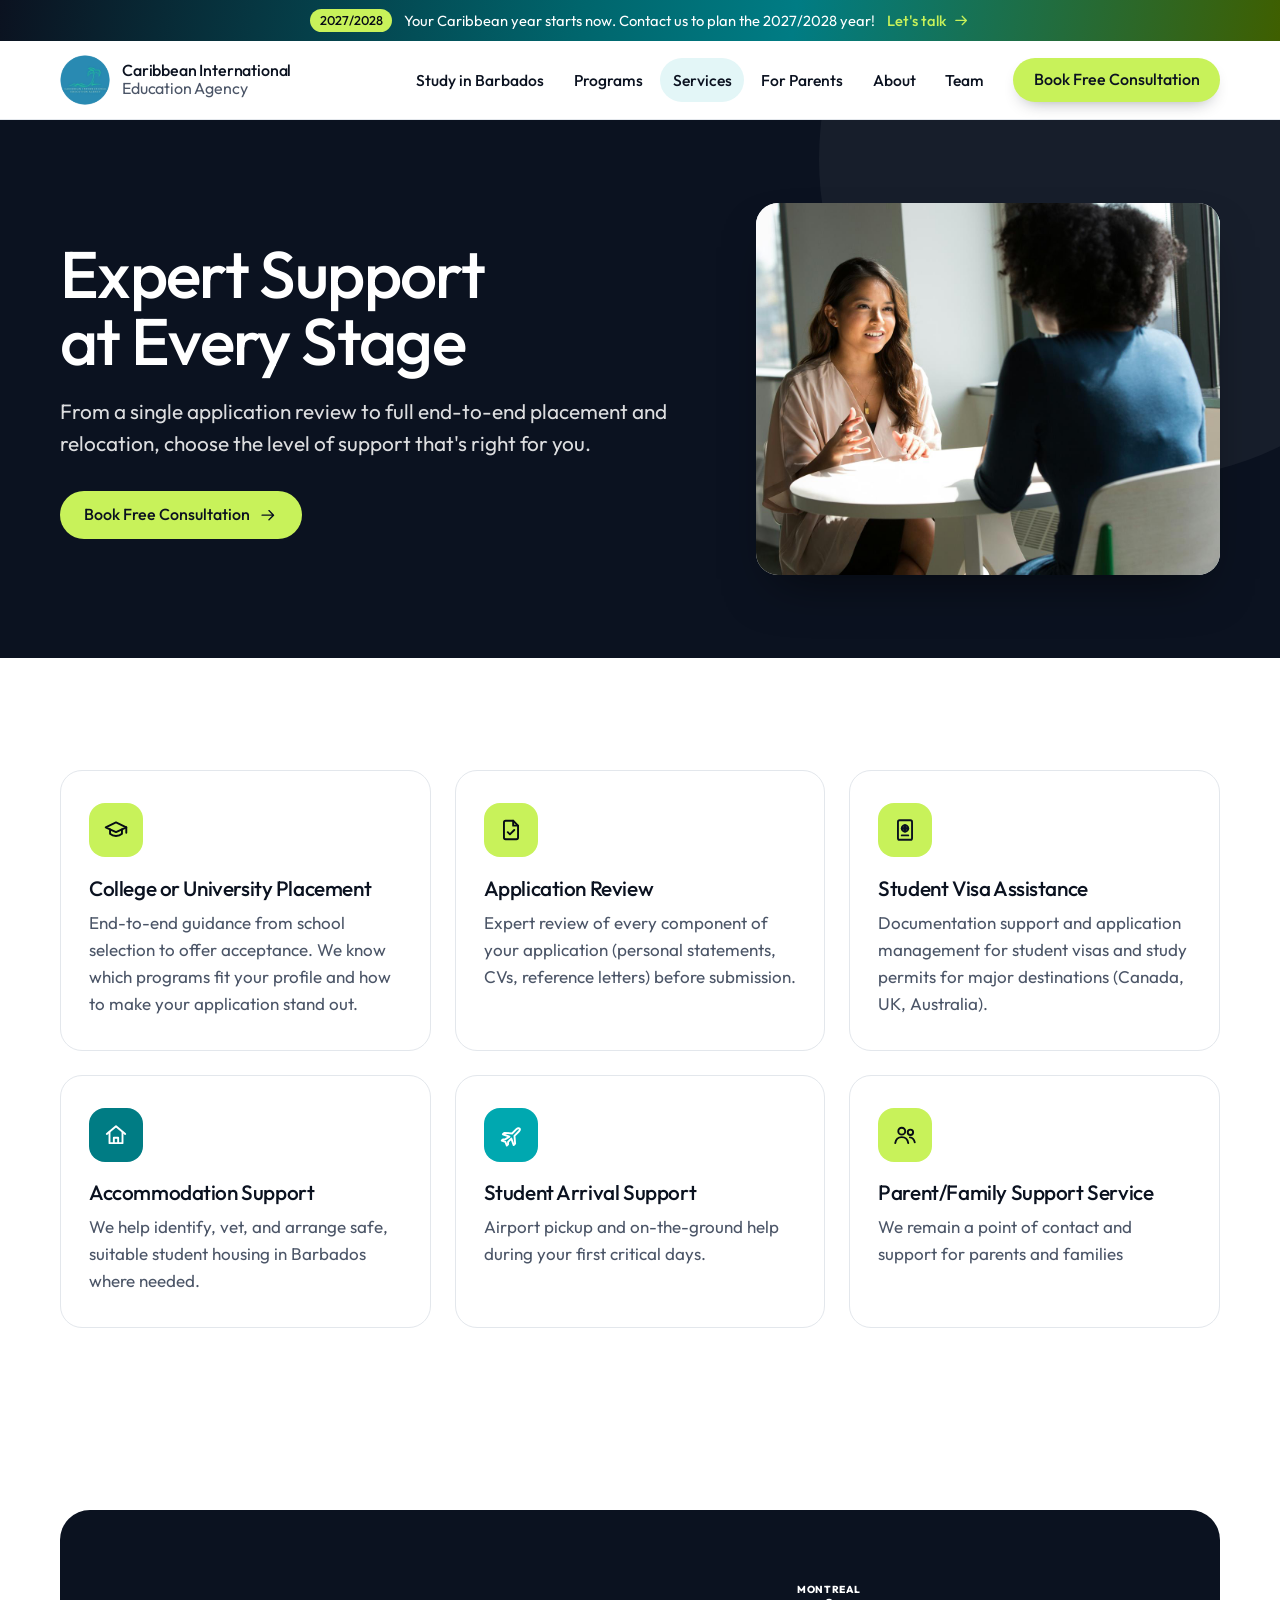
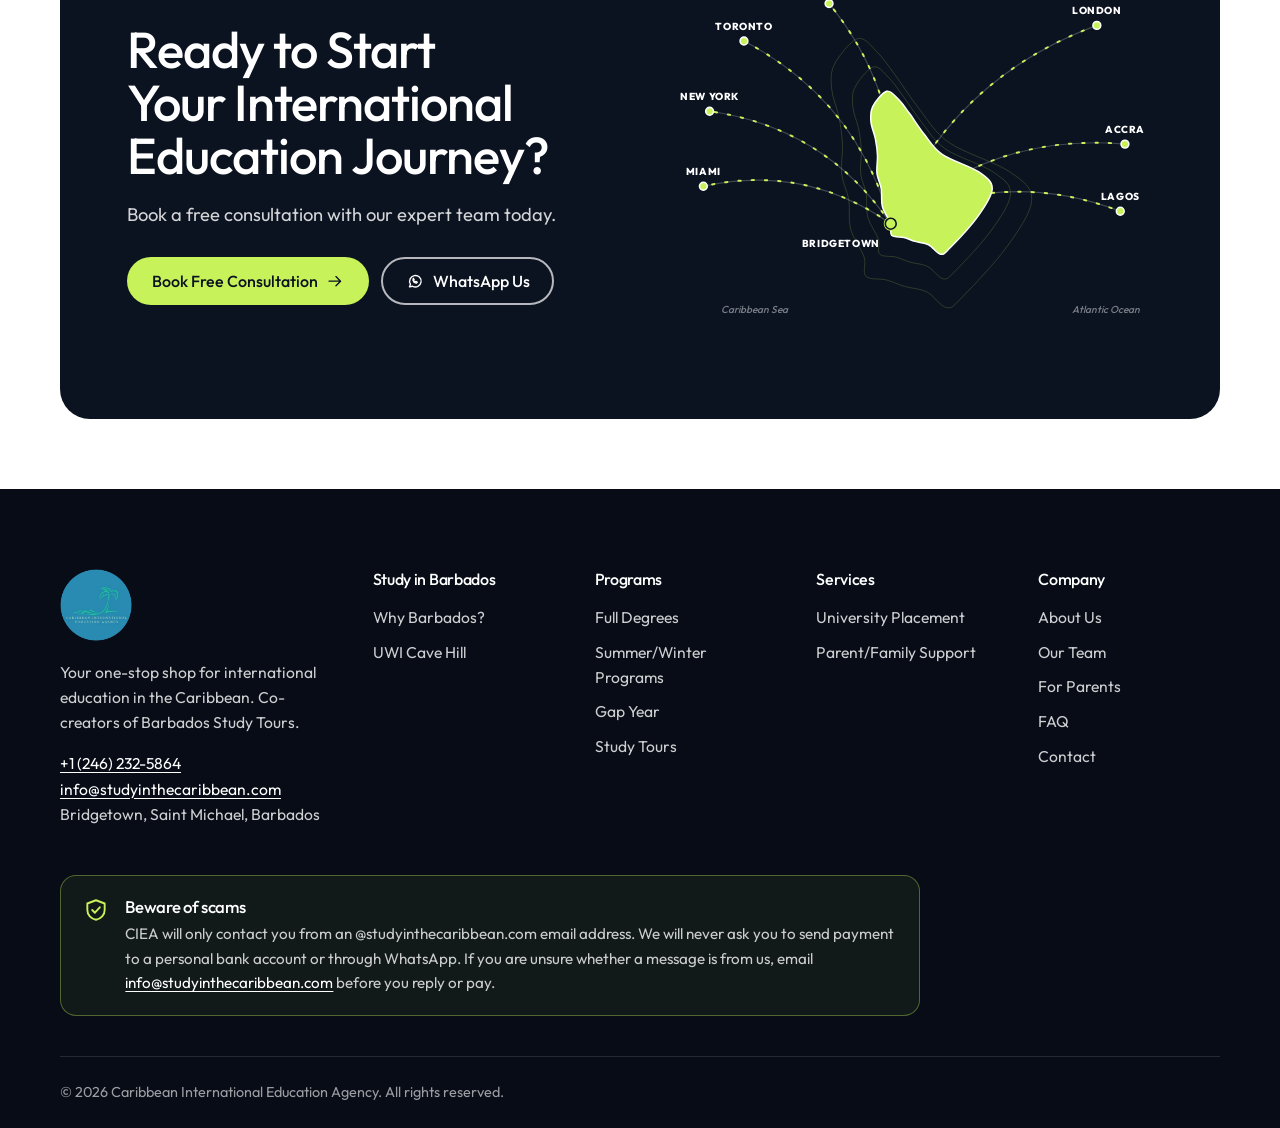
<file: services.html>
<!doctype html>
<html lang="en">
<head>
<meta charset="utf-8">
<meta name="viewport" content="width=device-width, initial-scale=1, viewport-fit=cover">
<title>University Placement, Visa and Student Support | CIEA</title>
<meta name="description" content="University placement, application review, visa, accommodation, arrival and family support.">
<meta name="theme-color" content="#0b1220">
<link rel="canonical" href="https://studyinthecaribbean.com/services.html">
<meta property="og:type" content="website">
<meta property="og:site_name" content="Caribbean International Education Agency">
<meta property="og:title" content="University Placement, Visa and Student Support | CIEA">
<meta property="og:description" content="University placement, application review, visa, accommodation, arrival and family support.">
<meta property="og:url" content="https://studyinthecaribbean.com/services.html">
<meta property="og:image" content="https://studyinthecaribbean.com/assets/og-image.jpg">
<meta property="og:image:width" content="1200">
<meta property="og:image:height" content="630">
<meta property="og:locale" content="en_GB">
<meta name="twitter:card" content="summary_large_image">
<script type="application/ld+json">{"@context": "https://schema.org", "@graph": [{"@type": "EducationalOrganization", "@id": "https://studyinthecaribbean.com/#org", "name": "Caribbean International Education Agency", "alternateName": "CIEA", "url": "https://studyinthecaribbean.com/", "logo": "https://studyinthecaribbean.com/assets/ciea-logo.png", "image": "https://studyinthecaribbean.com/assets/og-image.jpg", "email": "info@studyinthecaribbean.com", "telephone": "+12462325864", "address": {"@type": "PostalAddress", "addressLocality": "Bridgetown", "addressRegion": "Saint Michael", "addressCountry": "BB"}, "areaServed": ["Barbados", "Caribbean", "Canada", "United Kingdom", "United States", "Africa"]}]}</script>
<link rel="icon" href="assets/ciea-logo.png">
<link rel="preconnect" href="https://fonts.googleapis.com">
<link rel="preconnect" href="https://fonts.gstatic.com" crossorigin>
<link rel="stylesheet" href="https://fonts.googleapis.com/css2?family=Outfit:wght@300..800&family=Geist+Mono:wght@500&display=swap">
<link rel="stylesheet" href="assets/styles.css?v=1af8788d">
</head>
<body>
<svg width="0" height="0" style="position:absolute" aria-hidden="true">
<symbol id="i-check" viewBox="0 0 24 24"><path d="M5 12.5l4.2 4.2L19 7"/></symbol>
<symbol id="i-arrow" viewBox="0 0 24 24"><path d="M4 12h15M13 6l6 6-6 6"/></symbol><symbol id="i-arrow-l" viewBox="0 0 24 24"><path d="M20 12H5M11 6l-6 6 6 6"/></symbol><symbol id="i-shield" viewBox="0 0 24 24"><path d="M12 3l8 3v6c0 4.5-3.4 8.2-8 9-4.6-.8-8-4.5-8-9V6z"/><path d="M8.5 12l2.5 2.5 4.5-5"/></symbol>
<symbol id="i-plus" viewBox="0 0 24 24"><path d="M12 5v14M5 12h14"/></symbol>
<symbol id="i-camera" viewBox="0 0 24 24"><path d="M4 8.5A1.5 1.5 0 0 1 5.5 7h2.2l1.6-2.2h5.4L16.3 7h2.2A1.5 1.5 0 0 1 20 8.5v9a1.5 1.5 0 0 1-1.5 1.5h-13A1.5 1.5 0 0 1 4 17.5z"/><circle cx="12" cy="12.8" r="3.4"/></symbol>
<symbol id="i-menu" viewBox="0 0 24 24"><path d="M4 7h16M4 12h16M4 17h10"/></symbol>
<symbol id="i-close" viewBox="0 0 24 24"><path d="M6 6l12 12M18 6L6 18"/></symbol>
<symbol id="i-chat" viewBox="0 0 24 24"><path d="M4.5 19.5l1.3-3.6A7.5 7.5 0 1 1 8.6 18.6z"/><path d="M9 10.5c.4 1.8 2.3 3.6 4.4 4.1l1.3-1.3-1.8-1-1 .6c-.8-.4-1.5-1.1-1.9-1.9l.6-1-1-1.8z"/></symbol>
<symbol id="i-phone" viewBox="0 0 24 24"><path d="M6.6 3.5h2.6l1.4 4.1-1.9 1.3a11 11 0 0 0 6.4 6.4l1.3-1.9 4.1 1.4v2.6a2 2 0 0 1-2.1 2A16.5 16.5 0 0 1 4.6 5.6a2 2 0 0 1 2-2.1z"/></symbol>
<symbol id="i-mail" viewBox="0 0 24 24"><rect x="3.5" y="5.5" width="17" height="13" rx="1.5"/><path d="M4 6.5l8 6 8-6"/></symbol>
<symbol id="i-pin" viewBox="0 0 24 24"><path d="M12 21s-6.5-5.6-6.5-11a6.5 6.5 0 0 1 13 0c0 5.4-6.5 11-6.5 11z"/><circle cx="12" cy="10" r="2.4"/></symbol>
<symbol id="i-clock" viewBox="0 0 24 24"><circle cx="12" cy="12" r="8.5"/><path d="M12 7.5V12l3 2"/></symbol>
<symbol id="i-cap" viewBox="0 0 24 24"><path d="M2.5 9.5L12 5l9.5 4.5L12 14z"/><path d="M6.5 11.5v4c1.5 1.4 3.4 2 5.5 2s4-.6 5.5-2v-4M21.5 9.5v5"/></symbol>
<symbol id="i-file" viewBox="0 0 24 24"><path d="M14 3.5H7A1.5 1.5 0 0 0 5.5 5v14A1.5 1.5 0 0 0 7 20.5h10a1.5 1.5 0 0 0 1.5-1.5V8z"/><path d="M14 3.5V8h4.5M9 14l2 2 4-4"/></symbol>
<symbol id="i-passport" viewBox="0 0 24 24"><rect x="5.5" y="3" width="13" height="18" rx="1.5"/><circle cx="12" cy="10.5" r="3"/><path d="M9 10.5h6M12 7.5c-1 1.6-1 4.4 0 6M12 7.5c1 1.6 1 4.4 0 6M9 17h6"/></symbol>
<symbol id="i-home" viewBox="0 0 24 24"><path d="M3.5 11L12 4l8.5 7"/><path d="M6 9.5v10h12v-10M10 19.5v-5h4v5"/></symbol>
<symbol id="i-plane" viewBox="0 0 24 24"><path d="M10.5 13.5l-6-2.2 1.3-1.3 7.2.6 4-4c.9-.9 2.3-1.1 2.8-.6s.3 1.9-.6 2.8l-4 4 .6 7.2-1.3 1.3-2.2-6-3 3v2.2l-1.2 1.2-1.3-3.3-3.3-1.3L4.6 16h2.2z"/></symbol>
<symbol id="i-users" viewBox="0 0 24 24"><circle cx="9" cy="8.5" r="3.2"/><path d="M3 19.5c.5-3.3 2.9-5.5 6-5.5s5.5 2.2 6 5.5"/><circle cx="17" cy="9.5" r="2.5"/><path d="M16.5 14.2c2.4.2 4 2 4.5 4.6"/></symbol>
<symbol id="i-steth" viewBox="0 0 24 24"><path d="M6 3.5v5a4 4 0 0 0 8 0v-5"/><path d="M10 12.5v2a5 5 0 0 0 10 0v-1.5"/><circle cx="20" cy="11" r="2"/></symbol>
<symbol id="i-award" viewBox="0 0 24 24"><circle cx="12" cy="9" r="5.5"/><path d="M8.6 13.4L7 20.5l5-2.5 5 2.5-1.6-7.1"/></symbol>
<symbol id="i-globe" viewBox="0 0 24 24"><circle cx="12" cy="12" r="8.5"/><path d="M3.5 12h17M12 3.5c2.4 2.5 3.6 5.3 3.6 8.5s-1.2 6-3.6 8.5c-2.4-2.5-3.6-5.3-3.6-8.5s1.2-6 3.6-8.5z"/></symbol>
<symbol id="i-sun" viewBox="0 0 24 24"><circle cx="12" cy="12" r="4"/><path d="M12 2.5v2.5M12 19v2.5M2.5 12H5M19 12h2.5M5.3 5.3l1.8 1.8M16.9 16.9l1.8 1.8M5.3 18.7l1.8-1.8M16.9 7.1l1.8-1.8"/></symbol>
<symbol id="i-tag" viewBox="0 0 24 24"><path d="M3.5 12.2V4.5a1 1 0 0 1 1-1h7.7l8.3 8.3a1 1 0 0 1 0 1.4l-7.3 7.3a1 1 0 0 1-1.4 0z"/><circle cx="8" cy="8" r="1.6"/></symbol>
</svg>
<a class="skip" href="#main">Skip to content</a>
<a class="promo" href="contact.html"><span class="promo-in"><span class="promo-tag">2027/2028</span><span class="promo-text">Your Caribbean year starts now. Contact us to plan the 2027/2028 year!</span><span class="promo-go">Let's talk <svg class="icon" aria-hidden="true"><use href="#i-arrow"/></svg></span></span></a>
<header class="site-header"><div class="wrap header-inner">
<a class="brand" href="index.html" aria-label="Caribbean International Education Agency, home">
<img src="assets/ciea-logo.png" alt="" width="52" height="52">
<span class="brand-name">Caribbean International<span>Education Agency</span></span></a>
<button class="nav-toggle" aria-expanded="false" aria-controls="site-nav" aria-label="Menu"><svg class="icon i-menu" aria-hidden="true"><use href="#i-menu"/></svg><svg class="icon i-close" hidden aria-hidden="true"><use href="#i-close"/></svg></button>
<nav class="nav" id="site-nav" aria-label="Main"><a href="study-in-barbados.html">Study in Barbados</a><a href="programs.html">Programs</a><a href="services.html" aria-current="page">Services</a><a href="about.html#families">For Parents</a><a href="about.html">About</a><a href="team.html">Team</a><a class="btn btn-primary" href="contact.html">Book Free Consultation</a></nav>
</div></header>
<main id="main">
<section class="page-hero"><div class="wrap page-hero-grid">
<div class="page-hero-copy"><h1>Expert Support at Every Stage</h1><p class="lede">From a single application review to full end-to-end placement and relocation, choose the level of support that's right for you.</p><div class="btn-row"><a class="btn btn-primary" href="contact.html">Book Free Consultation <svg class="icon" aria-hidden="true"><use href="#i-arrow"/></svg></a></div></div>
<figure class="photo "><div class="ph has-img"><img src="assets/photos/advisor-meeting.jpg" alt="An advisor talking with a student at a table by a sunny window" loading="lazy" decoding="async"></div></figure>
</div></section>
<section class="section" aria-labelledby="core-h"><div class="wrap">
<h2 id="core-h" class="visually-hidden">Core Services</h2>
<ul class="services"><li id="placement"><span class="badge c-sun"><svg class="icon" aria-hidden="true"><use href="#i-cap"/></svg></span><div><h3>College or University Placement</h3><p>End-to-end guidance from school selection to offer acceptance. We know which programs fit your profile and how to make your application stand out.</p></div></li><li id="review"><span class="badge c-palm"><svg class="icon" aria-hidden="true"><use href="#i-file"/></svg></span><div><h3>Application Review</h3><p>Expert review of every component of your application (personal statements, CVs, reference letters) before submission.</p></div></li><li id="visa"><span class="badge c-flame"><svg class="icon" aria-hidden="true"><use href="#i-passport"/></svg></span><div><h3>Student Visa Assistance</h3><p>Documentation support and application management for student visas and study permits for major destinations (Canada, UK, Australia).</p></div></li><li id="accommodation"><span class="badge c-sea" style="color:#fff"><svg class="icon" aria-hidden="true"><use href="#i-home"/></svg></span><div><h3>Accommodation Support</h3><p>We help identify, vet, and arrange safe, suitable student housing in Barbados where needed.</p></div></li><li id="arrival"><span class="badge c-hib" style="color:#fff"><svg class="icon" aria-hidden="true"><use href="#i-plane"/></svg></span><div><h3>Student Arrival Support</h3><p>Airport pickup and on-the-ground help during your first critical days.</p></div></li><li id="family"><span class="badge c-sun"><svg class="icon" aria-hidden="true"><use href="#i-users"/></svg></span><div><h3>Parent/Family Support Service</h3><p>We remain a point of contact and support for parents and families</p></div></li></ul>
</div></section>

<section class="envelope-section" aria-labelledby="env-h"><div class="wrap">
<div class="envelope">
<div class="body"><h2 id="env-h">Ready to Start Your International Education Journey?</h2><p>Book a free consultation with our expert team today.</p>
<div class="btn-row"><a class="btn btn-primary" href="contact.html">Book Free Consultation <svg class="icon" aria-hidden="true"><use href="#i-arrow"/></svg></a>
<a class="btn btn-line-light" href="https://wa.me/12462325864" target="_blank" rel="noopener"><svg class="icon" aria-hidden="true"><use href="#i-chat"/></svg>WhatsApp Us</a></div></div>
<div class="routes"><svg viewBox="0 0 620 470" role="img" aria-label="Map of Barbados with direct flight routes from Bridgetown to London, Toronto, Montreal, New York, Miami, Lagos and Accra">
<g><path class="contour" d="M220.7 151.0 C213.0 153.2 200.2 169.7 195.5 178.8 C190.9 187.9 191.8 196.2 192.6 205.6 C193.4 215.1 198.4 225.5 200.4 235.4 C202.3 245.3 203.8 254.9 204.2 265.2 C204.7 275.5 202.2 287.1 203.3 297.0 C204.4 306.9 209.4 314.9 211.0 324.8 C212.6 334.7 210.2 346.3 213.0 356.6 C215.7 366.8 224.7 377.9 227.5 386.4 C230.2 394.8 225.4 403.1 229.4 407.2 C233.4 411.3 244.7 409.4 251.6 411.2 C258.6 413.0 263.7 416.0 271.0 418.1 C278.2 420.3 287.6 420.3 295.2 424.1 C302.7 427.9 310.0 440.1 316.4 441.0 C322.9 441.8 322.9 440.1 333.9 429.1 C344.8 418.0 369.8 391.8 382.2 374.4 C394.6 357.1 407.8 338.0 408.3 324.8 C408.8 311.5 399.9 305.3 385.1 295.0 C370.3 284.7 335.6 274.5 319.3 263.2 C303.1 252.0 297.1 239.6 287.4 227.5 C277.8 215.4 268.9 201.0 261.3 190.7 C253.7 180.5 248.7 172.5 242.0 165.9 C235.2 159.3 228.4 148.9 220.7 151.0 Z" transform="translate(336 250) scale(0.9359999999999999) translate(-300 -295)" vector-effect="non-scaling-stroke"/><path class="contour" d="M220.7 151.0 C213.0 153.2 200.2 169.7 195.5 178.8 C190.9 187.9 191.8 196.2 192.6 205.6 C193.4 215.1 198.4 225.5 200.4 235.4 C202.3 245.3 203.8 254.9 204.2 265.2 C204.7 275.5 202.2 287.1 203.3 297.0 C204.4 306.9 209.4 314.9 211.0 324.8 C212.6 334.7 210.2 346.3 213.0 356.6 C215.7 366.8 224.7 377.9 227.5 386.4 C230.2 394.8 225.4 403.1 229.4 407.2 C233.4 411.3 244.7 409.4 251.6 411.2 C258.6 413.0 263.7 416.0 271.0 418.1 C278.2 420.3 287.6 420.3 295.2 424.1 C302.7 427.9 310.0 440.1 316.4 441.0 C322.9 441.8 322.9 440.1 333.9 429.1 C344.8 418.0 369.8 391.8 382.2 374.4 C394.6 357.1 407.8 338.0 408.3 324.8 C408.8 311.5 399.9 305.3 385.1 295.0 C370.3 284.7 335.6 274.5 319.3 263.2 C303.1 252.0 297.1 239.6 287.4 227.5 C277.8 215.4 268.9 201.0 261.3 190.7 C253.7 180.5 248.7 172.5 242.0 165.9 C235.2 159.3 228.4 148.9 220.7 151.0 Z" transform="translate(336 250) scale(1.188) translate(-300 -295)" vector-effect="non-scaling-stroke"/></g><path class="arc" d="M284 316 Q306 158 205 34"/><path class="flow out" d="M284 316 Q306 158 205 34"/><path class="arc" d="M284 316 Q241 158 96 82"/><path class="flow in" d="M284 316 Q241 158 96 82"/><path class="arc" d="M284 316 Q200 193 52 172"/><path class="flow out" d="M284 316 Q200 193 52 172"/><path class="arc" d="M284 316 Q174 239 44 268"/><path class="flow in" d="M284 316 Q174 239 44 268"/><path class="arc" d="M284 316 Q360 131 548 62"/><path class="flow out" d="M284 316 Q360 131 548 62"/><path class="arc" d="M284 316 Q412 199 584 214"/><path class="flow in" d="M284 316 Q412 199 584 214"/><path class="arc" d="M284 316 Q427 243 578 300"/><path class="flow out" d="M284 316 Q427 243 578 300"/><path class="island" d="M220.7 151.0 C213.0 153.2 200.2 169.7 195.5 178.8 C190.9 187.9 191.8 196.2 192.6 205.6 C193.4 215.1 198.4 225.5 200.4 235.4 C202.3 245.3 203.8 254.9 204.2 265.2 C204.7 275.5 202.2 287.1 203.3 297.0 C204.4 306.9 209.4 314.9 211.0 324.8 C212.6 334.7 210.2 346.3 213.0 356.6 C215.7 366.8 224.7 377.9 227.5 386.4 C230.2 394.8 225.4 403.1 229.4 407.2 C233.4 411.3 244.7 409.4 251.6 411.2 C258.6 413.0 263.7 416.0 271.0 418.1 C278.2 420.3 287.6 420.3 295.2 424.1 C302.7 427.9 310.0 440.1 316.4 441.0 C322.9 441.8 322.9 440.1 333.9 429.1 C344.8 418.0 369.8 391.8 382.2 374.4 C394.6 357.1 407.8 338.0 408.3 324.8 C408.8 311.5 399.9 305.3 385.1 295.0 C370.3 284.7 335.6 274.5 319.3 263.2 C303.1 252.0 297.1 239.6 287.4 227.5 C277.8 215.4 268.9 201.0 261.3 190.7 C253.7 180.5 248.7 172.5 242.0 165.9 C235.2 159.3 228.4 148.9 220.7 151.0 Z" transform="translate(336 250) scale(0.72) translate(-300 -295)" vector-effect="non-scaling-stroke"/><path class="coast" d="M220.7 151.0 C213.0 153.2 200.2 169.7 195.5 178.8 C190.9 187.9 191.8 196.2 192.6 205.6 C193.4 215.1 198.4 225.5 200.4 235.4 C202.3 245.3 203.8 254.9 204.2 265.2 C204.7 275.5 202.2 287.1 203.3 297.0 C204.4 306.9 209.4 314.9 211.0 324.8 C212.6 334.7 210.2 346.3 213.0 356.6 C215.7 366.8 224.7 377.9 227.5 386.4 C230.2 394.8 225.4 403.1 229.4 407.2 C233.4 411.3 244.7 409.4 251.6 411.2 C258.6 413.0 263.7 416.0 271.0 418.1 C278.2 420.3 287.6 420.3 295.2 424.1 C302.7 427.9 310.0 440.1 316.4 441.0 C322.9 441.8 322.9 440.1 333.9 429.1 C344.8 418.0 369.8 391.8 382.2 374.4 C394.6 357.1 407.8 338.0 408.3 324.8 C408.8 311.5 399.9 305.3 385.1 295.0 C370.3 284.7 335.6 274.5 319.3 263.2 C303.1 252.0 297.1 239.6 287.4 227.5 C277.8 215.4 268.9 201.0 261.3 190.7 C253.7 180.5 248.7 172.5 242.0 165.9 C235.2 159.3 228.4 148.9 220.7 151.0 Z" transform="translate(336 250) scale(0.72) translate(-300 -295)" vector-effect="non-scaling-stroke"/><g class="city"><circle cx="205" cy="34" r="5"/><text x="205" y="20" text-anchor="middle">MONTREAL</text></g><g class="city"><circle cx="96" cy="82" r="5"/><text x="96" y="68" text-anchor="middle">TORONTO</text></g><g class="city"><circle cx="52" cy="172" r="5"/><text x="52" y="158" text-anchor="middle">NEW YORK</text></g><g class="city"><circle cx="44" cy="268" r="5"/><text x="44" y="254" text-anchor="middle">MIAMI</text></g><g class="city"><circle cx="548" cy="62" r="5"/><text x="548" y="48" text-anchor="middle">LONDON</text></g><g class="city"><circle cx="584" cy="214" r="5"/><text x="584" y="200" text-anchor="middle">ACCRA</text></g><g class="city"><circle cx="578" cy="300" r="5"/><text x="578" y="286" text-anchor="middle">LAGOS</text></g>
<circle class="home-ring" cx="284" cy="316" r="8"/><circle class="home-dot" cx="284" cy="316" r="7"/>
<text class="sea-label" x="560" y="430" text-anchor="middle">Atlantic Ocean</text><text class="sea-label" x="110" y="430" text-anchor="middle">Caribbean Sea</text>
<text class="home-label" x="270" y="346" text-anchor="end">BRIDGETOWN</text>
</svg></div>
</div></div></section>
</main>
<footer class="site-footer"><div class="wrap">
<div class="foot-grid">
<div class="foot-brand"><img src="assets/ciea-logo.png" alt="Caribbean International Education Agency logo" width="84" height="84">
<p>Your one-stop shop for international education in the Caribbean. Co-creators of Barbados Study Tours.</p>
<p><a href="https://wa.me/12462325864" target="_blank" rel="noopener">+1 (246) 232-5864</a><br><a href="mailto:info@studyinthecaribbean.com">info@studyinthecaribbean.com</a><br>Bridgetown, Saint Michael, Barbados</p></div>
<div class="foot-col"><h3>Study in Barbados</h3><ul>
<li><a href="study-in-barbados.html#why">Why Barbados?</a></li><li><a href="study-in-barbados.html#uwi">UWI Cave Hill</a></li>
</ul></div>
<div class="foot-col"><h3>Programs</h3><ul>
<li><a href="programs.html#full-degrees">Full Degrees</a></li><li><a href="programs.html#summer-camps">Summer/Winter Programs</a></li><li><a href="programs.html#gap-year">Gap Year</a></li>
<li><a href="programs.html#study-tours">Study Tours</a></li></ul></div>
<div class="foot-col"><h3>Services</h3><ul>
<li><a href="services.html#placement">University Placement</a></li>
<li><a href="services.html#family">Parent/Family Support</a></li></ul></div>
<div class="foot-col"><h3>Company</h3><ul>
<li><a href="about.html">About Us</a></li><li><a href="team.html">Our Team</a></li><li><a href="about.html#families">For Parents</a></li>
<li><a href="index.html#faq">FAQ</a></li><li><a href="contact.html">Contact</a></li></ul></div>
</div>
<aside class="foot-notice" aria-labelledby="scam-h"><svg class="icon" aria-hidden="true"><use href="#i-shield"/></svg><div><h3 id="scam-h">Beware of scams</h3><p>CIEA will only contact you from an @studyinthecaribbean.com email address. We will never ask you to send payment to a personal bank account or through WhatsApp. If you are unsure whether a message is from us, email <a href="mailto:info@studyinthecaribbean.com">info@studyinthecaribbean.com</a> before you reply or pay.</p></div></aside>
<div class="foot-base"><span>&copy; 2026 Caribbean International Education Agency. All rights reserved.</span></div>
</div></footer>
<script src="assets/site.js?v=1af8788d"></script>
</body>
</html>
</file>
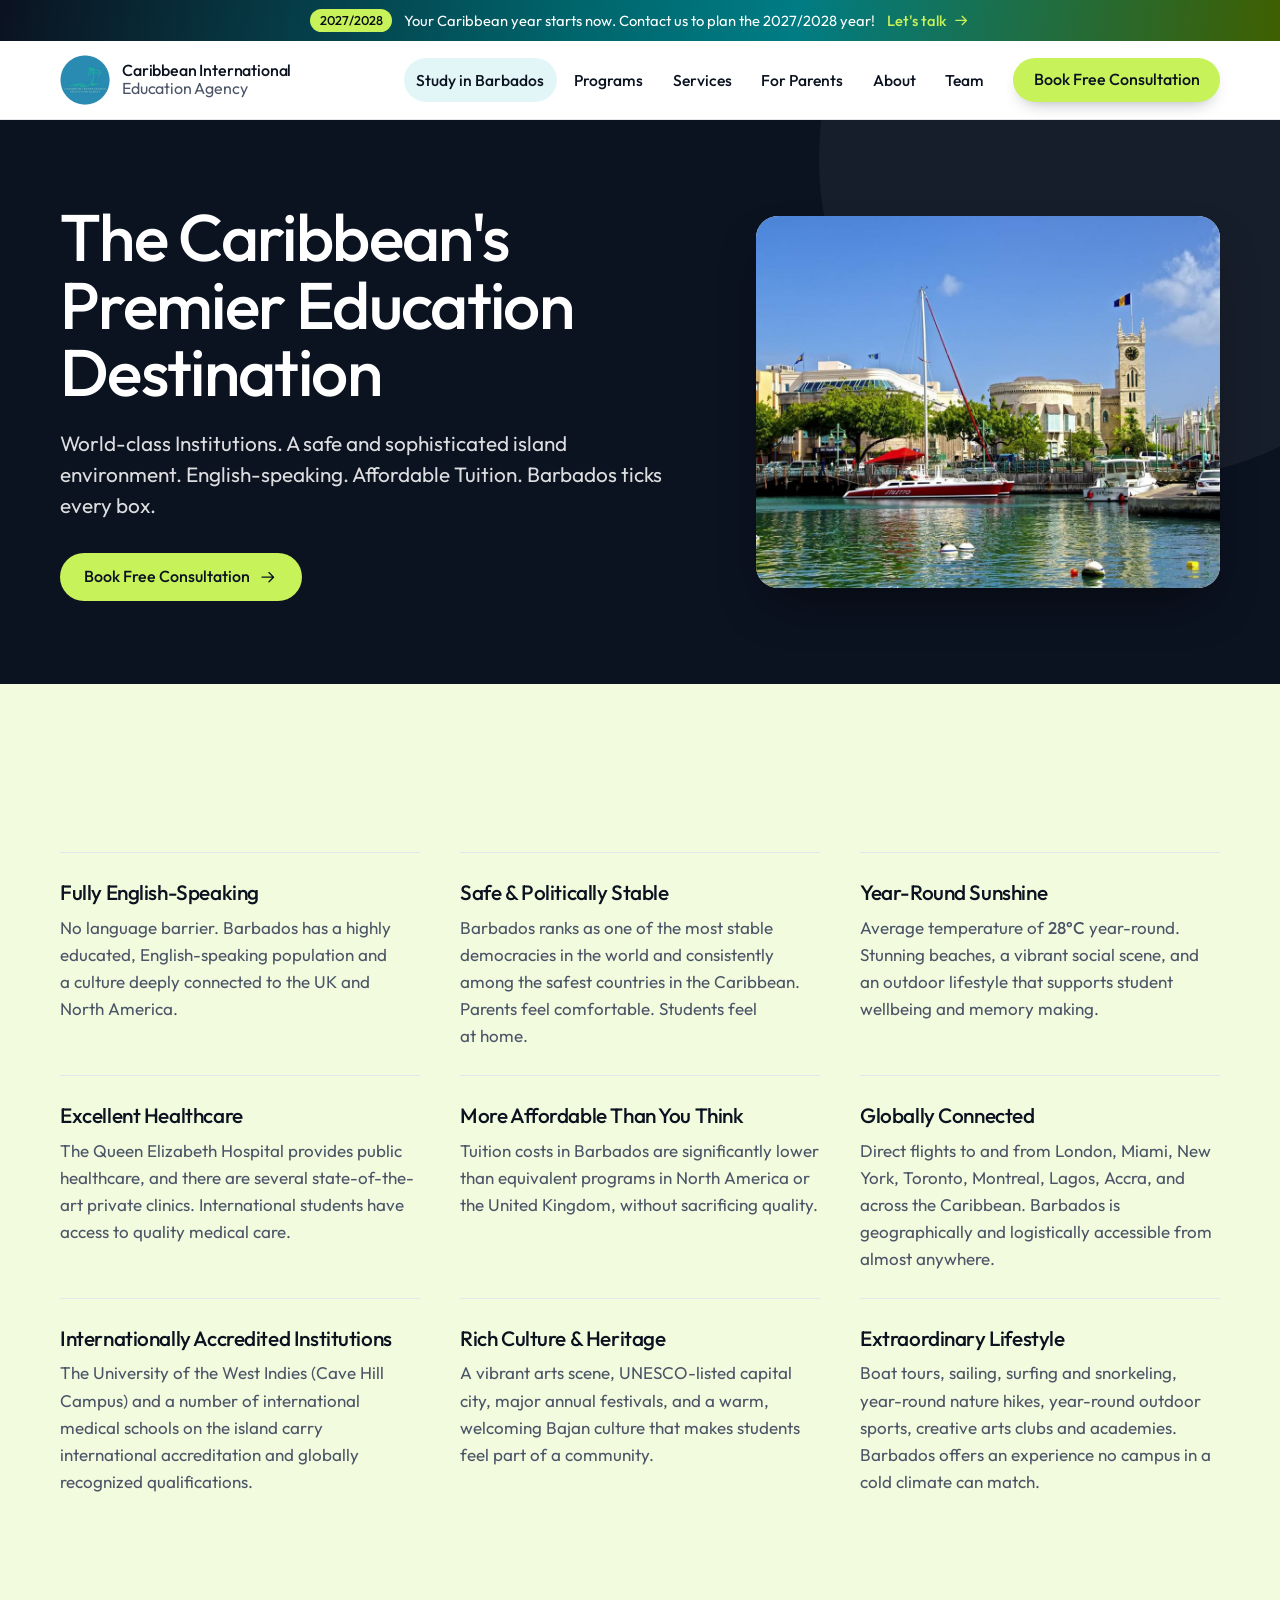
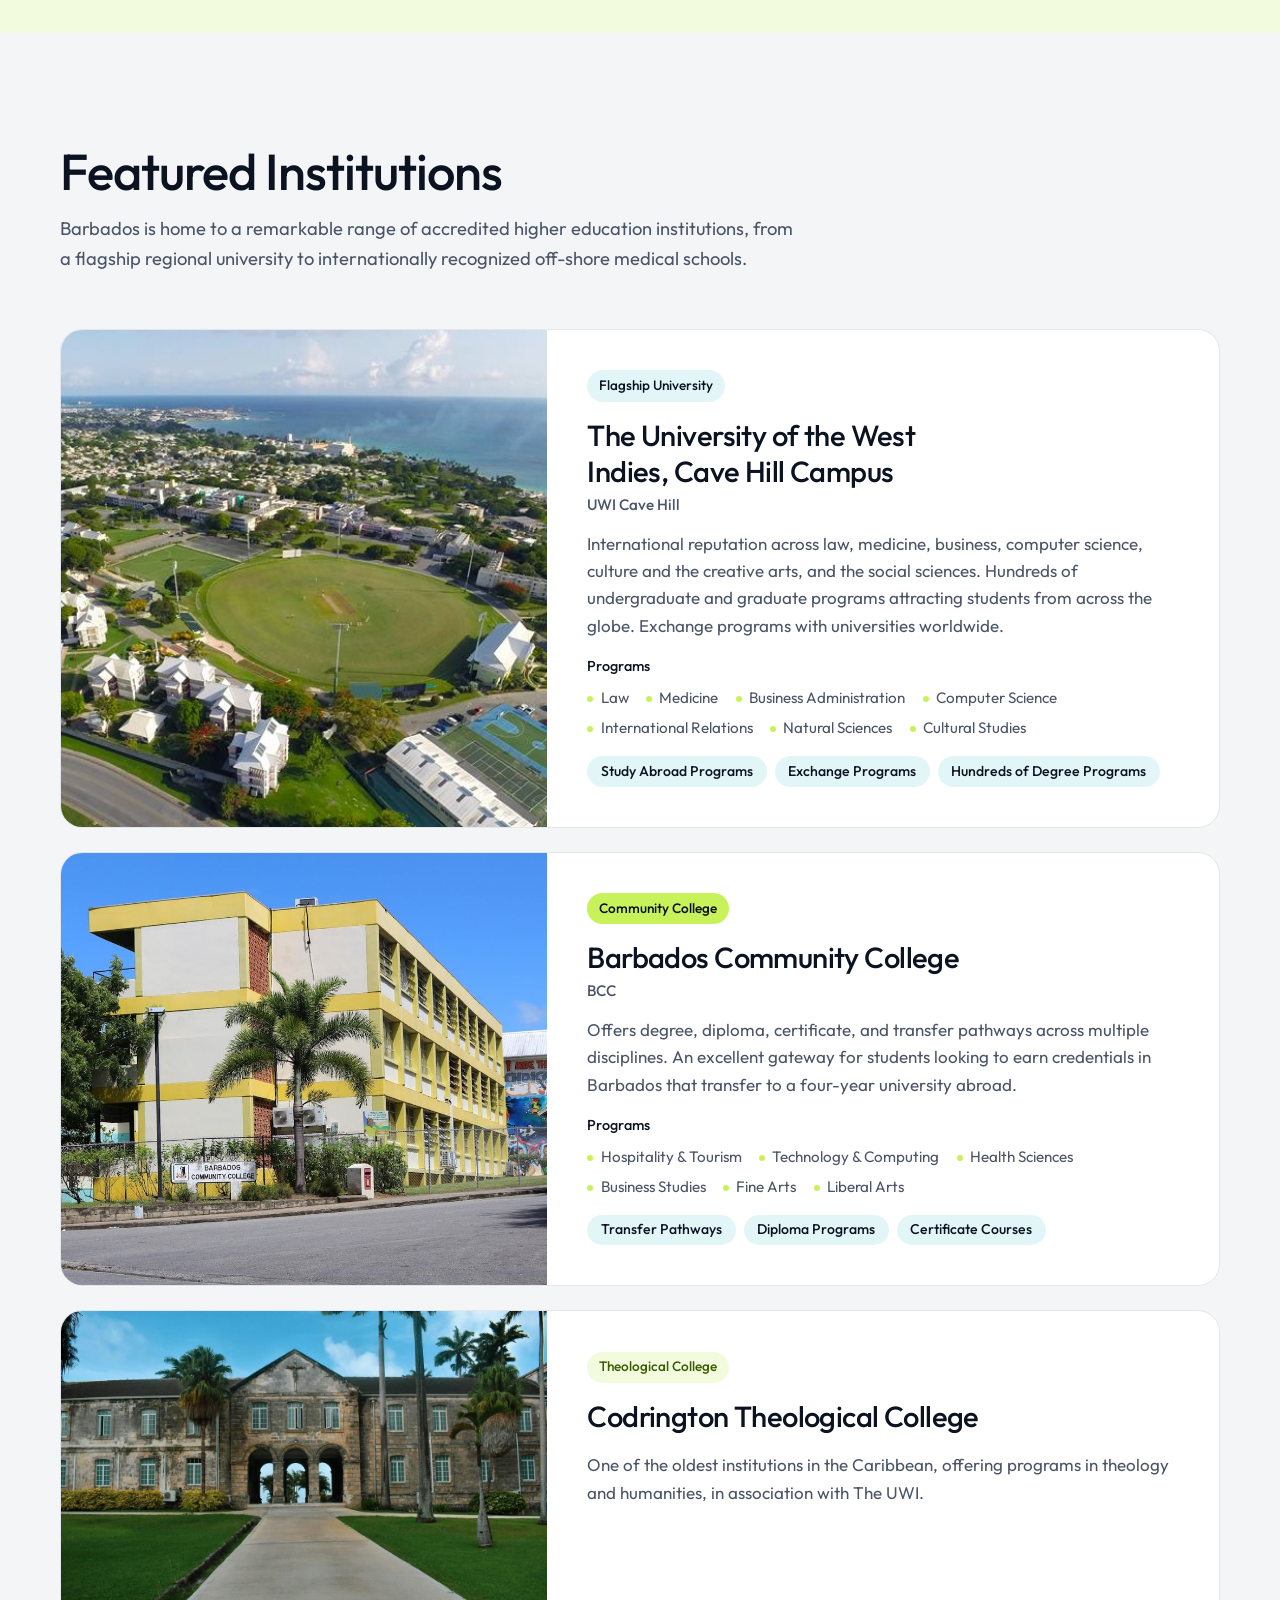
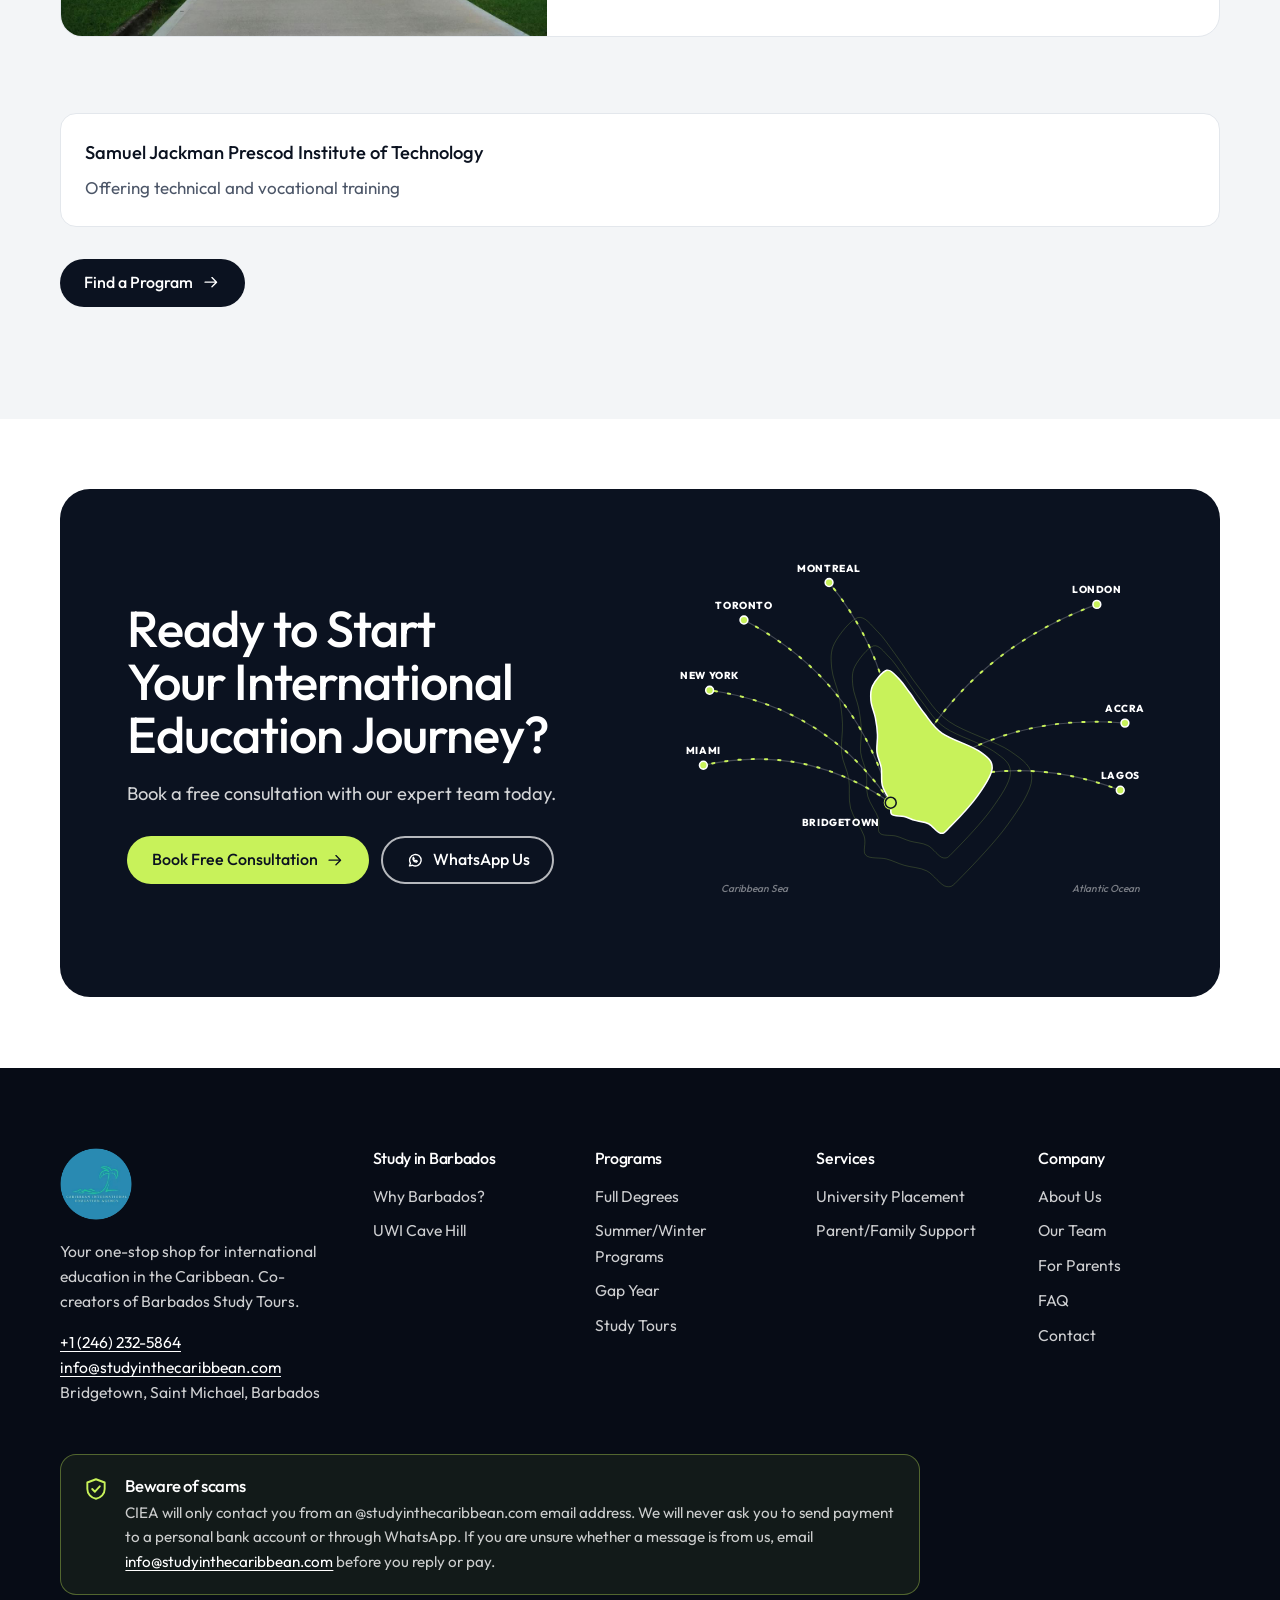
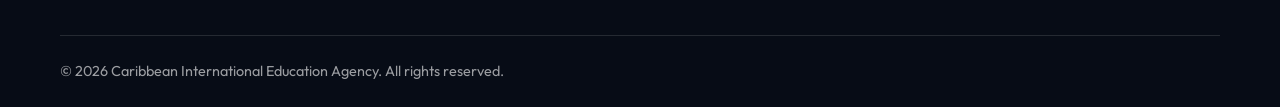
<file: study-in-barbados.html>
<!doctype html>
<html lang="en">
<head>
<meta charset="utf-8">
<meta name="viewport" content="width=device-width, initial-scale=1, viewport-fit=cover">
<title>Study in Barbados: Universities and Medical Schools | CIEA</title>
<meta name="description" content="Why Barbados is the Caribbean's premier education destination, and the institutions you can study at.">
<meta name="theme-color" content="#0b1220">
<link rel="canonical" href="https://studyinthecaribbean.com/study-in-barbados.html">
<meta property="og:type" content="website">
<meta property="og:site_name" content="Caribbean International Education Agency">
<meta property="og:title" content="Study in Barbados: Universities and Medical Schools | CIEA">
<meta property="og:description" content="Why Barbados is the Caribbean's premier education destination, and the institutions you can study at.">
<meta property="og:url" content="https://studyinthecaribbean.com/study-in-barbados.html">
<meta property="og:image" content="https://studyinthecaribbean.com/assets/og-image.jpg">
<meta property="og:image:width" content="1200">
<meta property="og:image:height" content="630">
<meta property="og:locale" content="en_GB">
<meta name="twitter:card" content="summary_large_image">
<script type="application/ld+json">{"@context": "https://schema.org", "@graph": [{"@type": "EducationalOrganization", "@id": "https://studyinthecaribbean.com/#org", "name": "Caribbean International Education Agency", "alternateName": "CIEA", "url": "https://studyinthecaribbean.com/", "logo": "https://studyinthecaribbean.com/assets/ciea-logo.png", "image": "https://studyinthecaribbean.com/assets/og-image.jpg", "email": "info@studyinthecaribbean.com", "telephone": "+12462325864", "address": {"@type": "PostalAddress", "addressLocality": "Bridgetown", "addressRegion": "Saint Michael", "addressCountry": "BB"}, "areaServed": ["Barbados", "Caribbean", "Canada", "United Kingdom", "United States", "Africa"]}]}</script>
<link rel="icon" href="assets/ciea-logo.png">
<link rel="preconnect" href="https://fonts.googleapis.com">
<link rel="preconnect" href="https://fonts.gstatic.com" crossorigin>
<link rel="stylesheet" href="https://fonts.googleapis.com/css2?family=Outfit:wght@300..800&family=Geist+Mono:wght@500&display=swap">
<link rel="stylesheet" href="assets/styles.css?v=1af8788d">
</head>
<body>
<svg width="0" height="0" style="position:absolute" aria-hidden="true">
<symbol id="i-check" viewBox="0 0 24 24"><path d="M5 12.5l4.2 4.2L19 7"/></symbol>
<symbol id="i-arrow" viewBox="0 0 24 24"><path d="M4 12h15M13 6l6 6-6 6"/></symbol><symbol id="i-arrow-l" viewBox="0 0 24 24"><path d="M20 12H5M11 6l-6 6 6 6"/></symbol><symbol id="i-shield" viewBox="0 0 24 24"><path d="M12 3l8 3v6c0 4.5-3.4 8.2-8 9-4.6-.8-8-4.5-8-9V6z"/><path d="M8.5 12l2.5 2.5 4.5-5"/></symbol>
<symbol id="i-plus" viewBox="0 0 24 24"><path d="M12 5v14M5 12h14"/></symbol>
<symbol id="i-camera" viewBox="0 0 24 24"><path d="M4 8.5A1.5 1.5 0 0 1 5.5 7h2.2l1.6-2.2h5.4L16.3 7h2.2A1.5 1.5 0 0 1 20 8.5v9a1.5 1.5 0 0 1-1.5 1.5h-13A1.5 1.5 0 0 1 4 17.5z"/><circle cx="12" cy="12.8" r="3.4"/></symbol>
<symbol id="i-menu" viewBox="0 0 24 24"><path d="M4 7h16M4 12h16M4 17h10"/></symbol>
<symbol id="i-close" viewBox="0 0 24 24"><path d="M6 6l12 12M18 6L6 18"/></symbol>
<symbol id="i-chat" viewBox="0 0 24 24"><path d="M4.5 19.5l1.3-3.6A7.5 7.5 0 1 1 8.6 18.6z"/><path d="M9 10.5c.4 1.8 2.3 3.6 4.4 4.1l1.3-1.3-1.8-1-1 .6c-.8-.4-1.5-1.1-1.9-1.9l.6-1-1-1.8z"/></symbol>
<symbol id="i-phone" viewBox="0 0 24 24"><path d="M6.6 3.5h2.6l1.4 4.1-1.9 1.3a11 11 0 0 0 6.4 6.4l1.3-1.9 4.1 1.4v2.6a2 2 0 0 1-2.1 2A16.5 16.5 0 0 1 4.6 5.6a2 2 0 0 1 2-2.1z"/></symbol>
<symbol id="i-mail" viewBox="0 0 24 24"><rect x="3.5" y="5.5" width="17" height="13" rx="1.5"/><path d="M4 6.5l8 6 8-6"/></symbol>
<symbol id="i-pin" viewBox="0 0 24 24"><path d="M12 21s-6.5-5.6-6.5-11a6.5 6.5 0 0 1 13 0c0 5.4-6.5 11-6.5 11z"/><circle cx="12" cy="10" r="2.4"/></symbol>
<symbol id="i-clock" viewBox="0 0 24 24"><circle cx="12" cy="12" r="8.5"/><path d="M12 7.5V12l3 2"/></symbol>
<symbol id="i-cap" viewBox="0 0 24 24"><path d="M2.5 9.5L12 5l9.5 4.5L12 14z"/><path d="M6.5 11.5v4c1.5 1.4 3.4 2 5.5 2s4-.6 5.5-2v-4M21.5 9.5v5"/></symbol>
<symbol id="i-file" viewBox="0 0 24 24"><path d="M14 3.5H7A1.5 1.5 0 0 0 5.5 5v14A1.5 1.5 0 0 0 7 20.5h10a1.5 1.5 0 0 0 1.5-1.5V8z"/><path d="M14 3.5V8h4.5M9 14l2 2 4-4"/></symbol>
<symbol id="i-passport" viewBox="0 0 24 24"><rect x="5.5" y="3" width="13" height="18" rx="1.5"/><circle cx="12" cy="10.5" r="3"/><path d="M9 10.5h6M12 7.5c-1 1.6-1 4.4 0 6M12 7.5c1 1.6 1 4.4 0 6M9 17h6"/></symbol>
<symbol id="i-home" viewBox="0 0 24 24"><path d="M3.5 11L12 4l8.5 7"/><path d="M6 9.5v10h12v-10M10 19.5v-5h4v5"/></symbol>
<symbol id="i-plane" viewBox="0 0 24 24"><path d="M10.5 13.5l-6-2.2 1.3-1.3 7.2.6 4-4c.9-.9 2.3-1.1 2.8-.6s.3 1.9-.6 2.8l-4 4 .6 7.2-1.3 1.3-2.2-6-3 3v2.2l-1.2 1.2-1.3-3.3-3.3-1.3L4.6 16h2.2z"/></symbol>
<symbol id="i-users" viewBox="0 0 24 24"><circle cx="9" cy="8.5" r="3.2"/><path d="M3 19.5c.5-3.3 2.9-5.5 6-5.5s5.5 2.2 6 5.5"/><circle cx="17" cy="9.5" r="2.5"/><path d="M16.5 14.2c2.4.2 4 2 4.5 4.6"/></symbol>
<symbol id="i-steth" viewBox="0 0 24 24"><path d="M6 3.5v5a4 4 0 0 0 8 0v-5"/><path d="M10 12.5v2a5 5 0 0 0 10 0v-1.5"/><circle cx="20" cy="11" r="2"/></symbol>
<symbol id="i-award" viewBox="0 0 24 24"><circle cx="12" cy="9" r="5.5"/><path d="M8.6 13.4L7 20.5l5-2.5 5 2.5-1.6-7.1"/></symbol>
<symbol id="i-globe" viewBox="0 0 24 24"><circle cx="12" cy="12" r="8.5"/><path d="M3.5 12h17M12 3.5c2.4 2.5 3.6 5.3 3.6 8.5s-1.2 6-3.6 8.5c-2.4-2.5-3.6-5.3-3.6-8.5s1.2-6 3.6-8.5z"/></symbol>
<symbol id="i-sun" viewBox="0 0 24 24"><circle cx="12" cy="12" r="4"/><path d="M12 2.5v2.5M12 19v2.5M2.5 12H5M19 12h2.5M5.3 5.3l1.8 1.8M16.9 16.9l1.8 1.8M5.3 18.7l1.8-1.8M16.9 7.1l1.8-1.8"/></symbol>
<symbol id="i-tag" viewBox="0 0 24 24"><path d="M3.5 12.2V4.5a1 1 0 0 1 1-1h7.7l8.3 8.3a1 1 0 0 1 0 1.4l-7.3 7.3a1 1 0 0 1-1.4 0z"/><circle cx="8" cy="8" r="1.6"/></symbol>
</svg>
<a class="skip" href="#main">Skip to content</a>
<a class="promo" href="contact.html"><span class="promo-in"><span class="promo-tag">2027/2028</span><span class="promo-text">Your Caribbean year starts now. Contact us to plan the 2027/2028 year!</span><span class="promo-go">Let's talk <svg class="icon" aria-hidden="true"><use href="#i-arrow"/></svg></span></span></a>
<header class="site-header"><div class="wrap header-inner">
<a class="brand" href="index.html" aria-label="Caribbean International Education Agency, home">
<img src="assets/ciea-logo.png" alt="" width="52" height="52">
<span class="brand-name">Caribbean International<span>Education Agency</span></span></a>
<button class="nav-toggle" aria-expanded="false" aria-controls="site-nav" aria-label="Menu"><svg class="icon i-menu" aria-hidden="true"><use href="#i-menu"/></svg><svg class="icon i-close" hidden aria-hidden="true"><use href="#i-close"/></svg></button>
<nav class="nav" id="site-nav" aria-label="Main"><a href="study-in-barbados.html" aria-current="page">Study in Barbados</a><a href="programs.html">Programs</a><a href="services.html">Services</a><a href="about.html#families">For Parents</a><a href="about.html">About</a><a href="team.html">Team</a><a class="btn btn-primary" href="contact.html">Book Free Consultation</a></nav>
</div></header>
<main id="main">
<section class="page-hero"><div class="wrap page-hero-grid">
<div class="page-hero-copy"><h1>The Caribbean's Premier Education Destination</h1><p class="lede">World-class Institutions. A safe and sophisticated island environment. English-speaking. Affordable Tuition. Barbados ticks every box.</p><div class="btn-row"><a class="btn btn-primary" href="contact.html">Book Free Consultation <svg class="icon" aria-hidden="true"><use href="#i-arrow"/></svg></a></div></div>
<figure class="photo "><div class="ph has-img"><img src="assets/photos/bridgetown-parliament.jpg" alt="Bridgetown and the Parliament Buildings" loading="eager" decoding="async"></div></figure>
</div></section>
<section class="section bg-sand" id="why" aria-labelledby="why9-h"><div class="wrap">
<div class="head"><h2 id="why9-h" class="visually-hidden">Why Barbados</h2></div>
<ul class="reasons three"><li><h3>Fully English-Speaking</h3><p>No language barrier. Barbados has a highly educated, English-speaking population and a culture deeply connected to the UK and North America.</p></li><li><h3>Safe &amp; Politically Stable</h3><p>Barbados ranks as one of the most stable democracies in the world and consistently among the safest countries in the Caribbean. Parents feel comfortable. Students feel at home.</p></li><li><h3>Year-Round Sunshine</h3><p>Average temperature of <span class="fig">28&deg;C</span> year-round. Stunning beaches, a vibrant social scene, and an outdoor lifestyle that supports student wellbeing and memory making.</p></li><li><h3>Excellent Healthcare</h3><p>The Queen Elizabeth Hospital provides public healthcare, and there are several state-of-the-art private clinics. International students have access to quality medical care.</p></li><li><h3>More Affordable Than You Think</h3><p>Tuition costs in Barbados are significantly lower than equivalent programs in North America or the United Kingdom, without sacrificing quality.</p></li><li><h3>Globally Connected</h3><p>Direct flights to and from London, Miami, New York, Toronto, Montreal, Lagos, Accra, and across the Caribbean. Barbados is geographically and logistically accessible from almost anywhere.</p></li><li><h3>Internationally Accredited Institutions</h3><p>The University of the West Indies (Cave Hill Campus) and a number of international medical schools on the island carry international accreditation and globally recognized qualifications.</p></li><li><h3>Rich Culture &amp; Heritage</h3><p>A vibrant arts scene, UNESCO-listed capital city, major annual festivals, and a warm, welcoming Bajan culture that makes students feel part of a community.</p></li><li><h3>Extraordinary Lifestyle</h3><p>Boat tours, sailing, surfing and snorkeling, year-round nature hikes, year-round outdoor sports, creative arts clubs and academies. Barbados offers an experience no campus in a cold climate can match.</p></li></ul>
</div></section>

<section class="section bg-tissue" id="institutions" aria-labelledby="inst-h"><div class="wrap">
<div class="head"><h2 id="inst-h">Featured Institutions</h2><p>Barbados is home to a remarkable range of accredited higher education institutions, from a flagship regional university to internationally recognized off-shore medical schools.</p></div>
<div class="inst-list"><article class="inst c-sea" id="uwi">
<figure class="photo inst-photo"><div class="ph has-img"><img src="assets/photos/uwi-cave-hill.jpg" alt="Aerial view of the UWI Cave Hill campus above the west coast" loading="lazy" decoding="async"></div></figure>
<div class="inst-main"><div><span class="inst-type">Flagship University</span></div>
<h3>The University of the West Indies, Cave Hill Campus<small>UWI Cave Hill</small></h3><p class="desc">International reputation across law, medicine, business, computer science, culture and the creative arts, and the social sciences. Hundreds of undergraduate and graduate programs attracting students from across the globe. Exchange programs with universities worldwide.</p>
<div class="inst-meta"><h4>Programs</h4><ul class="inst-progs"><li>Law</li><li>Medicine</li><li>Business Administration</li><li>Computer Science</li><li>International Relations</li><li>Natural Sciences</li><li>Cultural Studies</li></ul></div>
<ul class="tags small" aria-label="Highlights"><li class=tag>Study Abroad Programs</li><li class=tag>Exchange Programs</li><li class=tag>Hundreds of Degree Programs</li></ul>
</div></article><article class="inst c-palm" id="bcc">
<figure class="photo inst-photo"><div class="ph has-img"><img src="assets/photos/bcc.jpg" alt="Barbados Community College building with palm trees" loading="lazy" decoding="async"></div></figure>
<div class="inst-main"><div><span class="inst-type">Community College</span></div>
<h3>Barbados Community College<small>BCC</small></h3><p class="desc">Offers degree, diploma, certificate, and transfer pathways across multiple disciplines. An excellent gateway for students looking to earn credentials in Barbados that transfer to a four-year university abroad.</p>
<div class="inst-meta"><h4>Programs</h4><ul class="inst-progs"><li>Hospitality &amp; Tourism</li><li>Technology &amp; Computing</li><li>Health Sciences</li><li>Business Studies</li><li>Fine Arts</li><li>Liberal Arts</li></ul></div>
<ul class="tags small" aria-label="Highlights"><li class=tag>Transfer Pathways</li><li class=tag>Diploma Programs</li><li class=tag>Certificate Courses</li></ul>
</div></article><article class="inst c-sun" id="codrington">
<figure class="photo inst-photo"><div class="ph has-img"><img src="assets/photos/codrington-college.jpg" alt="Codrington College, Barbados" loading="lazy" decoding="async"></div></figure>
<div class="inst-main"><div><span class="inst-type">Theological College</span></div>
<h3>Codrington Theological College</h3><p class="desc">One of the oldest institutions in the Caribbean, offering programs in theology and humanities, in association with The UWI.</p>


</div></article></div>
<ul class="more-inst" style="margin-top:clamp(3.5rem,6vw,5rem)" aria-label="Additional institutions">
<li><b>Samuel Jackman Prescod Institute of Technology</b><span>Offering technical and vocational training</span></li>
</ul>
<div class="btn-row" style="margin-top:2rem"><a class="btn btn-ink" href="course-finder.html">Find a Program <svg class="icon" aria-hidden="true"><use href="#i-arrow"/></svg></a></div>
</div></section>

<section class="envelope-section" aria-labelledby="env-h"><div class="wrap">
<div class="envelope">
<div class="body"><h2 id="env-h">Ready to Start Your International Education Journey?</h2><p>Book a free consultation with our expert team today.</p>
<div class="btn-row"><a class="btn btn-primary" href="contact.html">Book Free Consultation <svg class="icon" aria-hidden="true"><use href="#i-arrow"/></svg></a>
<a class="btn btn-line-light" href="https://wa.me/12462325864" target="_blank" rel="noopener"><svg class="icon" aria-hidden="true"><use href="#i-chat"/></svg>WhatsApp Us</a></div></div>
<div class="routes"><svg viewBox="0 0 620 470" role="img" aria-label="Map of Barbados with direct flight routes from Bridgetown to London, Toronto, Montreal, New York, Miami, Lagos and Accra">
<g><path class="contour" d="M220.7 151.0 C213.0 153.2 200.2 169.7 195.5 178.8 C190.9 187.9 191.8 196.2 192.6 205.6 C193.4 215.1 198.4 225.5 200.4 235.4 C202.3 245.3 203.8 254.9 204.2 265.2 C204.7 275.5 202.2 287.1 203.3 297.0 C204.4 306.9 209.4 314.9 211.0 324.8 C212.6 334.7 210.2 346.3 213.0 356.6 C215.7 366.8 224.7 377.9 227.5 386.4 C230.2 394.8 225.4 403.1 229.4 407.2 C233.4 411.3 244.7 409.4 251.6 411.2 C258.6 413.0 263.7 416.0 271.0 418.1 C278.2 420.3 287.6 420.3 295.2 424.1 C302.7 427.9 310.0 440.1 316.4 441.0 C322.9 441.8 322.9 440.1 333.9 429.1 C344.8 418.0 369.8 391.8 382.2 374.4 C394.6 357.1 407.8 338.0 408.3 324.8 C408.8 311.5 399.9 305.3 385.1 295.0 C370.3 284.7 335.6 274.5 319.3 263.2 C303.1 252.0 297.1 239.6 287.4 227.5 C277.8 215.4 268.9 201.0 261.3 190.7 C253.7 180.5 248.7 172.5 242.0 165.9 C235.2 159.3 228.4 148.9 220.7 151.0 Z" transform="translate(336 250) scale(0.9359999999999999) translate(-300 -295)" vector-effect="non-scaling-stroke"/><path class="contour" d="M220.7 151.0 C213.0 153.2 200.2 169.7 195.5 178.8 C190.9 187.9 191.8 196.2 192.6 205.6 C193.4 215.1 198.4 225.5 200.4 235.4 C202.3 245.3 203.8 254.9 204.2 265.2 C204.7 275.5 202.2 287.1 203.3 297.0 C204.4 306.9 209.4 314.9 211.0 324.8 C212.6 334.7 210.2 346.3 213.0 356.6 C215.7 366.8 224.7 377.9 227.5 386.4 C230.2 394.8 225.4 403.1 229.4 407.2 C233.4 411.3 244.7 409.4 251.6 411.2 C258.6 413.0 263.7 416.0 271.0 418.1 C278.2 420.3 287.6 420.3 295.2 424.1 C302.7 427.9 310.0 440.1 316.4 441.0 C322.9 441.8 322.9 440.1 333.9 429.1 C344.8 418.0 369.8 391.8 382.2 374.4 C394.6 357.1 407.8 338.0 408.3 324.8 C408.8 311.5 399.9 305.3 385.1 295.0 C370.3 284.7 335.6 274.5 319.3 263.2 C303.1 252.0 297.1 239.6 287.4 227.5 C277.8 215.4 268.9 201.0 261.3 190.7 C253.7 180.5 248.7 172.5 242.0 165.9 C235.2 159.3 228.4 148.9 220.7 151.0 Z" transform="translate(336 250) scale(1.188) translate(-300 -295)" vector-effect="non-scaling-stroke"/></g><path class="arc" d="M284 316 Q306 158 205 34"/><path class="flow out" d="M284 316 Q306 158 205 34"/><path class="arc" d="M284 316 Q241 158 96 82"/><path class="flow in" d="M284 316 Q241 158 96 82"/><path class="arc" d="M284 316 Q200 193 52 172"/><path class="flow out" d="M284 316 Q200 193 52 172"/><path class="arc" d="M284 316 Q174 239 44 268"/><path class="flow in" d="M284 316 Q174 239 44 268"/><path class="arc" d="M284 316 Q360 131 548 62"/><path class="flow out" d="M284 316 Q360 131 548 62"/><path class="arc" d="M284 316 Q412 199 584 214"/><path class="flow in" d="M284 316 Q412 199 584 214"/><path class="arc" d="M284 316 Q427 243 578 300"/><path class="flow out" d="M284 316 Q427 243 578 300"/><path class="island" d="M220.7 151.0 C213.0 153.2 200.2 169.7 195.5 178.8 C190.9 187.9 191.8 196.2 192.6 205.6 C193.4 215.1 198.4 225.5 200.4 235.4 C202.3 245.3 203.8 254.9 204.2 265.2 C204.7 275.5 202.2 287.1 203.3 297.0 C204.4 306.9 209.4 314.9 211.0 324.8 C212.6 334.7 210.2 346.3 213.0 356.6 C215.7 366.8 224.7 377.9 227.5 386.4 C230.2 394.8 225.4 403.1 229.4 407.2 C233.4 411.3 244.7 409.4 251.6 411.2 C258.6 413.0 263.7 416.0 271.0 418.1 C278.2 420.3 287.6 420.3 295.2 424.1 C302.7 427.9 310.0 440.1 316.4 441.0 C322.9 441.8 322.9 440.1 333.9 429.1 C344.8 418.0 369.8 391.8 382.2 374.4 C394.6 357.1 407.8 338.0 408.3 324.8 C408.8 311.5 399.9 305.3 385.1 295.0 C370.3 284.7 335.6 274.5 319.3 263.2 C303.1 252.0 297.1 239.6 287.4 227.5 C277.8 215.4 268.9 201.0 261.3 190.7 C253.7 180.5 248.7 172.5 242.0 165.9 C235.2 159.3 228.4 148.9 220.7 151.0 Z" transform="translate(336 250) scale(0.72) translate(-300 -295)" vector-effect="non-scaling-stroke"/><path class="coast" d="M220.7 151.0 C213.0 153.2 200.2 169.7 195.5 178.8 C190.9 187.9 191.8 196.2 192.6 205.6 C193.4 215.1 198.4 225.5 200.4 235.4 C202.3 245.3 203.8 254.9 204.2 265.2 C204.7 275.5 202.2 287.1 203.3 297.0 C204.4 306.9 209.4 314.9 211.0 324.8 C212.6 334.7 210.2 346.3 213.0 356.6 C215.7 366.8 224.7 377.9 227.5 386.4 C230.2 394.8 225.4 403.1 229.4 407.2 C233.4 411.3 244.7 409.4 251.6 411.2 C258.6 413.0 263.7 416.0 271.0 418.1 C278.2 420.3 287.6 420.3 295.2 424.1 C302.7 427.9 310.0 440.1 316.4 441.0 C322.9 441.8 322.9 440.1 333.9 429.1 C344.8 418.0 369.8 391.8 382.2 374.4 C394.6 357.1 407.8 338.0 408.3 324.8 C408.8 311.5 399.9 305.3 385.1 295.0 C370.3 284.7 335.6 274.5 319.3 263.2 C303.1 252.0 297.1 239.6 287.4 227.5 C277.8 215.4 268.9 201.0 261.3 190.7 C253.7 180.5 248.7 172.5 242.0 165.9 C235.2 159.3 228.4 148.9 220.7 151.0 Z" transform="translate(336 250) scale(0.72) translate(-300 -295)" vector-effect="non-scaling-stroke"/><g class="city"><circle cx="205" cy="34" r="5"/><text x="205" y="20" text-anchor="middle">MONTREAL</text></g><g class="city"><circle cx="96" cy="82" r="5"/><text x="96" y="68" text-anchor="middle">TORONTO</text></g><g class="city"><circle cx="52" cy="172" r="5"/><text x="52" y="158" text-anchor="middle">NEW YORK</text></g><g class="city"><circle cx="44" cy="268" r="5"/><text x="44" y="254" text-anchor="middle">MIAMI</text></g><g class="city"><circle cx="548" cy="62" r="5"/><text x="548" y="48" text-anchor="middle">LONDON</text></g><g class="city"><circle cx="584" cy="214" r="5"/><text x="584" y="200" text-anchor="middle">ACCRA</text></g><g class="city"><circle cx="578" cy="300" r="5"/><text x="578" y="286" text-anchor="middle">LAGOS</text></g>
<circle class="home-ring" cx="284" cy="316" r="8"/><circle class="home-dot" cx="284" cy="316" r="7"/>
<text class="sea-label" x="560" y="430" text-anchor="middle">Atlantic Ocean</text><text class="sea-label" x="110" y="430" text-anchor="middle">Caribbean Sea</text>
<text class="home-label" x="270" y="346" text-anchor="end">BRIDGETOWN</text>
</svg></div>
</div></div></section>
</main>
<footer class="site-footer"><div class="wrap">
<div class="foot-grid">
<div class="foot-brand"><img src="assets/ciea-logo.png" alt="Caribbean International Education Agency logo" width="84" height="84">
<p>Your one-stop shop for international education in the Caribbean. Co-creators of Barbados Study Tours.</p>
<p><a href="https://wa.me/12462325864" target="_blank" rel="noopener">+1 (246) 232-5864</a><br><a href="mailto:info@studyinthecaribbean.com">info@studyinthecaribbean.com</a><br>Bridgetown, Saint Michael, Barbados</p></div>
<div class="foot-col"><h3>Study in Barbados</h3><ul>
<li><a href="study-in-barbados.html#why">Why Barbados?</a></li><li><a href="study-in-barbados.html#uwi">UWI Cave Hill</a></li>
</ul></div>
<div class="foot-col"><h3>Programs</h3><ul>
<li><a href="programs.html#full-degrees">Full Degrees</a></li><li><a href="programs.html#summer-camps">Summer/Winter Programs</a></li><li><a href="programs.html#gap-year">Gap Year</a></li>
<li><a href="programs.html#study-tours">Study Tours</a></li></ul></div>
<div class="foot-col"><h3>Services</h3><ul>
<li><a href="services.html#placement">University Placement</a></li>
<li><a href="services.html#family">Parent/Family Support</a></li></ul></div>
<div class="foot-col"><h3>Company</h3><ul>
<li><a href="about.html">About Us</a></li><li><a href="team.html">Our Team</a></li><li><a href="about.html#families">For Parents</a></li>
<li><a href="index.html#faq">FAQ</a></li><li><a href="contact.html">Contact</a></li></ul></div>
</div>
<aside class="foot-notice" aria-labelledby="scam-h"><svg class="icon" aria-hidden="true"><use href="#i-shield"/></svg><div><h3 id="scam-h">Beware of scams</h3><p>CIEA will only contact you from an @studyinthecaribbean.com email address. We will never ask you to send payment to a personal bank account or through WhatsApp. If you are unsure whether a message is from us, email <a href="mailto:info@studyinthecaribbean.com">info@studyinthecaribbean.com</a> before you reply or pay.</p></div></aside>
<div class="foot-base"><span>&copy; 2026 Caribbean International Education Agency. All rights reserved.</span></div>
</div></footer>
<script src="assets/site.js?v=1af8788d"></script>
</body>
</html>
</file>
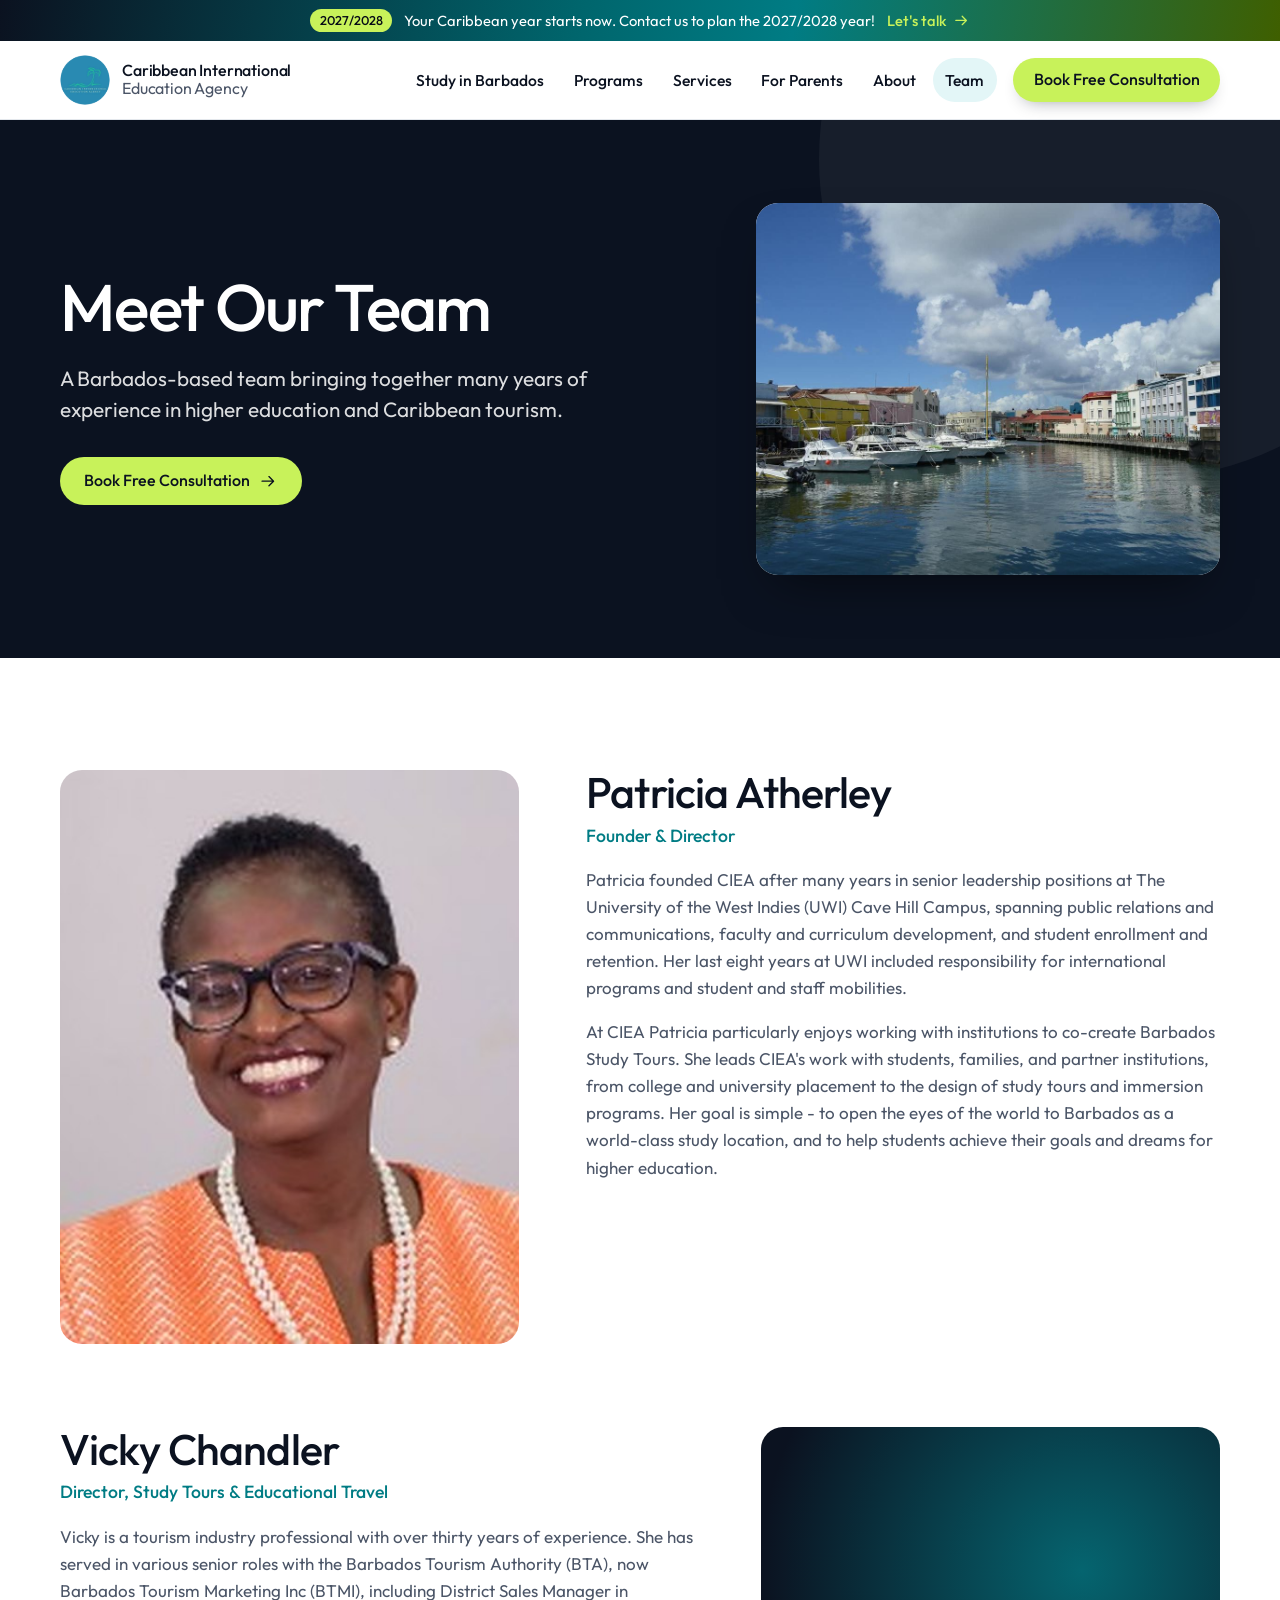
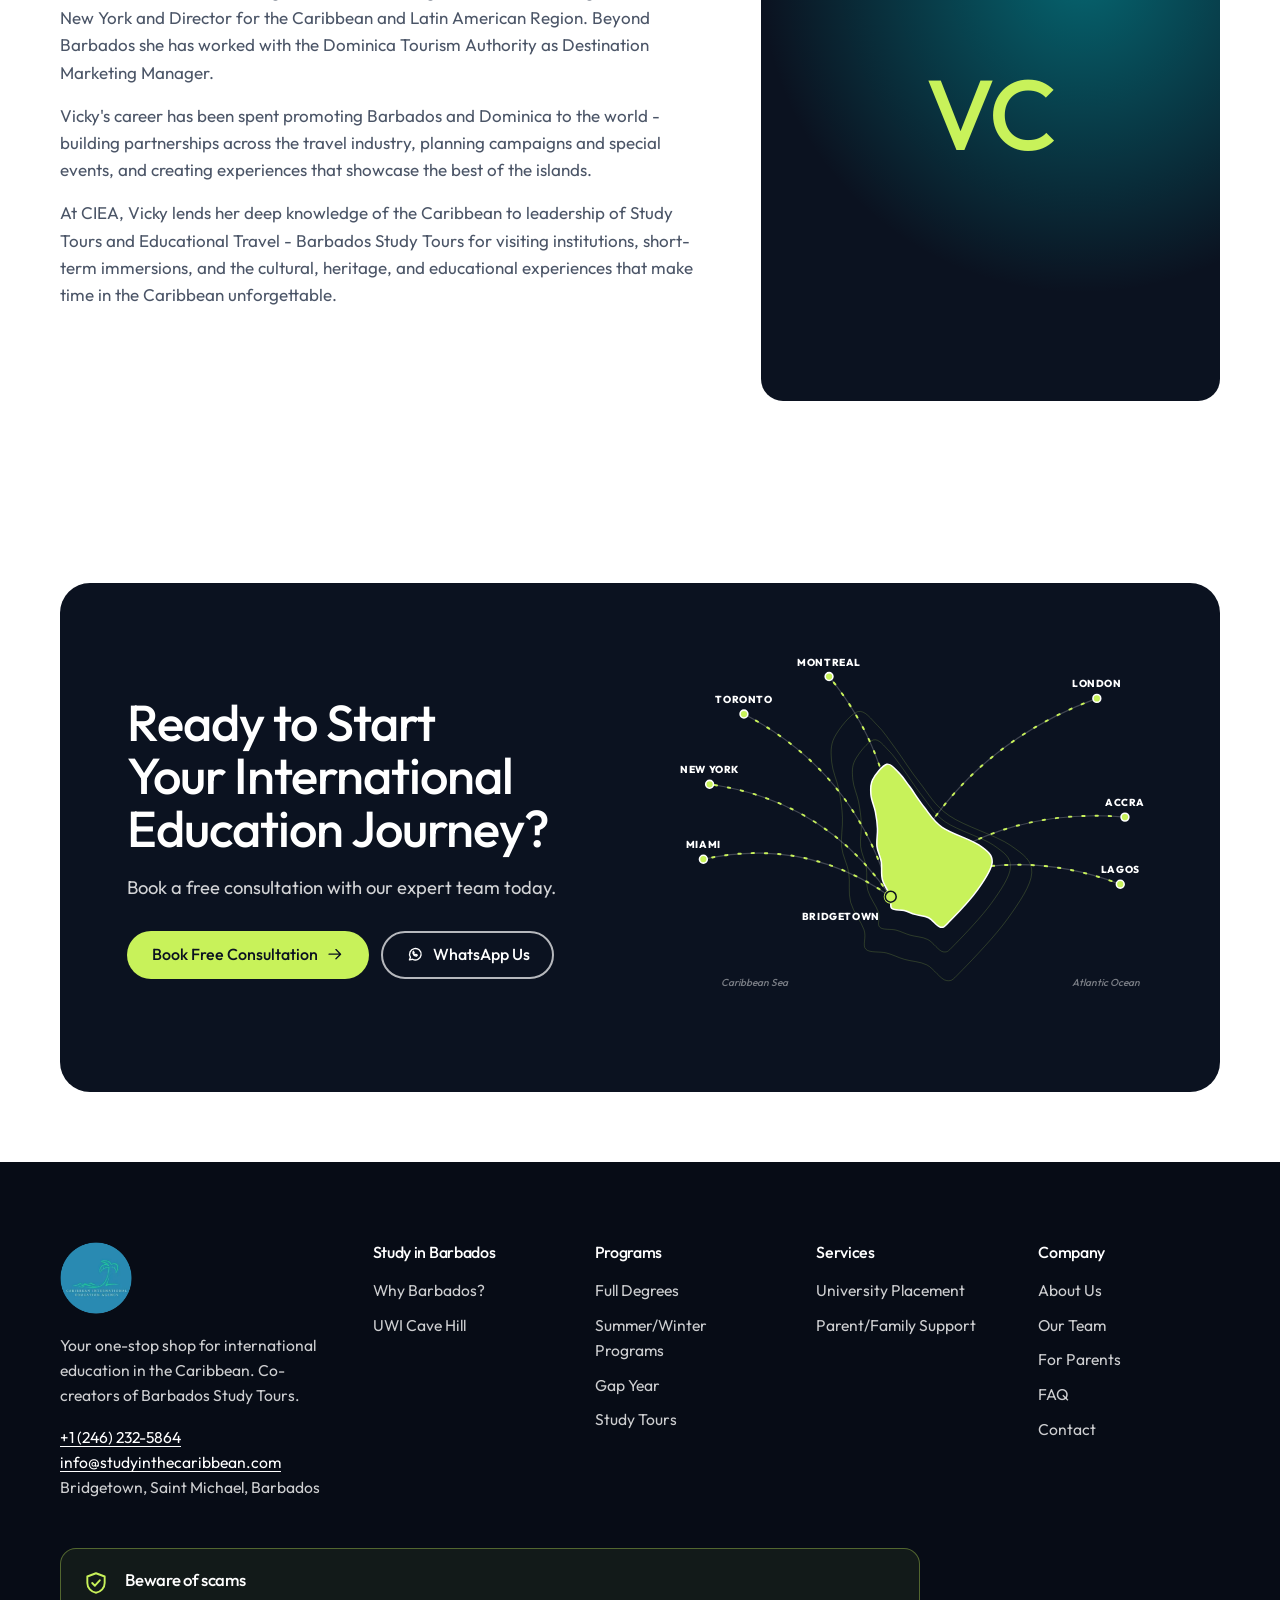
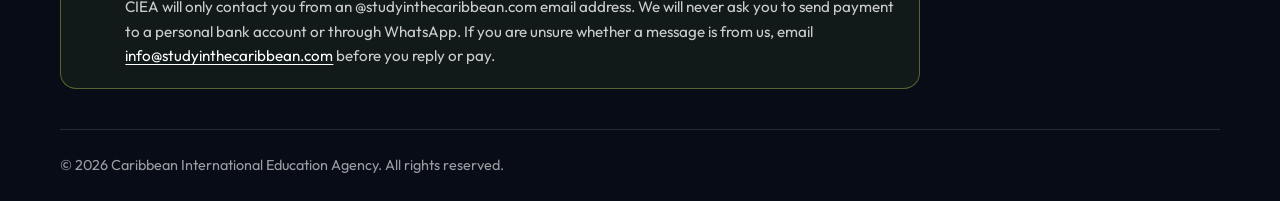
<file: team.html>
<!doctype html>
<html lang="en">
<head>
<meta charset="utf-8">
<meta name="viewport" content="width=device-width, initial-scale=1, viewport-fit=cover">
<title>Our Team | CIEA</title>
<meta name="description" content="Meet the team behind the Caribbean International Education Agency: Patricia Atherley and Vicky Chandler.">
<meta name="theme-color" content="#0b1220">
<link rel="canonical" href="https://studyinthecaribbean.com/team.html">
<meta property="og:type" content="website">
<meta property="og:site_name" content="Caribbean International Education Agency">
<meta property="og:title" content="Our Team | CIEA">
<meta property="og:description" content="Meet the team behind the Caribbean International Education Agency: Patricia Atherley and Vicky Chandler.">
<meta property="og:url" content="https://studyinthecaribbean.com/team.html">
<meta property="og:image" content="https://studyinthecaribbean.com/assets/og-image.jpg">
<meta property="og:image:width" content="1200">
<meta property="og:image:height" content="630">
<meta property="og:locale" content="en_GB">
<meta name="twitter:card" content="summary_large_image">
<script type="application/ld+json">{"@context": "https://schema.org", "@graph": [{"@type": "EducationalOrganization", "@id": "https://studyinthecaribbean.com/#org", "name": "Caribbean International Education Agency", "alternateName": "CIEA", "url": "https://studyinthecaribbean.com/", "logo": "https://studyinthecaribbean.com/assets/ciea-logo.png", "image": "https://studyinthecaribbean.com/assets/og-image.jpg", "email": "info@studyinthecaribbean.com", "telephone": "+12462325864", "address": {"@type": "PostalAddress", "addressLocality": "Bridgetown", "addressRegion": "Saint Michael", "addressCountry": "BB"}, "areaServed": ["Barbados", "Caribbean", "Canada", "United Kingdom", "United States", "Africa"]}]}</script>
<link rel="icon" href="assets/ciea-logo.png">
<link rel="preconnect" href="https://fonts.googleapis.com">
<link rel="preconnect" href="https://fonts.gstatic.com" crossorigin>
<link rel="stylesheet" href="https://fonts.googleapis.com/css2?family=Outfit:wght@300..800&family=Geist+Mono:wght@500&display=swap">
<link rel="stylesheet" href="assets/styles.css?v=1af8788d">
</head>
<body>
<svg width="0" height="0" style="position:absolute" aria-hidden="true">
<symbol id="i-check" viewBox="0 0 24 24"><path d="M5 12.5l4.2 4.2L19 7"/></symbol>
<symbol id="i-arrow" viewBox="0 0 24 24"><path d="M4 12h15M13 6l6 6-6 6"/></symbol><symbol id="i-arrow-l" viewBox="0 0 24 24"><path d="M20 12H5M11 6l-6 6 6 6"/></symbol><symbol id="i-shield" viewBox="0 0 24 24"><path d="M12 3l8 3v6c0 4.5-3.4 8.2-8 9-4.6-.8-8-4.5-8-9V6z"/><path d="M8.5 12l2.5 2.5 4.5-5"/></symbol>
<symbol id="i-plus" viewBox="0 0 24 24"><path d="M12 5v14M5 12h14"/></symbol>
<symbol id="i-camera" viewBox="0 0 24 24"><path d="M4 8.5A1.5 1.5 0 0 1 5.5 7h2.2l1.6-2.2h5.4L16.3 7h2.2A1.5 1.5 0 0 1 20 8.5v9a1.5 1.5 0 0 1-1.5 1.5h-13A1.5 1.5 0 0 1 4 17.5z"/><circle cx="12" cy="12.8" r="3.4"/></symbol>
<symbol id="i-menu" viewBox="0 0 24 24"><path d="M4 7h16M4 12h16M4 17h10"/></symbol>
<symbol id="i-close" viewBox="0 0 24 24"><path d="M6 6l12 12M18 6L6 18"/></symbol>
<symbol id="i-chat" viewBox="0 0 24 24"><path d="M4.5 19.5l1.3-3.6A7.5 7.5 0 1 1 8.6 18.6z"/><path d="M9 10.5c.4 1.8 2.3 3.6 4.4 4.1l1.3-1.3-1.8-1-1 .6c-.8-.4-1.5-1.1-1.9-1.9l.6-1-1-1.8z"/></symbol>
<symbol id="i-phone" viewBox="0 0 24 24"><path d="M6.6 3.5h2.6l1.4 4.1-1.9 1.3a11 11 0 0 0 6.4 6.4l1.3-1.9 4.1 1.4v2.6a2 2 0 0 1-2.1 2A16.5 16.5 0 0 1 4.6 5.6a2 2 0 0 1 2-2.1z"/></symbol>
<symbol id="i-mail" viewBox="0 0 24 24"><rect x="3.5" y="5.5" width="17" height="13" rx="1.5"/><path d="M4 6.5l8 6 8-6"/></symbol>
<symbol id="i-pin" viewBox="0 0 24 24"><path d="M12 21s-6.5-5.6-6.5-11a6.5 6.5 0 0 1 13 0c0 5.4-6.5 11-6.5 11z"/><circle cx="12" cy="10" r="2.4"/></symbol>
<symbol id="i-clock" viewBox="0 0 24 24"><circle cx="12" cy="12" r="8.5"/><path d="M12 7.5V12l3 2"/></symbol>
<symbol id="i-cap" viewBox="0 0 24 24"><path d="M2.5 9.5L12 5l9.5 4.5L12 14z"/><path d="M6.5 11.5v4c1.5 1.4 3.4 2 5.5 2s4-.6 5.5-2v-4M21.5 9.5v5"/></symbol>
<symbol id="i-file" viewBox="0 0 24 24"><path d="M14 3.5H7A1.5 1.5 0 0 0 5.5 5v14A1.5 1.5 0 0 0 7 20.5h10a1.5 1.5 0 0 0 1.5-1.5V8z"/><path d="M14 3.5V8h4.5M9 14l2 2 4-4"/></symbol>
<symbol id="i-passport" viewBox="0 0 24 24"><rect x="5.5" y="3" width="13" height="18" rx="1.5"/><circle cx="12" cy="10.5" r="3"/><path d="M9 10.5h6M12 7.5c-1 1.6-1 4.4 0 6M12 7.5c1 1.6 1 4.4 0 6M9 17h6"/></symbol>
<symbol id="i-home" viewBox="0 0 24 24"><path d="M3.5 11L12 4l8.5 7"/><path d="M6 9.5v10h12v-10M10 19.5v-5h4v5"/></symbol>
<symbol id="i-plane" viewBox="0 0 24 24"><path d="M10.5 13.5l-6-2.2 1.3-1.3 7.2.6 4-4c.9-.9 2.3-1.1 2.8-.6s.3 1.9-.6 2.8l-4 4 .6 7.2-1.3 1.3-2.2-6-3 3v2.2l-1.2 1.2-1.3-3.3-3.3-1.3L4.6 16h2.2z"/></symbol>
<symbol id="i-users" viewBox="0 0 24 24"><circle cx="9" cy="8.5" r="3.2"/><path d="M3 19.5c.5-3.3 2.9-5.5 6-5.5s5.5 2.2 6 5.5"/><circle cx="17" cy="9.5" r="2.5"/><path d="M16.5 14.2c2.4.2 4 2 4.5 4.6"/></symbol>
<symbol id="i-steth" viewBox="0 0 24 24"><path d="M6 3.5v5a4 4 0 0 0 8 0v-5"/><path d="M10 12.5v2a5 5 0 0 0 10 0v-1.5"/><circle cx="20" cy="11" r="2"/></symbol>
<symbol id="i-award" viewBox="0 0 24 24"><circle cx="12" cy="9" r="5.5"/><path d="M8.6 13.4L7 20.5l5-2.5 5 2.5-1.6-7.1"/></symbol>
<symbol id="i-globe" viewBox="0 0 24 24"><circle cx="12" cy="12" r="8.5"/><path d="M3.5 12h17M12 3.5c2.4 2.5 3.6 5.3 3.6 8.5s-1.2 6-3.6 8.5c-2.4-2.5-3.6-5.3-3.6-8.5s1.2-6 3.6-8.5z"/></symbol>
<symbol id="i-sun" viewBox="0 0 24 24"><circle cx="12" cy="12" r="4"/><path d="M12 2.5v2.5M12 19v2.5M2.5 12H5M19 12h2.5M5.3 5.3l1.8 1.8M16.9 16.9l1.8 1.8M5.3 18.7l1.8-1.8M16.9 7.1l1.8-1.8"/></symbol>
<symbol id="i-tag" viewBox="0 0 24 24"><path d="M3.5 12.2V4.5a1 1 0 0 1 1-1h7.7l8.3 8.3a1 1 0 0 1 0 1.4l-7.3 7.3a1 1 0 0 1-1.4 0z"/><circle cx="8" cy="8" r="1.6"/></symbol>
</svg>
<a class="skip" href="#main">Skip to content</a>
<a class="promo" href="contact.html"><span class="promo-in"><span class="promo-tag">2027/2028</span><span class="promo-text">Your Caribbean year starts now. Contact us to plan the 2027/2028 year!</span><span class="promo-go">Let's talk <svg class="icon" aria-hidden="true"><use href="#i-arrow"/></svg></span></span></a>
<header class="site-header"><div class="wrap header-inner">
<a class="brand" href="index.html" aria-label="Caribbean International Education Agency, home">
<img src="assets/ciea-logo.png" alt="" width="52" height="52">
<span class="brand-name">Caribbean International<span>Education Agency</span></span></a>
<button class="nav-toggle" aria-expanded="false" aria-controls="site-nav" aria-label="Menu"><svg class="icon i-menu" aria-hidden="true"><use href="#i-menu"/></svg><svg class="icon i-close" hidden aria-hidden="true"><use href="#i-close"/></svg></button>
<nav class="nav" id="site-nav" aria-label="Main"><a href="study-in-barbados.html">Study in Barbados</a><a href="programs.html">Programs</a><a href="services.html">Services</a><a href="about.html#families">For Parents</a><a href="about.html">About</a><a href="team.html" aria-current="page">Team</a><a class="btn btn-primary" href="contact.html">Book Free Consultation</a></nav>
</div></header>
<main id="main">
<section class="page-hero"><div class="wrap page-hero-grid">
<div class="page-hero-copy"><h1>Meet Our Team</h1><p class="lede">A Barbados-based team bringing together many years of experience in higher education and Caribbean tourism.</p><div class="btn-row"><a class="btn btn-primary" href="contact.html">Book Free Consultation <svg class="icon" aria-hidden="true"><use href="#i-arrow"/></svg></a></div></div>
<figure class="photo "><div class="ph has-img"><img src="assets/photos/bridgetown-careenage.jpg" alt="The Careenage in Bridgetown" loading="eager" decoding="async"></div></figure>
</div></section>
<section class="section"><div class="wrap team-list"><article class="member" id="patricia">
<figure class="photo member-photo"><div class="ph has-img"><img src="assets/photos/patricia-atherley.jpg" alt="Patricia Atherley, Founder and Director of CIEA" loading="lazy" decoding="async"></div></figure>
<div class="member-copy"><h2>Patricia Atherley</h2><p class="member-role">Founder &amp; Director</p><p>Patricia founded CIEA after many years in senior leadership positions at The University of the West Indies (UWI) Cave Hill Campus, spanning public relations and communications, faculty and curriculum development, and student enrollment and retention. Her last eight years at UWI included responsibility for international programs and student and staff mobilities.</p><p>At CIEA Patricia particularly enjoys working with institutions to co-create Barbados Study Tours. She leads CIEA's work with students, families, and partner institutions, from college and university placement to the design of study tours and immersion programs. Her goal is simple - to open the eyes of the world to Barbados as a world-class study location, and to help students achieve their goals and dreams for higher education.</p></div>
</article><article class="member" id="vicky">
<figure class="photo member-photo"><div class="ph avatar" role="img" aria-label="Vicky Chandler"><span aria-hidden="true">VC</span></div></figure>
<div class="member-copy"><h2>Vicky Chandler</h2><p class="member-role">Director, Study Tours &amp; Educational Travel</p><p>Vicky is a tourism industry professional with over thirty years of experience. She has served in various senior roles with the Barbados Tourism Authority (BTA), now Barbados Tourism Marketing Inc (BTMI), including District Sales Manager in New York and Director for the Caribbean and Latin American Region. Beyond Barbados she has worked with the Dominica Tourism Authority as Destination Marketing Manager.</p><p>Vicky's career has been spent promoting Barbados and Dominica to the world - building partnerships across the travel industry, planning campaigns and special events, and creating experiences that showcase the best of the islands.</p><p>At CIEA, Vicky lends her deep knowledge of the Caribbean to leadership of Study Tours and Educational Travel - Barbados Study Tours for visiting institutions, short-term immersions, and the cultural, heritage, and educational experiences that make time in the Caribbean unforgettable.</p></div>
</article></div></section>

<section class="envelope-section" aria-labelledby="env-h"><div class="wrap">
<div class="envelope">
<div class="body"><h2 id="env-h">Ready to Start Your International Education Journey?</h2><p>Book a free consultation with our expert team today.</p>
<div class="btn-row"><a class="btn btn-primary" href="contact.html">Book Free Consultation <svg class="icon" aria-hidden="true"><use href="#i-arrow"/></svg></a>
<a class="btn btn-line-light" href="https://wa.me/12462325864" target="_blank" rel="noopener"><svg class="icon" aria-hidden="true"><use href="#i-chat"/></svg>WhatsApp Us</a></div></div>
<div class="routes"><svg viewBox="0 0 620 470" role="img" aria-label="Map of Barbados with direct flight routes from Bridgetown to London, Toronto, Montreal, New York, Miami, Lagos and Accra">
<g><path class="contour" d="M220.7 151.0 C213.0 153.2 200.2 169.7 195.5 178.8 C190.9 187.9 191.8 196.2 192.6 205.6 C193.4 215.1 198.4 225.5 200.4 235.4 C202.3 245.3 203.8 254.9 204.2 265.2 C204.7 275.5 202.2 287.1 203.3 297.0 C204.4 306.9 209.4 314.9 211.0 324.8 C212.6 334.7 210.2 346.3 213.0 356.6 C215.7 366.8 224.7 377.9 227.5 386.4 C230.2 394.8 225.4 403.1 229.4 407.2 C233.4 411.3 244.7 409.4 251.6 411.2 C258.6 413.0 263.7 416.0 271.0 418.1 C278.2 420.3 287.6 420.3 295.2 424.1 C302.7 427.9 310.0 440.1 316.4 441.0 C322.9 441.8 322.9 440.1 333.9 429.1 C344.8 418.0 369.8 391.8 382.2 374.4 C394.6 357.1 407.8 338.0 408.3 324.8 C408.8 311.5 399.9 305.3 385.1 295.0 C370.3 284.7 335.6 274.5 319.3 263.2 C303.1 252.0 297.1 239.6 287.4 227.5 C277.8 215.4 268.9 201.0 261.3 190.7 C253.7 180.5 248.7 172.5 242.0 165.9 C235.2 159.3 228.4 148.9 220.7 151.0 Z" transform="translate(336 250) scale(0.9359999999999999) translate(-300 -295)" vector-effect="non-scaling-stroke"/><path class="contour" d="M220.7 151.0 C213.0 153.2 200.2 169.7 195.5 178.8 C190.9 187.9 191.8 196.2 192.6 205.6 C193.4 215.1 198.4 225.5 200.4 235.4 C202.3 245.3 203.8 254.9 204.2 265.2 C204.7 275.5 202.2 287.1 203.3 297.0 C204.4 306.9 209.4 314.9 211.0 324.8 C212.6 334.7 210.2 346.3 213.0 356.6 C215.7 366.8 224.7 377.9 227.5 386.4 C230.2 394.8 225.4 403.1 229.4 407.2 C233.4 411.3 244.7 409.4 251.6 411.2 C258.6 413.0 263.7 416.0 271.0 418.1 C278.2 420.3 287.6 420.3 295.2 424.1 C302.7 427.9 310.0 440.1 316.4 441.0 C322.9 441.8 322.9 440.1 333.9 429.1 C344.8 418.0 369.8 391.8 382.2 374.4 C394.6 357.1 407.8 338.0 408.3 324.8 C408.8 311.5 399.9 305.3 385.1 295.0 C370.3 284.7 335.6 274.5 319.3 263.2 C303.1 252.0 297.1 239.6 287.4 227.5 C277.8 215.4 268.9 201.0 261.3 190.7 C253.7 180.5 248.7 172.5 242.0 165.9 C235.2 159.3 228.4 148.9 220.7 151.0 Z" transform="translate(336 250) scale(1.188) translate(-300 -295)" vector-effect="non-scaling-stroke"/></g><path class="arc" d="M284 316 Q306 158 205 34"/><path class="flow out" d="M284 316 Q306 158 205 34"/><path class="arc" d="M284 316 Q241 158 96 82"/><path class="flow in" d="M284 316 Q241 158 96 82"/><path class="arc" d="M284 316 Q200 193 52 172"/><path class="flow out" d="M284 316 Q200 193 52 172"/><path class="arc" d="M284 316 Q174 239 44 268"/><path class="flow in" d="M284 316 Q174 239 44 268"/><path class="arc" d="M284 316 Q360 131 548 62"/><path class="flow out" d="M284 316 Q360 131 548 62"/><path class="arc" d="M284 316 Q412 199 584 214"/><path class="flow in" d="M284 316 Q412 199 584 214"/><path class="arc" d="M284 316 Q427 243 578 300"/><path class="flow out" d="M284 316 Q427 243 578 300"/><path class="island" d="M220.7 151.0 C213.0 153.2 200.2 169.7 195.5 178.8 C190.9 187.9 191.8 196.2 192.6 205.6 C193.4 215.1 198.4 225.5 200.4 235.4 C202.3 245.3 203.8 254.9 204.2 265.2 C204.7 275.5 202.2 287.1 203.3 297.0 C204.4 306.9 209.4 314.9 211.0 324.8 C212.6 334.7 210.2 346.3 213.0 356.6 C215.7 366.8 224.7 377.9 227.5 386.4 C230.2 394.8 225.4 403.1 229.4 407.2 C233.4 411.3 244.7 409.4 251.6 411.2 C258.6 413.0 263.7 416.0 271.0 418.1 C278.2 420.3 287.6 420.3 295.2 424.1 C302.7 427.9 310.0 440.1 316.4 441.0 C322.9 441.8 322.9 440.1 333.9 429.1 C344.8 418.0 369.8 391.8 382.2 374.4 C394.6 357.1 407.8 338.0 408.3 324.8 C408.8 311.5 399.9 305.3 385.1 295.0 C370.3 284.7 335.6 274.5 319.3 263.2 C303.1 252.0 297.1 239.6 287.4 227.5 C277.8 215.4 268.9 201.0 261.3 190.7 C253.7 180.5 248.7 172.5 242.0 165.9 C235.2 159.3 228.4 148.9 220.7 151.0 Z" transform="translate(336 250) scale(0.72) translate(-300 -295)" vector-effect="non-scaling-stroke"/><path class="coast" d="M220.7 151.0 C213.0 153.2 200.2 169.7 195.5 178.8 C190.9 187.9 191.8 196.2 192.6 205.6 C193.4 215.1 198.4 225.5 200.4 235.4 C202.3 245.3 203.8 254.9 204.2 265.2 C204.7 275.5 202.2 287.1 203.3 297.0 C204.4 306.9 209.4 314.9 211.0 324.8 C212.6 334.7 210.2 346.3 213.0 356.6 C215.7 366.8 224.7 377.9 227.5 386.4 C230.2 394.8 225.4 403.1 229.4 407.2 C233.4 411.3 244.7 409.4 251.6 411.2 C258.6 413.0 263.7 416.0 271.0 418.1 C278.2 420.3 287.6 420.3 295.2 424.1 C302.7 427.9 310.0 440.1 316.4 441.0 C322.9 441.8 322.9 440.1 333.9 429.1 C344.8 418.0 369.8 391.8 382.2 374.4 C394.6 357.1 407.8 338.0 408.3 324.8 C408.8 311.5 399.9 305.3 385.1 295.0 C370.3 284.7 335.6 274.5 319.3 263.2 C303.1 252.0 297.1 239.6 287.4 227.5 C277.8 215.4 268.9 201.0 261.3 190.7 C253.7 180.5 248.7 172.5 242.0 165.9 C235.2 159.3 228.4 148.9 220.7 151.0 Z" transform="translate(336 250) scale(0.72) translate(-300 -295)" vector-effect="non-scaling-stroke"/><g class="city"><circle cx="205" cy="34" r="5"/><text x="205" y="20" text-anchor="middle">MONTREAL</text></g><g class="city"><circle cx="96" cy="82" r="5"/><text x="96" y="68" text-anchor="middle">TORONTO</text></g><g class="city"><circle cx="52" cy="172" r="5"/><text x="52" y="158" text-anchor="middle">NEW YORK</text></g><g class="city"><circle cx="44" cy="268" r="5"/><text x="44" y="254" text-anchor="middle">MIAMI</text></g><g class="city"><circle cx="548" cy="62" r="5"/><text x="548" y="48" text-anchor="middle">LONDON</text></g><g class="city"><circle cx="584" cy="214" r="5"/><text x="584" y="200" text-anchor="middle">ACCRA</text></g><g class="city"><circle cx="578" cy="300" r="5"/><text x="578" y="286" text-anchor="middle">LAGOS</text></g>
<circle class="home-ring" cx="284" cy="316" r="8"/><circle class="home-dot" cx="284" cy="316" r="7"/>
<text class="sea-label" x="560" y="430" text-anchor="middle">Atlantic Ocean</text><text class="sea-label" x="110" y="430" text-anchor="middle">Caribbean Sea</text>
<text class="home-label" x="270" y="346" text-anchor="end">BRIDGETOWN</text>
</svg></div>
</div></div></section>
</main>
<footer class="site-footer"><div class="wrap">
<div class="foot-grid">
<div class="foot-brand"><img src="assets/ciea-logo.png" alt="Caribbean International Education Agency logo" width="84" height="84">
<p>Your one-stop shop for international education in the Caribbean. Co-creators of Barbados Study Tours.</p>
<p><a href="https://wa.me/12462325864" target="_blank" rel="noopener">+1 (246) 232-5864</a><br><a href="mailto:info@studyinthecaribbean.com">info@studyinthecaribbean.com</a><br>Bridgetown, Saint Michael, Barbados</p></div>
<div class="foot-col"><h3>Study in Barbados</h3><ul>
<li><a href="study-in-barbados.html#why">Why Barbados?</a></li><li><a href="study-in-barbados.html#uwi">UWI Cave Hill</a></li>
</ul></div>
<div class="foot-col"><h3>Programs</h3><ul>
<li><a href="programs.html#full-degrees">Full Degrees</a></li><li><a href="programs.html#summer-camps">Summer/Winter Programs</a></li><li><a href="programs.html#gap-year">Gap Year</a></li>
<li><a href="programs.html#study-tours">Study Tours</a></li></ul></div>
<div class="foot-col"><h3>Services</h3><ul>
<li><a href="services.html#placement">University Placement</a></li>
<li><a href="services.html#family">Parent/Family Support</a></li></ul></div>
<div class="foot-col"><h3>Company</h3><ul>
<li><a href="about.html">About Us</a></li><li><a href="team.html">Our Team</a></li><li><a href="about.html#families">For Parents</a></li>
<li><a href="index.html#faq">FAQ</a></li><li><a href="contact.html">Contact</a></li></ul></div>
</div>
<aside class="foot-notice" aria-labelledby="scam-h"><svg class="icon" aria-hidden="true"><use href="#i-shield"/></svg><div><h3 id="scam-h">Beware of scams</h3><p>CIEA will only contact you from an @studyinthecaribbean.com email address. We will never ask you to send payment to a personal bank account or through WhatsApp. If you are unsure whether a message is from us, email <a href="mailto:info@studyinthecaribbean.com">info@studyinthecaribbean.com</a> before you reply or pay.</p></div></aside>
<div class="foot-base"><span>&copy; 2026 Caribbean International Education Agency. All rights reserved.</span></div>
</div></footer>
<script src="assets/site.js?v=1af8788d"></script>
</body>
</html>
</file>
<file: assets/styles.css>
/* CIEA: Electric Sea. White ground, near-black bands, teal brand, lime for action. */
:root {
  --deep: #0b1220;
  --deep-2: #111b2e;
  --night: #070c16;
  --lagoon: #00a8b0;
  --sea-ink: #007c84;
  --seafoam: #c8f25a;
  --palm-ink: #007c84;
  --seafoam-soft: #e3f6f7;
  --sun: #c8f25a;
  --sun-soft: #f3fbdf;
  --coral: #c8f25a;
  --coral-ink: #007c84;
  --coral-soft: #eef9d2;
  --flame-ink: #0b1220;
  --err: #b3261e;
  --hibiscus: #00a8b0;
  --ink: #0b1220;
  --ink-2: #4b5567;
  --line: #e3e7ec;
  --mist: #f3f5f7;
  --white: #fff;
  --r-lg: 22px;
  --r: 16px;
  --r-sm: 10px;
  --shadow: 0 18px 40px -18px rgba(11, 18, 32, .35);
  --shadow-sm: 0 6px 18px -8px rgba(11, 18, 32, .28);
  --display: "Outfit", system-ui, sans-serif;
  --text: "Outfit", system-ui, sans-serif;
  --ease: cubic-bezier(.16, 1, .3, 1);
  --wrap: 1240px;
  --gutter: clamp(1rem, 4vw, 2.5rem);
}

*, *::before, *::after { box-sizing: border-box; }
html { -webkit-text-size-adjust: 100%; scroll-padding-top: 96px; }
html.smooth { scroll-behavior: smooth; }
@media (prefers-reduced-motion: reduce) { html.smooth { scroll-behavior: auto; } }
body {
  margin: 0; background: #fff; color: var(--ink);
  font-family: var(--text); font-size: 1.0625rem; line-height: 1.6;
  -webkit-font-smoothing: antialiased; text-rendering: optimizeLegibility;
}
img { display: block; max-width: 100%; height: auto; }
a { color: inherit; text-underline-offset: .2em; text-decoration-thickness: .08em; }
::selection { background: var(--sun); color: var(--ink); }
:focus-visible { outline: 3px solid var(--lagoon); outline-offset: 3px; border-radius: 6px; }
html { scrollbar-color: var(--lagoon) var(--mist); }
[hidden] { display: none !important; }
.visually-hidden { position: absolute !important; width: 1px; height: 1px; overflow: hidden; clip: rect(0 0 0 0); white-space: nowrap; }
.skip { position: absolute; left: 1rem; top: -4rem; z-index: 100; background: var(--coral); color: var(--flame-ink); padding: .7rem 1rem; border-radius: 999px; font-weight: 500; }
.skip:focus { top: 1rem; }

h1, h2, h3, h4 { font-family: var(--display); color: inherit; margin: 0; text-wrap: balance; }
h1 { font-weight: 500; font-size: clamp(2.5rem, 1.4rem + 4.2vw, 4.9rem); line-height: 1.02; letter-spacing: -0.025em; }
h2 { font-weight: 500; font-size: clamp(2rem, 1.4rem + 2.2vw, 3.25rem); line-height: 1.05; letter-spacing: -0.02em; }
h3 { font-weight: 500; font-size: 1.3rem; line-height: 1.25; letter-spacing: -0.02em; }
p { margin: 0; text-wrap: pretty; }
.icon { width: 1.15em; height: 1.15em; fill: none; stroke: currentColor; stroke-width: 1.75; stroke-linecap: round; stroke-linejoin: round; flex: none; }

.wrap { width: 100%; max-width: var(--wrap); margin-inline: auto; padding-inline: var(--gutter); }
.section { padding-block: clamp(4.5rem, 3rem + 5vw, 7.5rem); }
.bg-mist, .bg-tissue { background: var(--mist); }
.bg-sand { background: var(--sun-soft); }
.band-deep { background: var(--deep); color: #fff; }
.stack > * + * { margin-top: 1.25rem; }
.stack > h2 + * { margin-top: 1.4rem; }
.head { max-width: 46rem; margin-bottom: clamp(2.5rem, 2rem + 2vw, 3.5rem); }
.head > * + * { margin-top: 1rem; }
.head > p:not(.label) { color: var(--ink-2); font-size: 1.15rem; }
.lede { font-size: clamp(1.12rem, 1rem + .4vw, 1.3rem); line-height: 1.5; }

/* Section label: a solid pill, not a tracked eyebrow */
.label { display: inline-flex; align-items: center; padding: .38rem .85rem; border-radius: 999px; background: var(--seafoam-soft); color: var(--palm-ink); font-weight: 500; font-size: .875rem; letter-spacing: 0; }
.label.on-dark { background: rgba(200, 242, 90, .14); color: #c8f25a; }

/* Buttons */
.btn { display: inline-flex; align-items: center; justify-content: center; gap: .55rem; min-height: 48px; padding: .75rem 1.4rem; border-radius: 999px; border: 2px solid transparent; font: inherit; font-weight: 500; font-size: 1rem; text-decoration: none; cursor: pointer; line-height: 1.1; transition: background-color .25s var(--ease), color .25s var(--ease), border-color .25s var(--ease), transform .35s var(--ease), box-shadow .35s var(--ease); }
.btn .icon { transition: transform .35s var(--ease); }
.btn:hover .icon { transform: translateX(3px); }
.btn:active { transform: translateY(1px); }
.btn-lg { min-height: 56px; padding: .9rem 1.7rem; font-size: 1.06rem; }
.btn-primary { background: var(--coral); color: var(--flame-ink); box-shadow: 0 8px 18px -10px rgba(11, 18, 32, .45); }
.btn-primary:hover { background: var(--sun); color: var(--ink); box-shadow: 0 12px 22px -12px rgba(11, 18, 32, .5); }
.btn-line { border-color: var(--ink); color: var(--ink); background: transparent; }
.btn-line:hover { background: var(--ink); color: #fff; }
.btn-line-light { border-color: rgba(255, 255, 255, .7); color: #fff; }
.btn-line-light:hover { background: #fff; color: var(--deep); border-color: #fff; }
.btn-sun { background: var(--sun); color: var(--night); }
.btn-sun:hover { background: #d6f77c; }
.btn-ink { background: var(--deep); color: #fff; }
.btn-ink:hover { background: var(--night); }
.btn-row { display: flex; flex-wrap: wrap; gap: .75rem; }

/* Promo bar + header */
.promo { display: block; background: var(--night) linear-gradient(100deg, #0b1220 0%, #00656c 45%, #007c84 62%, #3f5f00 100%); color: #fff; text-decoration: none; font-size: .92rem; }
.promo-in { display: flex; align-items: center; justify-content: center; gap: .75rem; padding: .55rem var(--gutter); flex-wrap: wrap; text-align: center; }
.promo-tag { background: var(--sun); color: var(--night); font-weight: 500; border-radius: 999px; padding: .1rem .6rem; font-size: .8rem; }
.promo-go { display: inline-flex; align-items: center; gap: .35rem; font-weight: 500; color: var(--seafoam); }
.promo:hover .promo-go { text-decoration: underline; }
.site-header { position: sticky; top: 0; z-index: 50; background: rgba(255, 255, 255, .92); backdrop-filter: saturate(1.4) blur(12px); border-bottom: 1px solid var(--line); }
.header-inner { display: flex; align-items: center; justify-content: space-between; gap: 1.5rem; min-height: 78px; }
.brand { display: flex; align-items: center; gap: .75rem; text-decoration: none; }
.brand img { width: 50px; height: 50px; border-radius: 50%; }
.brand-name { display: flex; flex-direction: column; font-family: var(--display); font-weight: 500; font-size: 1rem; line-height: 1.12; letter-spacing: -0.01em; color: var(--deep); }
.brand-name span { font-weight: 400; color: var(--ink-2); }
.nav { display: flex; align-items: center; gap: .25rem; }
.nav a:not(.btn) { position: relative; padding: .6rem .8rem; font-weight: 500; font-size: .98rem; text-decoration: none; color: var(--ink); border-radius: 999px; transition: background-color .2s; }
.nav a:not(.btn):hover { background: var(--mist); }
.nav a[aria-current="page"] { color: var(--deep); background: var(--seafoam-soft); }
.nav .btn { margin-left: .75rem; min-height: 44px; padding: .6rem 1.15rem; }
.nav-toggle { display: none; background: none; border: 0; width: 46px; height: 46px; border-radius: 12px; color: var(--ink); cursor: pointer; }
.nav-toggle .icon { width: 28px; height: 28px; }

/* Home hero */
.hero { position: relative; padding-top: clamp(2.5rem, 1.5rem + 3vw, 4.5rem); padding-bottom: clamp(2.5rem, 2rem + 2vw, 3.5rem); background:
  linear-gradient(180deg, #ffffff 0%, #f3f5f7 100%); overflow: hidden; }
.hero::before { content: ""; position: absolute; right: -12vw; top: -18vw; width: 52vw; height: 52vw; max-width: 760px; max-height: 760px; border-radius: 50%; background: radial-gradient(circle at 50% 50%, rgba(0, 168, 176, .22) 0%, rgba(200, 242, 90, .16) 40%, rgba(255, 255, 255, 0) 70%); z-index: 0; }
.hero > .wrap { position: relative; z-index: 1; }
.hero-grid { display: grid; grid-template-columns: minmax(0, 1.2fr) minmax(0, .8fr); gap: clamp(2rem, 1rem + 3vw, 4rem); align-items: center; }
.hero-copy > * + * { margin-top: 1.4rem; }
.hero-copy .btn-row { margin-top: 2rem; }
.hero-badge { display: inline-flex; align-items: center; gap: .5rem; padding: .45rem .9rem .45rem .7rem; border-radius: 999px; background: #fff; border: 1px solid var(--line); font-weight: 500; font-size: .92rem; color: var(--deep); }
.hero-badge .icon { color: var(--lagoon); }
.hero h1 { color: var(--deep); font-size: clamp(2.5rem, 1.1rem + 3.7vw, 4.4rem); }
.hero h1 em { font-style: normal; color: inherit; display: block; }
.hero .lede { color: var(--ink); max-width: 36rem; font-weight: 400; }
.hero-small { color: var(--ink-2); max-width: 36rem; }
.hero-photo { position: relative; margin: 0; }
.hero-photo .ph { border-radius: var(--r-lg); overflow: hidden; aspect-ratio: 4 / 4.6; box-shadow: var(--shadow); }
.hero-photo img { width: 100%; height: 100%; object-fit: cover; object-position: 60% 50%; }
.hero-photo figcaption { position: absolute; left: clamp(-1.5rem, -2vw, -.5rem); bottom: 1.75rem; display: flex; align-items: center; gap: .6rem; padding: .85rem 1.1rem; background: var(--sun); color: var(--night); border-radius: var(--r); font-weight: 500; font-size: 1rem; line-height: 1.2; max-width: 16rem; box-shadow: var(--shadow); }
.hero-photo figcaption .icon { width: 1.5em; height: 1.5em; }

/* Route bar: pick your path */
.route-bar { display: grid; grid-template-columns: repeat(4, minmax(0, 1fr)); gap: .75rem; margin-top: clamp(2.5rem, 2rem + 2vw, 3.5rem); padding: .75rem; background: #fff; border-radius: var(--r-lg); box-shadow: var(--shadow); }
.route { display: flex; align-items: center; gap: .85rem; padding: 1rem 1rem; border-radius: var(--r); text-decoration: none; transition: background-color .25s var(--ease), transform .35s var(--ease); }
.route:hover { background: var(--mist); }
.route-ic { display: grid; place-items: center; width: 48px; height: 48px; border-radius: 14px; flex: none; transition: transform .35s var(--ease); }
.route-ic .icon { width: 24px; height: 24px; }
.route:hover .route-ic { transform: rotate(-6deg) scale(1.06); }
.route.c-sea .route-ic { background: var(--deep); color: #fff; }
.route.c-sun .route-ic { background: var(--sun); color: var(--night); }
.route.c-palm .route-ic { background: var(--seafoam); color: var(--night); }
.route.c-flame .route-ic { background: var(--coral); color: var(--flame-ink); }
.route-t { display: flex; flex-direction: column; min-width: 0; }
.route-t b { font-family: var(--display); font-weight: 500; font-size: 1.04rem; line-height: 1.2; color: var(--ink); }
.route-t small { color: var(--ink-2); font-size: .88rem; line-height: 1.35; margin-top: .15rem; }
.route-go { margin-left: auto; color: var(--sea-ink); transition: transform .35s var(--ease); }
.route:hover .route-go { transform: translateX(4px); }

/* Trust band */
.trust-band { background: var(--deep); color: #fff; }
.trust-strip { list-style: none; margin: 0; padding: 1.4rem 0; display: grid; grid-template-columns: repeat(4, minmax(0, 1fr)); gap: 1.25rem 2rem; }
.trust-strip li { display: flex; align-items: center; gap: .8rem; font-weight: 500; line-height: 1.3; font-size: .98rem; }
.ts-ic { display: grid; place-items: center; width: 40px; height: 40px; border-radius: 50%; background: rgba(0, 168, 176, .16); color: var(--lagoon); flex: none; }

/* Photos */
.photo { margin: 0; }
.photo .ph, .ph { border-radius: var(--r-lg); overflow: hidden; background: var(--mist); }
.ph img { width: 100%; height: 100%; object-fit: cover; }
.ph:not(.has-img) { display: grid; place-items: center; gap: .3rem; padding: 2rem; text-align: center; color: var(--ink-2); border: 2px dashed var(--line); min-height: 220px; }
.ph-k { font-weight: 500; font-size: .85rem; }
.ph-t { font-size: .9rem; }

/* Who we are */
.split { display: grid; grid-template-columns: minmax(0, 1fr) minmax(0, 1fr); gap: clamp(2.5rem, 1rem + 5vw, 6rem); align-items: center; }
.split .stack p { color: var(--ink-2); }
.who-photos { position: relative; padding-bottom: 18%; padding-right: 14%; }
.who-a .ph { aspect-ratio: 5 / 4; box-shadow: var(--shadow); }
.who-b { position: absolute; right: 0; bottom: 0; width: 46%; }
.who-b .ph { aspect-ratio: 1; border: 6px solid #fff; box-shadow: var(--shadow); }
.checks { list-style: none; margin: 1.75rem 0 0; padding: 0; display: grid; gap: .85rem; }
.checks.two { grid-template-columns: 1fr 1fr; gap: .85rem 1.5rem; }
.checks li { display: flex; gap: .75rem; align-items: flex-start; font-weight: 500; color: var(--ink); line-height: 1.4; }
.tick { display: grid; place-items: center; width: 26px; height: 26px; border-radius: 50%; background: var(--seafoam); color: var(--night); flex: none; margin-top: -.05rem; }
.tick .icon { width: 15px; height: 15px; stroke-width: 2.5; }

/* Program cards: photo-topped, like destination cards */
.sheet { display: grid; grid-template-columns: repeat(3, minmax(0, 1fr)); gap: 1.5rem; }
.prog { position: relative; display: flex; flex-direction: column; background: #fff; border-radius: var(--r-lg); overflow: hidden; border: 1px solid var(--line); transition: transform .45s var(--ease), box-shadow .45s var(--ease); }
.prog:hover { transform: translateY(-6px); box-shadow: var(--shadow); }
.prog .ph { border-radius: 0; aspect-ratio: 16 / 10; }
.prog .ph img { transition: transform .8s var(--ease); }
.prog:hover .ph img { transform: scale(1.05); }
.prog-body { display: flex; flex-direction: column; gap: .7rem; padding: 1.4rem 1.5rem 1.6rem; flex: 1; }
.prog h3 a { text-decoration: none; }
.prog h3 a::after { content: ""; position: absolute; inset: 0; }
.prog p { color: var(--ink-2); font-size: 1rem; }
.prog .more { margin-top: auto; padding-top: .4rem; display: inline-flex; align-items: center; gap: .4rem; font-weight: 500; color: var(--coral-ink); }
.prog:hover .more .icon { transform: translateX(4px); }
.prog .more .icon { transition: transform .35s var(--ease); }

/* Why Barbados: deep band with ruled reasons */
.reasons-layout { display: grid; grid-template-columns: minmax(0, .9fr) minmax(0, 1.1fr); gap: clamp(2.5rem, 1rem + 5vw, 6rem); align-items: start; }
.reasons-aside { position: sticky; top: 120px; }
.reasons-aside > * + * { margin-top: 1.25rem; }
.band-deep .reasons-aside > p:not(.label) { color: rgba(255, 255, 255, .82); font-size: 1.15rem; }
.reasons-photo { margin-top: 2rem !important; }
.reasons-photo .ph { aspect-ratio: 16 / 11; }
.reasons { list-style: none; margin: 0; padding: 0; display: grid; grid-template-columns: 1fr 1fr; gap: 0 2.5rem; }
.reasons li { padding: 1.6rem 0; border-top: 1px solid var(--line); }
.reasons li h3 { margin-bottom: .55rem; }
.reasons li p { color: var(--ink-2); }
.band-deep .reasons li { border-top-color: rgba(255, 255, 255, .18); }
.band-deep .reasons li h3 { color: var(--sun); }
.band-deep .reasons li p { color: rgba(255, 255, 255, .84); }
.reasons.three { grid-template-columns: repeat(3, minmax(0, 1fr)); }
/* Why Barbados: swipeable carousel */
.why-head { display: grid; grid-template-columns: minmax(0, 1fr) minmax(0, .8fr); gap: 1.5rem clamp(2rem, 1rem + 4vw, 5rem); align-items: end; }
.why-intro p { color: rgba(255, 255, 255, .82); font-size: 1.15rem; }
.carousel { margin-top: clamp(2.5rem, 2rem + 2vw, 3.5rem); }
.why-track { --edge: max(var(--gutter), calc((100vw - var(--wrap)) / 2 + var(--gutter))); list-style: none; margin: 0; padding: 0 var(--edge) .25rem; scroll-padding-inline: var(--edge); display: flex; gap: 1.25rem; overflow-x: auto; scroll-snap-type: x mandatory; scrollbar-width: none; overscroll-behavior-x: contain; }
.why-track::-webkit-scrollbar { display: none; }
.why-track:focus-visible { outline-offset: 6px; }
.why-track > li { flex: 0 0 clamp(270px, 29%, 360px); scroll-snap-align: start; border-radius: var(--r-lg); }
.why-track > .why-photo { flex-basis: clamp(290px, 44%, 540px); }
.why-photo { position: relative; }
.why-photo .photo { position: absolute; inset: 0; margin: 0; }
.why-photo .photo .ph, .why-photo .photo img { height: 100%; width: 100%; object-fit: cover; }
.why-photo .ph { min-height: 0; border-radius: var(--r-lg); }
.why-card { display: flex; flex-direction: column; overflow: hidden; background: var(--deep-2); border: 1px solid rgba(255, 255, 255, .1); transition: border-color .3s var(--ease), background-color .3s var(--ease); }
.why-img { aspect-ratio: 4 / 3; overflow: hidden; background: var(--deep); }
.why-img img { width: 100%; height: 100%; object-fit: cover; display: block; transition: transform .6s var(--ease); }
.why-card:hover .why-img img { transform: scale(1.04); }
.why-body { position: relative; flex: 1; display: flex; flex-direction: column; gap: .7rem; padding: 0 1.75rem 1.75rem; }
.why-card:hover { border-color: rgba(200, 242, 90, .45); background: #14203a; }
.why-ic { display: grid; place-items: center; width: 48px; height: 48px; border-radius: 14px; background: var(--sun); color: var(--ink); margin: -24px 0 .6rem; position: relative; box-shadow: 0 0 0 5px var(--deep-2); transition: box-shadow .3s var(--ease); }
.why-card:hover .why-ic { box-shadow: 0 0 0 5px #14203a; }
.why-ic .icon { width: 24px; height: 24px; }
.why-n { font-family: "Geist Mono", ui-monospace, monospace; font-size: .85rem; color: var(--lagoon); }
.why-card h3 { color: #fff; font-size: 1.35rem; }
.why-card p { color: rgba(255, 255, 255, .78); font-size: 1rem; }
.why-card .fig { color: var(--sun); font-weight: 500; }
.carousel-foot { display: flex; align-items: center; gap: 1.5rem; margin-top: 1.75rem; }
.why-track > li:last-child { margin-right: 0; }
.carousel-bar { flex: 1; height: 3px; border-radius: 3px; background: rgba(255, 255, 255, .14); overflow: hidden; }
.carousel-bar span { display: block; height: 100%; width: 30%; background: var(--sun); border-radius: inherit; transform-origin: left; transition: width .2s linear, margin-left .2s linear; }
.carousel-btns { display: flex; gap: .6rem; }
.carousel-btn { display: grid; place-items: center; width: 52px; height: 52px; border-radius: 50%; border: 1.5px solid rgba(255, 255, 255, .35); background: transparent; color: #fff; cursor: pointer; transition: background-color .25s var(--ease), color .25s var(--ease), border-color .25s var(--ease), opacity .25s; }
.carousel-btn:hover:not(:disabled) { background: var(--sun); border-color: var(--sun); color: var(--ink); }
.carousel-btn:disabled { opacity: .35; cursor: default; }
.carousel-btn .icon { width: 22px; height: 22px; }
@media (max-width: 960px) { .why-head { grid-template-columns: 1fr; align-items: start; } }
@media (max-width: 640px) { .why-track > li { flex-basis: 84%; } .why-track > .why-photo { flex-basis: 88%; } .carousel-btn { width: 46px; height: 46px; } }

.fig { font-weight: 500; }

/* Stand-alone services */
.one-service { display: grid; grid-template-columns: minmax(0, .85fr) minmax(0, 1.15fr); gap: clamp(2.5rem, 1rem + 5vw, 6rem); align-items: center; }
.one-service .lede { color: var(--ink-2); }
.tags { list-style: none; margin: 0; padding: 0; display: grid; grid-template-columns: 1fr 1fr; gap: .75rem; }
.tag { display: inline-flex; align-items: center; gap: .6rem; padding: .85rem 1.25rem .85rem .85rem; border-radius: 999px; background: var(--mist); border: 1px solid var(--line); font-weight: 500; font-size: 1.02rem; line-height: 1.25; }
.tag .dot { display: grid; place-items: center; width: 30px; height: 30px; border-radius: 50%; background: var(--coral); color: var(--flame-ink); flex: none; }
.tag .dot .icon { width: 16px; height: 16px; stroke-width: 2.5; }
.tag:nth-child(3n+2) .dot { background: var(--deep); color: #fff; }
.tag:nth-child(3n) .dot { background: var(--sun); color: var(--night); }
.tags.small { display: flex; flex-wrap: wrap; gap: .5rem; }
.tags.small .tag { padding: .4rem .85rem; font-size: .88rem; font-weight: 500; background: var(--seafoam-soft); border: 0; color: var(--deep); }

/* FAQ */
.faq-layout { display: grid; grid-template-columns: minmax(0, .7fr) minmax(0, 1.3fr); gap: clamp(2rem, 1rem + 4vw, 5rem); align-items: start; }
.faq-layout .head { position: sticky; top: 120px; }
.faq-layout .head > div { margin-top: 1.75rem; }
.faq { display: grid; gap: .75rem; }
.faq details { background: #fff; border-radius: var(--r); border: 1px solid var(--line); transition: box-shadow .3s var(--ease), border-color .3s; }
.faq details[open] { border-color: var(--lagoon); box-shadow: var(--shadow-sm); }
.faq summary { list-style: none; display: flex; justify-content: space-between; align-items: center; gap: 1rem; padding: 1.2rem 1.4rem; cursor: pointer; font-family: var(--display); font-weight: 500; font-size: 1.12rem; line-height: 1.3; }
.faq summary::-webkit-details-marker { display: none; }
.pm { display: grid; place-items: center; width: 34px; height: 34px; border-radius: 50%; background: var(--mist); color: var(--deep); flex: none; transition: transform .35s var(--ease), background-color .3s, color .3s; }
.faq details[open] .pm { transform: rotate(45deg); background: var(--coral); color: var(--flame-ink); }
.answer { padding: 0 1.4rem 1.35rem; color: var(--ink-2); max-width: 64ch; }

/* Closing CTA band */
.envelope-section { padding-block: clamp(3rem, 2rem + 3vw, 5rem); }
.envelope { display: grid; grid-template-columns: minmax(0, 1fr) minmax(0, .95fr); gap: 2rem; align-items: center; background: var(--deep); color: #fff; border-radius: calc(var(--r-lg) + 8px); padding: clamp(2rem, 1rem + 4vw, 4.5rem); overflow: hidden; position: relative; }
.envelope .body > * + * { margin-top: 1.1rem; }
.envelope .body .btn-row { margin-top: 1.75rem; }
.envelope h2 { color: #fff; }
.envelope p { color: rgba(255, 255, 255, .82); font-size: 1.15rem; }
.trust { list-style: none; padding: 0; margin: 1.75rem 0 0 !important; display: flex; flex-wrap: wrap; gap: .6rem 1.4rem; }
.trust li { display: flex; align-items: center; gap: .45rem; color: rgba(255, 255, 255, .9); font-weight: 500; font-size: .95rem; }
.trust .icon { color: var(--seafoam); }
.routes { position: relative; }
.routes svg { width: 100%; height: auto; overflow: visible; }
.routes .contour { fill: none; stroke: rgba(200, 242, 90, .18); stroke-width: 1; }
.routes .island { fill: var(--seafoam); }
.routes .coast { fill: none; stroke: #fff; stroke-width: 1.5; }
.routes .arc { fill: none; stroke: rgba(255, 255, 255, .22); stroke-width: 1.5; }
.routes .flow { fill: none; stroke: var(--sun); stroke-width: 2.5; stroke-linecap: round; stroke-dasharray: 3 14; animation: flow 2.8s linear infinite; }
.routes .flow.in { animation-direction: reverse; }
@keyframes flow { to { stroke-dashoffset: -34; } }
.routes .city circle { fill: var(--coral); stroke: #fff; stroke-width: 2; }
.routes .city text, .routes .home-label { fill: #fff; font: 800 13px var(--display); letter-spacing: .06em; }
.routes .sea-label { fill: rgba(255, 255, 255, .45); font: 500 italic 13px var(--text); }
.routes .home-dot { fill: var(--sun); stroke: var(--deep); stroke-width: 2; }
.routes .home-ring { fill: none; stroke: var(--sun); stroke-width: 2; transform-box: fill-box; transform-origin: center; animation: ring 2.4s var(--ease) infinite; }
@keyframes ring { from { transform: scale(1); opacity: .9; } to { transform: scale(3.4); opacity: 0; } }
@media (prefers-reduced-motion: reduce) { .routes .flow, .routes .home-ring { animation: none; } }
.legend { display: none; }

/* Footer */
.site-footer { background: var(--night); color: rgba(255, 255, 255, .8); padding-top: clamp(3.5rem, 2rem + 4vw, 5rem); font-size: .98rem; }
.foot-grid { display: grid; grid-template-columns: 1.5fr repeat(4, 1fr); gap: 2.5rem; }
.foot-brand img { border-radius: 50%; margin-bottom: 1.2rem; width: 72px; height: 72px; }
.foot-brand p + p { margin-top: 1rem; }
.foot-brand a { color: #fff; }
.foot-col h3 { color: #fff; font-size: 1rem; margin-bottom: 1rem; }
.foot-col ul { list-style: none; margin: 0; padding: 0; display: grid; gap: .6rem; }
.foot-col a { text-decoration: none; }
.foot-col a:hover, .foot-brand a:hover { color: var(--seafoam); text-decoration: underline; }
.foot-notice { margin-top: 3rem; display: flex; gap: 1rem; align-items: flex-start; padding: 1.25rem 1.4rem; border-radius: var(--r); border: 1px solid rgba(200, 242, 90, .35); background: rgba(200, 242, 90, .06); max-width: 860px; }
.foot-notice > .icon { width: 26px; height: 26px; color: var(--sun); margin-top: .1rem; }
.foot-notice h3 { color: #fff; font-size: 1.05rem; margin-bottom: .35rem; }
.foot-notice p { color: rgba(255, 255, 255, .78); font-size: .95rem; }
.foot-notice a { color: #fff; text-decoration: underline; }
.foot-base { margin-top: 2.5rem; padding-block: 1.5rem; border-top: 1px solid rgba(255, 255, 255, .12); font-size: .9rem; color: rgba(255, 255, 255, .6); }

/* Inner page hero: deep band */
.page-hero { background: var(--deep); color: #fff; padding-block: clamp(3rem, 2rem + 4vw, 5.5rem); position: relative; overflow: hidden; }
.page-hero::after { content: ""; position: absolute; right: -14vw; top: -22vw; width: 50vw; height: 50vw; max-width: 720px; max-height: 720px; border-radius: 50%; background: rgba(255, 255, 255, .05); }
.page-hero-grid { position: relative; z-index: 1; display: grid; grid-template-columns: minmax(0, 1.15fr) minmax(0, .85fr); gap: clamp(2rem, 1rem + 4vw, 5rem); align-items: center; }
.page-hero-copy > * + * { margin-top: 1.4rem; }
.page-hero-copy .btn-row { margin-top: 2rem; }
.page-hero h1 { font-size: clamp(2.4rem, 1.4rem + 3.4vw, 4.2rem); }
.page-hero .lede { color: rgba(255, 255, 255, .86); max-width: 38rem; }
.page-hero .photo .ph { aspect-ratio: 5 / 4; box-shadow: 0 24px 50px -20px rgba(0, 0, 0, .55); }

/* About */
.story { display: grid; grid-template-columns: minmax(0, 1.25fr) minmax(0, .75fr); gap: clamp(2.5rem, 1rem + 5vw, 6rem); align-items: start; }
.prose { max-width: 68ch; }
.prose > * + * { margin-top: 1.2rem; }
.prose > h2 + p { margin-top: 1.5rem; }
.prose p { color: var(--ink-2); font-size: 1.1rem; }
.story aside { position: sticky; top: 120px; }
.portrait .ph { aspect-ratio: 1; max-width: 360px; }
.quote { margin: 1.5rem 0 0; padding: 1.75rem; background: var(--sun); border-radius: var(--r-lg); color: var(--night); }
.quote p { font-family: var(--display); font-weight: 500; font-size: 1.22rem; line-height: 1.35; letter-spacing: -0.01em; }
.quote p::before { content: "\201C"; } .quote p::after { content: "\201D"; }
.quote footer { margin-top: 1.1rem; font-size: .95rem; }
.quote footer b { display: block; font-weight: 500; }
.values { list-style: none; margin: 0; padding: 0; display: grid; grid-template-columns: repeat(3, minmax(0, 1fr)); gap: 0 2.5rem; }
.values li { padding: 1.75rem 0; border-top: 3px solid var(--line); }
.values li.c-flame { border-top-color: var(--coral); }
.values li.c-sea { border-top-color: var(--lagoon); }
.values li.c-palm { border-top-color: var(--seafoam); }
.values li.c-sun { border-top-color: var(--sun); }
.values li.c-hib { border-top-color: var(--hibiscus); }
.values h3 { margin-bottom: .6rem; }
.values p { color: var(--ink-2); }

/* Study in Barbados */
.inst-list { display: grid; gap: 1.5rem; }
.inst { display: grid; grid-template-columns: minmax(0, .42fr) minmax(0, .58fr); gap: 0; background: #fff; border-radius: var(--r-lg); overflow: hidden; border: 1px solid var(--line); }
.inst-photo { height: 100%; }
.inst-photo .ph { border-radius: 0; height: 100%; min-height: 260px; }
.inst-main { padding: clamp(1.5rem, 1rem + 2vw, 2.5rem); display: flex; flex-direction: column; gap: 1rem; }
.inst-type { display: inline-block; padding: .3rem .75rem; border-radius: 999px; font-weight: 500; font-size: .85rem; background: var(--seafoam-soft); color: var(--deep); }
.inst.c-sun .inst-type { background: var(--sun-soft); color: #3d5a00; }
.inst.c-palm .inst-type { background: var(--seafoam); color: var(--night); }
.inst h3 { font-size: clamp(1.4rem, 1.1rem + .9vw, 1.9rem); font-weight: 500; }
.inst h3 small { display: block; margin-top: .3rem; font-family: var(--text); font-size: .95rem; font-weight: 500; color: var(--ink-2); letter-spacing: 0; }
.inst .desc { color: var(--ink-2); }
.inst-meta h4 { font-size: .9rem; font-weight: 500; margin-bottom: .5rem; color: var(--ink); }
.inst-progs { list-style: none; margin: 0; padding: 0; display: flex; flex-wrap: wrap; gap: .35rem 1.1rem; color: var(--ink-2); font-size: .95rem; }
.inst-progs li::before { content: ""; display: inline-block; width: 6px; height: 6px; border-radius: 50%; background: var(--coral); margin-right: .45rem; vertical-align: middle; }
.more-inst { list-style: none; padding: 0; display: grid; grid-template-columns: repeat(auto-fit, minmax(260px, 1fr)); gap: 1.5rem; }
.more-inst li { padding: 1.5rem; background: #fff; border: 1px solid var(--line); border-radius: var(--r); display: grid; gap: .4rem; }
.more-inst b { font-family: var(--display); font-weight: 500; font-size: 1.15rem; }
.more-inst span { color: var(--ink-2); }

/* Programs */
.program { display: grid; grid-template-columns: minmax(0, .9fr) minmax(0, 1.1fr); gap: clamp(2rem, 1rem + 4vw, 5rem); align-items: center; }
.program + .program { margin-top: clamp(4rem, 3rem + 4vw, 6.5rem); }
.program:nth-child(even) .program-photo { order: 2; }
.program-photo .ph { aspect-ratio: 4 / 3.4; box-shadow: var(--shadow); }
.program .copy > * + * { margin-top: 1.1rem; }
.program .copy > p { color: var(--ink-2); font-size: 1.1rem; }
.program .copy h3 { margin-top: 1.75rem; font-size: 1.05rem; }
.program .copy .checks { margin-top: .9rem; }
.custom-band { display: flex; flex-wrap: wrap; gap: 2rem; align-items: center; justify-content: space-between; }
.custom-band > div:first-child { max-width: 44rem; }
.custom-band p { margin-top: 1rem; color: var(--ink-2); font-size: 1.12rem; }

/* Services */
.services { list-style: none; margin: 0; padding: 0; display: grid; grid-template-columns: repeat(3, minmax(0, 1fr)); gap: 1.5rem; }
.services li { display: flex; flex-direction: column; gap: 1.1rem; padding: 2rem 1.75rem; background: #fff; border: 1px solid var(--line); border-radius: var(--r-lg); scroll-margin-top: 120px; }
.services li:target { border-color: var(--lagoon); box-shadow: var(--shadow-sm); }
.services h3 { margin-bottom: .5rem; }
.services p { color: var(--ink-2); }
.badge { display: grid; place-items: center; width: 54px; height: 54px; border-radius: 16px; }
.badge .icon { width: 26px; height: 26px; }
.badge.c-sun { background: var(--sun); color: var(--night); }
.badge.c-palm { background: var(--seafoam); color: var(--night); }
.badge.c-flame { background: var(--coral); color: var(--flame-ink); }
.badge.c-sea { background: var(--sea-ink); }
.badge.c-hib { background: var(--hibiscus); }

/* Contact */
.contact-grid { display: grid; grid-template-columns: minmax(0, .75fr) minmax(0, 1.25fr); gap: clamp(2rem, 1rem + 4vw, 5rem); align-items: start; }
.label-card { background: var(--mist); border-radius: var(--r-lg); padding: 2rem; display: grid; gap: 1.75rem; }
.label-card dl { margin: 0; display: grid; gap: 1.4rem; }
.label-card dl > div { display: flex; gap: 1rem; align-items: flex-start; }
.label-card dt { display: grid; place-items: center; width: 44px; height: 44px; border-radius: 50%; background: #fff; color: var(--sea-ink); flex: none; }
.label-card dd { margin: 0; display: grid; }
.label-card dd b { font-weight: 500; }
.label-card dd span { color: var(--ink-2); }
.form { display: grid; gap: 1.25rem; background: #fff; border-radius: var(--r-lg); padding: clamp(1.5rem, 1rem + 2vw, 2.5rem); box-shadow: 0 2px 4px rgba(11, 18, 32, .06), var(--shadow-sm); }
.form .row { display: grid; grid-template-columns: 1fr 1fr; gap: 1.25rem; }
.field { display: grid; gap: .45rem; }
.field label { font-weight: 500; font-size: .95rem; }
.req { color: var(--err); }
.field input, .field select, .field textarea { font: inherit; color: var(--ink); background: var(--mist); border: 1.5px solid transparent; border-radius: 12px; padding: .8rem 1rem; min-height: 50px; width: 100%; transition: border-color .2s, background-color .2s, box-shadow .2s; }
.field textarea { min-height: 150px; resize: vertical; }
.field input:hover, .field select:hover, .field textarea:hover { border-color: var(--line); }
.field input:focus, .field select:focus, .field textarea:focus { outline: none; background: #fff; border-color: var(--lagoon); box-shadow: 0 0 0 4px rgba(0, 168, 176, .15); }
.err { display: none; color: var(--err); font-size: .88rem; font-weight: 500; }
.field.invalid input, .field.invalid select, .field.invalid textarea { border-color: var(--err); background: var(--coral-soft); }
.field.invalid .err { display: block; }
.form-foot { display: flex; flex-wrap: wrap; align-items: center; gap: 1rem 1.5rem; }
.form-foot .note { color: var(--ink-2); font-size: .92rem; }
.form button[disabled] { opacity: .6; cursor: progress; }
.success { background: var(--seafoam-soft); border-radius: var(--r-lg); padding: 2.5rem; display: grid; gap: 1rem; justify-items: start; }
.success h2 { font-size: 2rem; color: var(--deep); }

/* Responsive */
@media (max-width: 1080px) {
  .route-bar { grid-template-columns: 1fr 1fr; }
  .trust-strip { grid-template-columns: 1fr 1fr; }
  .sheet { grid-template-columns: 1fr 1fr; }
  .foot-grid { grid-template-columns: 1fr 1fr 1fr; }
  .foot-brand { grid-column: 1 / -1; }
  .services { grid-template-columns: 1fr 1fr; }
  .reasons.three { grid-template-columns: 1fr 1fr; }
}
@media (max-width: 960px) {
  .nav-toggle { display: grid; place-items: center; }
  .nav { position: absolute; left: 0; right: 0; top: 100%; flex-direction: column; align-items: stretch; gap: .25rem; padding: 1rem var(--gutter) 1.5rem; background: #fff; border-bottom: 1px solid var(--line); box-shadow: var(--shadow); display: none; }
  .nav.open { display: flex; }
  .nav a:not(.btn) { padding: .85rem 1rem; font-size: 1.05rem; }
  .nav .btn { margin: .5rem 0 0; }
  .header-inner { position: relative; }
  .hero-grid, .split, .reasons-layout, .one-service, .faq-layout, .story, .page-hero-grid, .contact-grid, .program, .envelope { grid-template-columns: 1fr; }
  .hero-photo { max-width: 560px; }
  .hero-photo .ph { aspect-ratio: 4 / 3.2; }
  .hero-photo figcaption { left: 1rem; }
  .reasons-aside, .faq-layout .head, .story aside { position: static; }
  .program:nth-child(even) .program-photo { order: 0; }
  .values { grid-template-columns: 1fr 1fr; }
  .inst { grid-template-columns: 1fr; }
  .inst-photo .ph { min-height: 0; aspect-ratio: 16 / 9; }
  .routes { max-width: 520px; }
}
@media (max-width: 640px) {
  body { font-size: 1rem; }
  .brand-name { font-size: .9rem; }
  .brand img { width: 44px; height: 44px; }
  .header-inner { min-height: 68px; }
  .promo-text { font-size: .85rem; }
  .route-bar { grid-template-columns: 1fr; padding: .5rem; gap: .25rem; }
  .route { padding: .8rem; }
  .trust-strip { grid-template-columns: 1fr; gap: .9rem; }
  .sheet, .reasons, .reasons.three, .values, .services, .checks.two, .form .row, .tags { grid-template-columns: 1fr; }
  .foot-grid { grid-template-columns: 1fr 1fr; }
  .who-photos { padding-right: 10%; }
  .btn-row .btn { flex: 1 1 auto; }
  .hero-copy .btn-row .btn { width: 100%; }
  .tag { font-size: .95rem; }
}
.page-hero .btn, .envelope .btn, .band-deep .btn { box-shadow: none; }

/* Program finder */
.cf-section { padding-top: clamp(2.5rem, 2rem + 2vw, 3.5rem); }
.cf-bar { display: grid; grid-template-columns: repeat(6, minmax(0, 1fr)); gap: 1rem 1.25rem; align-items: end; background: var(--mist); border-radius: var(--r-lg); padding: clamp(1rem, 2.5vw, 1.5rem); }
.cf-search { grid-column: span 4; }
.cf-bar > :nth-child(2) { grid-column: span 2; }
.cf-bar > :nth-child(n+3) { grid-column: span 2; }
.cf-field { display: grid; gap: .45rem; min-width: 0; }
.cf-field > label, .cf-lab { font-weight: 500; font-size: .95rem; }
.cf-field input[type="search"], .cf-field select { font: inherit; font-size: 1rem; color: var(--ink); background: #fff; width: 100%; height: 50px; border: 1.5px solid var(--line); border-radius: 12px; padding: 0 1rem; }
.cf-field input[type="search"]:focus, .cf-field select:focus { outline: none; border-color: var(--lagoon); box-shadow: 0 0 0 4px rgba(0, 168, 176, .15); }
.cf-seg { display: flex; background: #fff; border: 1.5px solid var(--line); border-radius: 12px; padding: 3px; height: 50px; }
.cf-seg label { flex: 1; display: grid; }
.cf-seg input { position: absolute; opacity: 0; pointer-events: none; }
.cf-seg span { display: grid; place-items: center; padding: 0 .7rem; border-radius: 9px; font-weight: 500; font-size: .92rem; cursor: pointer; white-space: nowrap; color: var(--ink-2); }
.cf-seg input:checked + span { background: var(--deep); color: #fff; }
.cf-seg input:focus-visible + span { outline: 3px solid var(--lagoon); outline-offset: 1px; }
.cf-status { display: flex; flex-wrap: wrap; align-items: center; justify-content: space-between; gap: .5rem 1rem; margin: 1.5rem 0 1.25rem; }
.cf-status p { color: var(--ink-2); font-weight: 500; }
.cf-reset { font: inherit; font-weight: 500; color: var(--sea-ink); background: none; border: 0; padding: .25rem 0; cursor: pointer; text-decoration: underline; text-underline-offset: .2em; }
.cf-list { list-style: none; margin: 0; padding: 0; display: grid; grid-template-columns: repeat(auto-fill, minmax(min(100%, 290px), 1fr)); gap: 1rem; }
.cf-card { display: flex; flex-direction: column; gap: .55rem; background: #fff; border: 1px solid var(--line); border-radius: var(--r); padding: 1.2rem 1.25rem 1.1rem; transition: border-color .25s var(--ease), box-shadow .35s var(--ease); }
.cf-card:hover { border-color: var(--lagoon); box-shadow: var(--shadow-sm); }
.cf-top { display: flex; flex-wrap: wrap; align-items: center; gap: .5rem; }
.cf-award { padding: .22rem .65rem; border-radius: 999px; font-weight: 500; font-size: .8rem; background: var(--seafoam-soft); color: var(--sea-ink); }
.cf-card.pg .cf-award { background: var(--sun-soft); color: #3d5a00; }
.cf-school { font-size: .85rem; font-weight: 500; color: var(--ink-2); }
.cf-card h3 { font-size: 1.15rem; }
.cf-meta { font-size: .92rem; color: var(--ink-2); }
.cf-note { font-size: .87rem; color: var(--ink-2); background: var(--mist); border-radius: var(--r-sm); padding: .4rem .65rem; }
.cf-link { margin-top: auto; padding-top: .35rem; display: inline-flex; align-items: center; gap: .4rem; font-weight: 500; font-size: .92rem; color: var(--sea-ink); text-decoration: none; }
.cf-link:hover { text-decoration: underline; }
.cf-link .icon { width: 1rem; height: 1rem; }
.cf-empty { display: grid; gap: .75rem; justify-items: start; background: var(--sun-soft); border-radius: var(--r-lg); padding: clamp(1.5rem, 3vw, 2.25rem); }
.cf-empty p { color: var(--ink-2); max-width: 56ch; }
.cf-empty .btn-row { margin-top: .5rem; }
.cf-more-row { display: flex; justify-content: center; margin-top: 2rem; }
.cf-source { margin-top: 2.5rem; font-size: .92rem; color: var(--ink-2); max-width: 78ch; }
.cf-source a { color: var(--sea-ink); }
@media (max-width: 960px) { .cf-search, .cf-bar > :nth-child(n+2) { grid-column: span 3; } .cf-search { grid-column: 1 / -1; } }
@media (max-width: 620px) { .cf-bar > * { grid-column: 1 / -1 !important; } .cf-seg span { padding-inline: .45rem; } }
/* Team */
.team-list { display: grid; gap: clamp(3rem, 2rem + 4vw, 6rem); }
.member { display: grid; grid-template-columns: minmax(0, .42fr) minmax(0, .58fr); gap: clamp(2rem, 1rem + 4vw, 5rem); align-items: start; }
.member:nth-child(even) { grid-template-columns: minmax(0, .58fr) minmax(0, .42fr); }
.member:nth-child(even) .member-photo { order: 2; }
.member-photo .ph { aspect-ratio: 4 / 5; }
.member-copy > * + * { margin-top: 1rem; }
.member-copy h2 { font-size: clamp(1.9rem, 1.4rem + 1.6vw, 2.75rem); }
.member-role { margin-top: .4rem !important; color: var(--sea-ink); font-weight: 500; font-size: 1.1rem; }
.member-copy p:not(.member-role) { color: var(--ink-2); }
@media (max-width: 960px) { .member, .member:nth-child(even) { grid-template-columns: 1fr; } .member:nth-child(even) .member-photo { order: 0; } .member-photo { max-width: 420px; } }
.member-photo .avatar { display: grid; place-items: center; border: 0; background: var(--deep); background-image: radial-gradient(circle at 70% 25%, rgba(0, 168, 176, .55), transparent 60%); }
.member-photo .avatar span { font-family: var(--display); font-weight: 500; font-size: clamp(4rem, 3rem + 4vw, 7rem); letter-spacing: -0.02em; color: var(--sun); }
</file>
